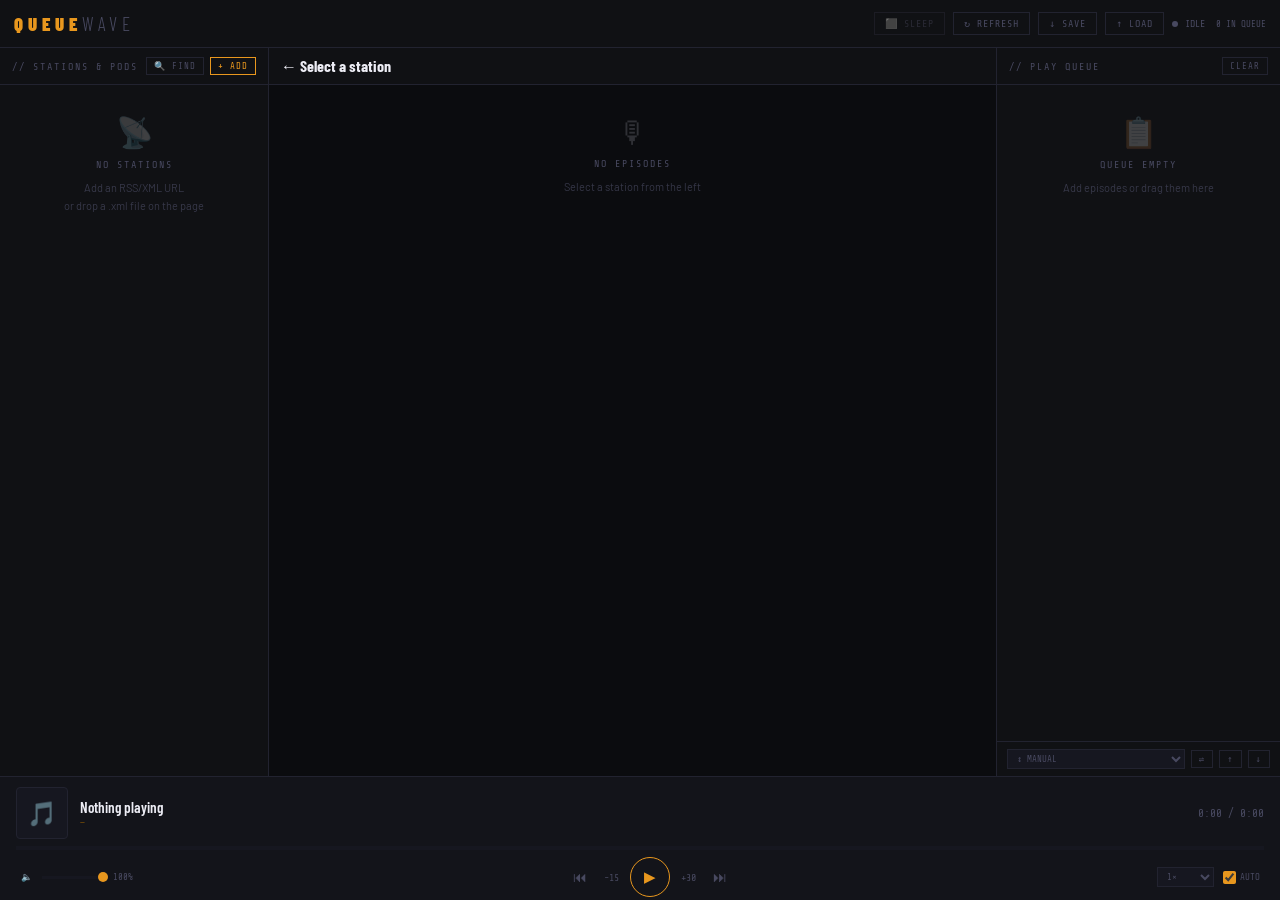
<file: index.html>
<!DOCTYPE html>
<html lang="en">
<head>
<meta charset="UTF-8">
<meta name="viewport" content="width=device-width, initial-scale=1.0">
<title>QueueWave</title>
<link href="https://fonts.googleapis.com/css2?family=Share+Tech+Mono&family=Barlow+Condensed:wght@300;400;600;700;900&family=Barlow:wght@300;400;500&display=swap" rel="stylesheet">
<link rel="stylesheet" href="css.css">
</head>
<body>

<div id="blackout" onclick="exitBlackout()">
  <div id="bo-hint">CLICK ANYWHERE TO WAKE</div>
</div>
<audio id="audio" preload="metadata"></audio>

<!-- DESCRIPTION TOOLTIP -->
<div id="desc-tip">
  <div id="desc-tip-title"></div>
  <div id="desc-tip-body"></div>
</div>

<header>
  <div class="logo">Queue<span>wave</span></div>
  <button class="hbtn sleep hbtn-hide" onclick="enterBlackout()">⬛ SLEEP</button>
  <button class="hbtn hbtn-hide" onclick="refreshAllFeeds()" title="Refresh all stations">↻ REFRESH</button>
  <button class="hbtn hbtn-hide" onclick="exportJSON()">↓ SAVE</button>
  <button class="hbtn hbtn-hide" onclick="document.getElementById('importFile').click()">↑ LOAD</button>
  <input type="file" id="importFile" accept=".json">
  <!-- Mobile only: compact sleep + hamburger menu -->
  <button class="hbtn sleep" id="mob-sleep-btn" onclick="enterBlackout()" style="display:none">⬛</button>
  <button class="hbtn" id="mob-menu-btn" aria-label="Menu">☰ MENU</button>
  <div id="mob-menu">
    <button class="hbtn" onclick="refreshAllFeeds();closeMobMenu()">↻ REFRESH</button>
    <button class="hbtn" onclick="exportJSON();closeMobMenu()">↓ SAVE</button>
    <button class="hbtn" onclick="document.getElementById('importFile').click();closeMobMenu()">↑ LOAD</button>
    <button class="hbtn sleep" onclick="enterBlackout();closeMobMenu()">⬛ SLEEP</button>
  </div>
  <div class="status">
    <span class="dot" id="sdot"></span>
    <span id="stxt">IDLE</span>
    <span id="qct" style="margin-left:4px;font-size:9px;">0 IN QUEUE</span>
  </div>
</header>

<div class="grid">

  <!-- FEEDS -->
  <div class="panel mob-active" id="mob-panel-stations">
    <div class="ph">
      <span class="pt">// STATIONS &amp; PODS</span>
      <button class="btn sm" id="findBtn">🔍 FIND</button>
      <button class="btn pri sm" id="addBtn">+ ADD</button>
    </div>
    <!-- PODCAST SEARCH PANEL -->
    <div class="search-panel" id="searchPanel">
      <div class="search-inner">
        <div class="search-tabs">
          <button class="stab on" id="tabPodcast">PODCASTS</button>
          <button class="stab" id="tabURL">BY URL / FILE</button>
        </div>
        <!-- Podcast search tab -->
        <div id="searchTab">
          <div class="search-row" style="margin-top:4px;">
            <input type="text" id="searchInput" placeholder="Search podcasts…">
            <button class="btn sm pri" id="searchGoBtn">GO</button>
          </div>
          <div class="search-results" id="searchResults">
            <div class="sr-none">Type a show name and press GO</div>
          </div>
        </div>
        <!-- URL/File tab (moved from addForm) -->
        <div id="urlTab" style="display:none;margin-top:4px;">
          <div style="display:flex;flex-direction:column;gap:7px;">
            <input type="url" id="urlInput" placeholder="https://feeds.example.com/rss.xml">
            <button class="btn pri" id="loadUrlBtn" style="width:100%">LOAD URL</button>
            <div class="or-sep">— or —</div>
            <label class="drop-zone" for="xmlFile">📂 CLICK TO LOAD XML FILE</label>
            <input type="file" id="xmlFile" accept=".xml,.rss">
          </div>
        </div>
        <button class="btn sm" id="closeFindBtn" style="align-self:flex-end;margin-top:2px;">CLOSE</button>
      </div>
    </div>

    <div class="scroll" id="feedList">
      <div class="empty"><div class="empty-ico">📡</div><div class="empty-ttl">No Stations</div><div class="empty-sub">Add an RSS/XML URL<br>or drop a .xml file on the page</div></div>
    </div>
  </div>

  <!-- EPISODES -->
  <div class="panel" id="mob-panel-episodes" style="background:var(--bg);">
    <div class="ep-bar">
      <div class="ep-feed-title" id="epTitle">← Select a station</div>
      <button class="btn sm" id="addAllBtn" style="display:none">+ ADD ALL</button>
    </div>
    <div class="scroll" id="epList">
      <div class="empty"><div class="empty-ico">🎙</div><div class="empty-ttl">No Episodes</div><div class="empty-sub">Select a station from the left</div></div>
    </div>
  </div>

  <!-- QUEUE -->
  <div class="panel" id="mob-panel-queue">
    <div class="ph">
      <span class="pt">// PLAY QUEUE</span>
      <button class="btn sm danger" id="clearQBtn">CLEAR</button>
    </div>
    <div class="scroll" id="qList">
      <div class="empty"><div class="empty-ico">📋</div><div class="empty-ttl">Queue Empty</div><div class="empty-sub">Add episodes or drag them here</div></div>
    </div>
    <div class="pf">
      <select class="sort-sel" id="sortSel" title="Sort queue">
        <option value="manual">↕ MANUAL</option>
        <option value="newest">↓ NEWEST</option>
        <option value="oldest">↑ OLDEST</option>
        <option value="az">A → Z</option>
        <option value="za">Z → A</option>
        <option value="station">STATION</option>
        <option value="duration">DURATION</option>
      </select>
      <button class="btn sm" id="shuffleBtn" title="Shuffle">⇌</button>
      <button class="btn sm" id="moveUpBtn" title="Move selected up">↑</button>
      <button class="btn sm" id="moveDownBtn" title="Move selected down">↓</button>
    </div>
  </div>

</div>

<!-- MOBILE BOTTOM TAB BAR -->
<div id="mob-tabs">
  <button class="mtab on" id="mtab-stations" onclick="mobTab('stations')">
    <span class="mtab-ico">📡</span>
    <span class="mtab-lbl">STATIONS</span>
  </button>
  <button class="mtab" id="mtab-episodes" onclick="mobTab('episodes')">
    <span class="mtab-ico">🎙</span>
    <span class="mtab-lbl">EPISODES</span>
  </button>
  <button class="mtab" id="mtab-queue" onclick="mobTab('queue')">
    <span class="mtab-ico">📋</span>
    <span class="mtab-lbl">QUEUE</span>
    <span class="q-badge" id="qBadge"></span>
  </button>
</div>

<!-- PLAYER -->
<div class="player">
  <div class="player-top">
    <div class="np-art" id="npArt">🎵</div>
    <div class="np-info">
      <div class="np-title" id="npTitle">Nothing playing</div>
      <div class="np-feed"  id="npFeed">—</div>
    </div>
    <div class="np-time"><span id="curT">0:00</span> / <span id="totT">0:00</span></div>
  </div>
  <div class="prog-wrap">
    <div class="prog" id="prog"><div class="prog-fill" id="progFill"></div></div>
  </div>
  <div class="ctrl-row">
    <div class="mono-lbl">🔈</div>
    <input type="range" class="vol-sl" id="volSl" min="0" max="1" step="0.02" value="1">
    <span class="vol-pct" id="volPct">100%</span>
    <div class="spc"></div>
    <button class="ctrl" id="prevBtn">⏮</button>
    <button class="ctrl" id="skipBkBtn" style="font-family:var(--mono);font-size:10px;">-15</button>
    <button class="ctrl play" id="playBtn">▶</button>
    <button class="ctrl" id="skipFwBtn" style="font-family:var(--mono);font-size:10px;">+30</button>
    <button class="ctrl" id="nextBtn">⏭</button>
    <div class="spc"></div>
    <select class="spd" id="spd">
      <option value="0.75">0.75×</option><option value="1" selected>1×</option>
      <option value="1.25">1.25×</option><option value="1.5">1.5×</option>
      <option value="1.75">1.75×</option><option value="2">2×</option>
    </select>
    <label class="auto-lbl"><input type="checkbox" id="autoAdv" checked> AUTO</label>
  </div>
</div>

<div id="toast"></div>

<script src="js.js"></script>
</body>
</html>
</file>
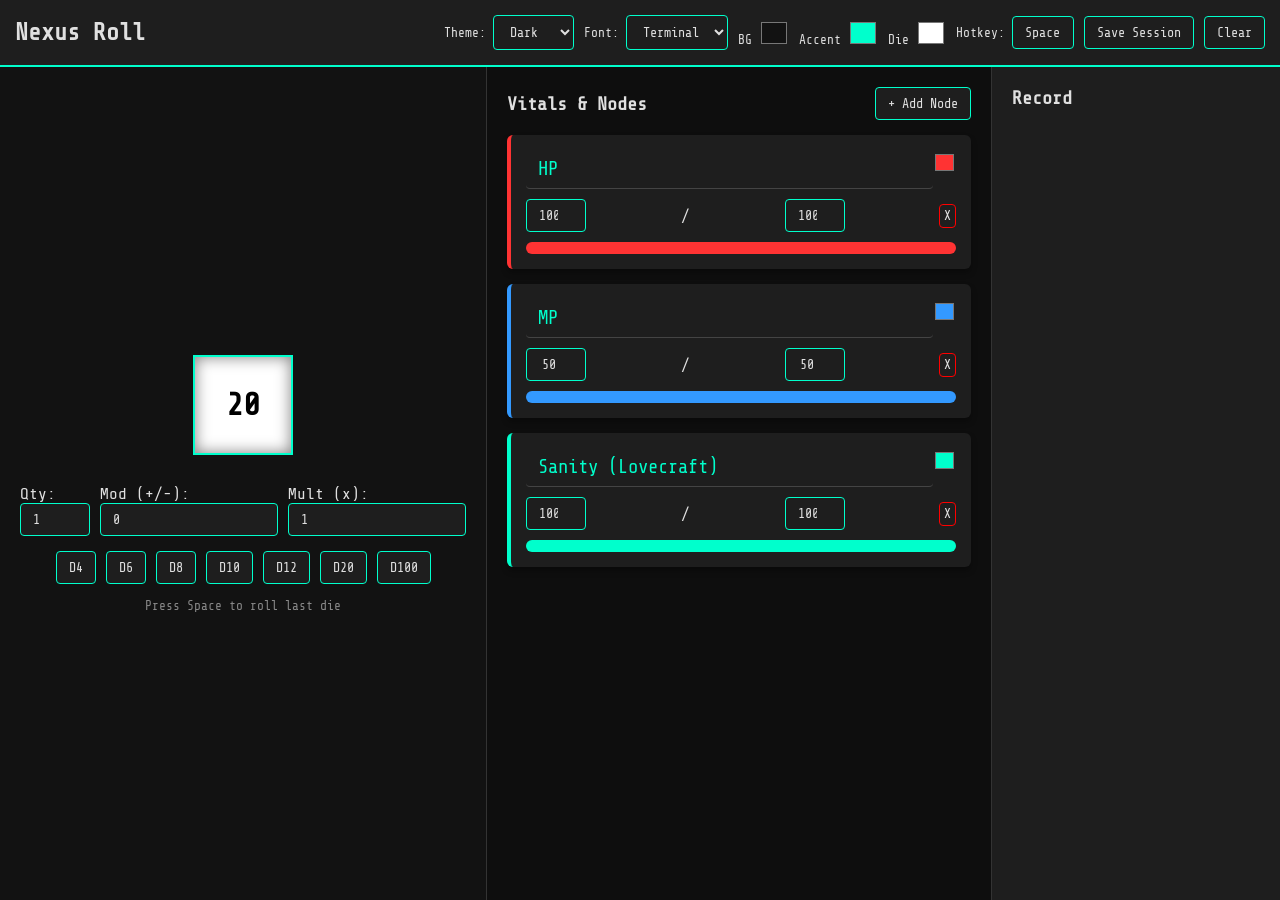
<file: html/die.html>
<!DOCTYPE html>
<html lang="en">
<head>
    <meta charset="UTF-8">
    <meta name="viewport" content="width=device-width, initial-scale=1.0">
    <title>Nexus Roll - Node-Based RPG Tracker</title>
    <link id="google-font" href="https://fonts.googleapis.com/css2?family=Share+Tech+Mono&display=swap" rel="stylesheet">
    <style>
        :root {
            --bg-color: #121212;
            --text-color: #e0e0e0;
            --panel-bg: #1e1e1e;
            --accent-color: #00ffcc;
            --die-color: #ffffff;
            --font-family: 'Share Tech Mono', monospace;
        }

        * { box-sizing: border-box; margin: 0; padding: 0; }

        body {
            background-color: var(--bg-color);
            color: var(--text-color);
            font-family: var(--font-family);
            transition: all 0.3s ease;
            display: flex;
            flex-direction: column;
            height: 100vh;
            overflow-x: hidden;
        }

        header {
            background-color: var(--panel-bg);
            padding: 15px;
            display: flex;
            justify-content: space-between;
            align-items: center;
            border-bottom: 2px solid var(--accent-color);
            flex-wrap: wrap;
            gap: 10px;
        }

        .controls { display: flex; gap: 10px; align-items: center; flex-wrap: wrap;}
        button, select, input[type="text"], input[type="number"] {
            background: var(--panel-bg);
            color: var(--text-color);
            border: 1px solid var(--accent-color);
            padding: 8px 12px;
            cursor: pointer;
            font-family: var(--font-family);
            border-radius: 4px;
            outline: none;
        }
        button:hover { background: var(--accent-color); color: #000; }
        
        .main-content {
            display: flex;
            flex: 1;
            overflow: hidden;
            flex-direction: column;
        }

        @media (min-width: 768px) {
            .main-content { flex-direction: row; }
        }

        /* 3D Dice Section */
        .dice-section {
            flex: 1;
            display: flex;
            flex-direction: column;
            align-items: center;
            justify-content: center;
            padding: 20px;
            border-right: 1px solid #333;
        }

        .scene {
            width: 100px; height: 100px;
            perspective: 400px;
            margin-bottom: 30px;
        }

        .cube {
            width: 100%; height: 100%;
            position: relative;
            transform-style: preserve-3d;
            transform: translateZ(-50px);
            transition: transform 0.5s;
        }

        .cube.rolling {
            animation: rollDie 0.8s cubic-bezier(0.175, 0.885, 0.32, 1.275);
        }

        .cube__face {
            position: absolute;
            width: 100px; height: 100px;
            background: var(--die-color);
            border: 2px solid var(--accent-color);
            display: flex; justify-content: center; align-items: center;
            font-size: 2em; font-weight: bold; color: #000;
            box-shadow: inset 0 0 15px rgba(0,0,0,0.5);
        }

        .cube__face--front  { transform: rotateY(  0deg) translateZ(50px); }
        .cube__face--right  { transform: rotateY( 90deg) translateZ(50px); }
        .cube__face--back   { transform: rotateY(180deg) translateZ(50px); }
        .cube__face--left   { transform: rotateY(-90deg) translateZ(50px); }
        .cube__face--top    { transform: rotateX( 90deg) translateZ(50px); }
        .cube__face--bottom { transform: rotateX(-90deg) translateZ(50px); }

        @keyframes rollDie {
            0% { transform: translateZ(-50px) rotateX(0deg) rotateY(0deg); }
            50% { transform: translateZ(-50px) rotateX(720deg) rotateY(360deg); }
            100% { transform: translateZ(-50px) rotateX(1080deg) rotateY(720deg); }
        }

        .die-buttons {
            display: flex; gap: 10px; flex-wrap: wrap; justify-content: center; margin-bottom: 15px;
        }

        .modifier-box { display: flex; gap: 10px; align-items: center; margin-bottom: 15px; }

        /* Nodes Section */
        .nodes-section {
            flex: 1.5;
            padding: 20px;
            overflow-y: auto;
            background: rgba(0,0,0,0.2);
        }
        
        .node-header {
            display: flex; justify-content: space-between; margin-bottom: 15px; align-items: center;
        }

        .node-grid {
            display: grid;
            grid-template-columns: repeat(auto-fill, minmax(250px, 1fr));
            gap: 15px;
        }

        .node-card {
            background: var(--panel-bg);
            border-left: 4px solid var(--node-color, var(--accent-color));
            padding: 15px;
            border-radius: 6px;
            box-shadow: 0 4px 6px rgba(0,0,0,0.3);
        }

        .node-card input[type="text"] {
            width: 100%; border: none; background: transparent; 
            font-size: 1.2em; color: var(--accent-color); margin-bottom: 10px; border-bottom: 1px solid #444;
        }

        .stat-controls { display: flex; justify-content: space-between; align-items: center; margin-bottom: 10px; }
        .stat-controls input { width: 60px; text-align: center; }

        .progress-bar {
            width: 100%; height: 12px; background: #333; border-radius: 6px; overflow: hidden;
        }
        .progress-fill {
            height: 100%; background: var(--node-color, var(--accent-color));
            width: 100%; transition: width 0.3s ease;
        }

        /* History Section */
        .history-section {
            flex: 0.8;
            background: var(--panel-bg);
            padding: 20px;
            overflow-y: auto;
            border-left: 1px solid #333;
        }

        #history-list { list-style: none; margin-top: 15px; }
        #history-list li {
            padding: 8px 0; border-bottom: 1px dashed #444;
            display: flex; justify-content: space-between;
        }
        .roll-total { color: var(--accent-color); font-weight: bold; font-size: 1.2em; }

        .settings-panel { display: flex; gap: 10px; align-items: center; flex-wrap: wrap; font-size: 0.8em; }
        input[type="color"] { width: 30px; height: 30px; border: none; cursor: pointer; background: transparent; }

    </style>
</head>
<body>

    <header>
        <h2>Nexus Roll</h2>
        <div class="settings-panel">
            <label>Theme: <select id="theme-select" onchange="changeTheme()">
                <option value="dark">Dark</option>
                <option value="light">Light</option>
            </select></label>
            <label>Font: <select id="font-select" onchange="changeFont()">
                <option value="Share Tech Mono">Terminal</option>
                <option value="Roboto">Modern</option>
                <option value="Cinzel">Fantasy</option>
            </select></label>
            <label>BG <input type="color" id="bg-color" value="#121212" onchange="updateColors()"></label>
            <label>Accent <input type="color" id="accent-color" value="#00ffcc" onchange="updateColors()"></label>
            <label>Die <input type="color" id="die-color" value="#ffffff" onchange="updateColors()"></label>
            <label>Hotkey: <input type="text" id="hotkey" value="Space" size="4" readonly onclick="setHotkey(this)"></label>
            <button onclick="saveSession()">Save Session</button>
            <button onclick="clearSession()">Clear</button>
        </div>
    </header>

    <div class="main-content">
        <div class="dice-section">
            <div class="scene">
                <div class="cube" id="cube">
                    <div class="cube__face cube__face--front" id="die-face">20</div>
                    <div class="cube__face cube__face--right">D</div>
                    <div class="cube__face cube__face--back">I</div>
                    <div class="cube__face cube__face--left">C</div>
                    <div class="cube__face cube__face--top">E</div>
                    <div class="cube__face cube__face--bottom">!</div>
                </div>
            </div>

            <div class="modifier-box">
                <label>Qty: <input type="number" id="die-qty" value="1" min="1" max="100"></label>
                <label>Mod (+/-): <input type="number" id="die-mod" value="0"></label>
                <label>Mult (x): <input type="number" id="die-mult" value="1"></label>
            </div>

            <div class="die-buttons">
                <button onclick="roll(4)">D4</button>
                <button onclick="roll(6)">D6</button>
                <button onclick="roll(8)">D8</button>
                <button onclick="roll(10)">D10</button>
                <button onclick="roll(12)">D12</button>
                <button onclick="roll(20)">D20</button>
                <button onclick="roll(100)">D100</button>
            </div>
            <p style="font-size: 0.8em; color: #888;">Press <span id="hotkey-display">Space</span> to roll last die</p>
        </div>

        <div class="nodes-section">
            <div class="node-header">
                <h3>Vitals & Nodes</h3>
                <button onclick="addNode()">+ Add Node</button>
            </div>
            <div class="node-grid" id="node-container">
                </div>
        </div>

        <div class="history-section">
            <h3>Record</h3>
            <ul id="history-list"></ul>
        </div>
    </div>

    <script>
        let lastDie = 20;
        let rollHotkey = " ";
        let nodes = [];

        // --- Core Roll Logic ---
        function roll(sides) {
            lastDie = sides;
            const qty = parseInt(document.getElementById('die-qty').value) || 1;
            const mod = parseInt(document.getElementById('die-mod').value) || 0;
            const mult = parseFloat(document.getElementById('die-mult').value) || 1;

            const cube = document.getElementById('cube');
            cube.classList.remove('rolling');
            void cube.offsetWidth; // Trigger reflow
            cube.classList.add('rolling');

            setTimeout(() => {
                let totalRaw = 0;
                let rolls = [];
                for(let i=0; i<qty; i++){
                    const r = Math.floor(Math.random() * sides) + 1;
                    rolls.push(r);
                    totalRaw += r;
                }

                const finalTotal = Math.floor((totalRaw + mod) * mult);
                document.getElementById('die-face').innerText = rolls[0]; // Show first die on cube
                
                logRoll(sides, qty, mod, mult, rolls, finalTotal);
                cube.classList.remove('rolling');
            }, 800); // Matches CSS animation time
        }

        function logRoll(sides, qty, mod, mult, rolls, total) {
            const list = document.getElementById('history-list');
            const li = document.createElement('li');
            
            let expression = `${qty}d${sides} [${rolls.join(',')}]`;
            if(mod !== 0) expression += ` ${mod > 0 ? '+' : ''}${mod}`;
            if(mult !== 1) expression += ` x${mult}`;

            li.innerHTML = `<span>${expression}</span> <span class="roll-total">${total}</span>`;
            list.prepend(li);
            saveSession();
        }

        // --- Hotkeys ---
        function setHotkey(inputEl) {
            inputEl.value = "Press key...";
            const handler = function(e) {
                rollHotkey = e.key;
                inputEl.value = e.key === " " ? "Space" : e.key;
                document.getElementById('hotkey-display').innerText = inputEl.value;
                window.removeEventListener('keydown', handler);
                saveSession();
            };
            window.addEventListener('keydown', handler);
        }

        window.addEventListener('keydown', (e) => {
            if(e.key === rollHotkey && e.target.tagName !== 'INPUT') {
                e.preventDefault();
                roll(lastDie);
            }
        });

        // --- Node System ---
        function addNode(name = "New Node", current = 100, max = 100, color = "#bb00ff") {
            const id = Date.now() + Math.random();
            nodes.push({ id, name, current, max, color });
            renderNodes();
            saveSession();
        }

        function updateNode(id, field, value) {
            const node = nodes.find(n => n.id === id);
            if(node) {
                node[field] = value;
                if(field === 'current' || field === 'max') {
                    if(node.current > node.max) node.current = node.max;
                    if(node.current < 0) node.current = 0;
                }
                renderNodes();
                saveSession();
            }
        }

        function deleteNode(id) {
            nodes = nodes.filter(n => n.id !== id);
            renderNodes();
            saveSession();
        }

        function renderNodes() {
            const container = document.getElementById('node-container');
            container.innerHTML = '';
            nodes.forEach(node => {
                const pct = Math.max(0, Math.min(100, (node.current / node.max) * 100));
                
                const card = document.createElement('div');
                card.className = 'node-card';
                card.style.setProperty('--node-color', node.color);
                
                card.innerHTML = `
                    <div style="display:flex; justify-content:space-between;">
                        <input type="text" value="${node.name}" onchange="updateNode(${node.id}, 'name', this.value)">
                        <input type="color" value="${node.color}" onchange="updateNode(${node.id}, 'color', this.value)" style="width:25px; height:25px; padding:0; border:none;">
                    </div>
                    <div class="stat-controls">
                        <input type="number" value="${node.current}" onchange="updateNode(${node.id}, 'current', Number(this.value))">
                        <span>/</span>
                        <input type="number" value="${node.max}" onchange="updateNode(${node.id}, 'max', Number(this.value))">
                        <button onclick="deleteNode(${node.id})" style="padding: 4px; font-size: 0.8em; border-color: red;">X</button>
                    </div>
                    <div class="progress-bar">
                        <div class="progress-fill" style="width: ${pct}%"></div>
                    </div>
                `;
                container.appendChild(card);
            });
        }

        // --- Theming & Settings ---
        function changeTheme() {
            const theme = document.getElementById('theme-select').value;
            const root = document.documentElement;
            if(theme === 'light') {
                root.style.setProperty('--bg-color', '#f0f0f0');
                root.style.setProperty('--panel-bg', '#ffffff');
                root.style.setProperty('--text-color', '#121212');
            } else {
                root.style.setProperty('--bg-color', '#121212');
                root.style.setProperty('--panel-bg', '#1e1e1e');
                root.style.setProperty('--text-color', '#e0e0e0');
            }
            saveSession();
        }

        function updateColors() {
            const root = document.documentElement;
            root.style.setProperty('--bg-color', document.getElementById('bg-color').value);
            root.style.setProperty('--accent-color', document.getElementById('accent-color').value);
            root.style.setProperty('--die-color', document.getElementById('die-color').value);
            saveSession();
        }

        function changeFont() {
            const font = document.getElementById('font-select').value;
            const fontLink = document.getElementById('google-font');
            fontLink.href = `https://fonts.googleapis.com/css2?family=${font.replace(/ /g, '+')}&display=swap`;
            document.documentElement.style.setProperty('--font-family', `'${font}', sans-serif`);
            saveSession();
        }

        // --- Save/Load Session ---
        function saveSession() {
            const settings = {
                theme: document.getElementById('theme-select').value,
                font: document.getElementById('font-select').value,
                bg: document.getElementById('bg-color').value,
                accent: document.getElementById('accent-color').value,
                die: document.getElementById('die-color').value,
                hotkey: document.getElementById('hotkey').value,
                lastDie: lastDie
            };
            const historyHTML = document.getElementById('history-list').innerHTML;
            
            localStorage.setItem('nexusRollNodes', JSON.stringify(nodes));
            localStorage.setItem('nexusRollSettings', JSON.stringify(settings));
            localStorage.setItem('nexusRollHistory', historyHTML);
        }

        function loadSession() {
            const savedNodes = localStorage.getItem('nexusRollNodes');
            if(savedNodes) nodes = JSON.parse(savedNodes);
            else {
                // Default Starting Nodes
                addNode("HP", 100, 100, "#ff3333");
                addNode("MP", 50, 50, "#3399ff");
                addNode("Sanity (Lovecraft)", 100, 100, "#00ffcc");
            }
            renderNodes();

            const savedSettings = localStorage.getItem('nexusRollSettings');
            if(savedSettings) {
                const s = JSON.parse(savedSettings);
                document.getElementById('theme-select').value = s.theme;
                document.getElementById('font-select').value = s.font;
                document.getElementById('bg-color').value = s.bg;
                document.getElementById('accent-color').value = s.accent;
                document.getElementById('die-color').value = s.die;
                
                document.getElementById('hotkey').value = s.hotkey;
                rollHotkey = s.hotkey === "Space" ? " " : s.hotkey;
                document.getElementById('hotkey-display').innerText = s.hotkey;
                lastDie = s.lastDie;

                changeTheme();
                changeFont();
                updateColors();
            }

            const historyHTML = localStorage.getItem('nexusRollHistory');
            if(historyHTML) document.getElementById('history-list').innerHTML = historyHTML;
        }

        function clearSession() {
            if(confirm("Clear all nodes and history?")) {
                localStorage.clear();
                location.reload();
            }
        }

        // Init
        window.onload = loadSession;

    </script>
</body>
</html>
</file>
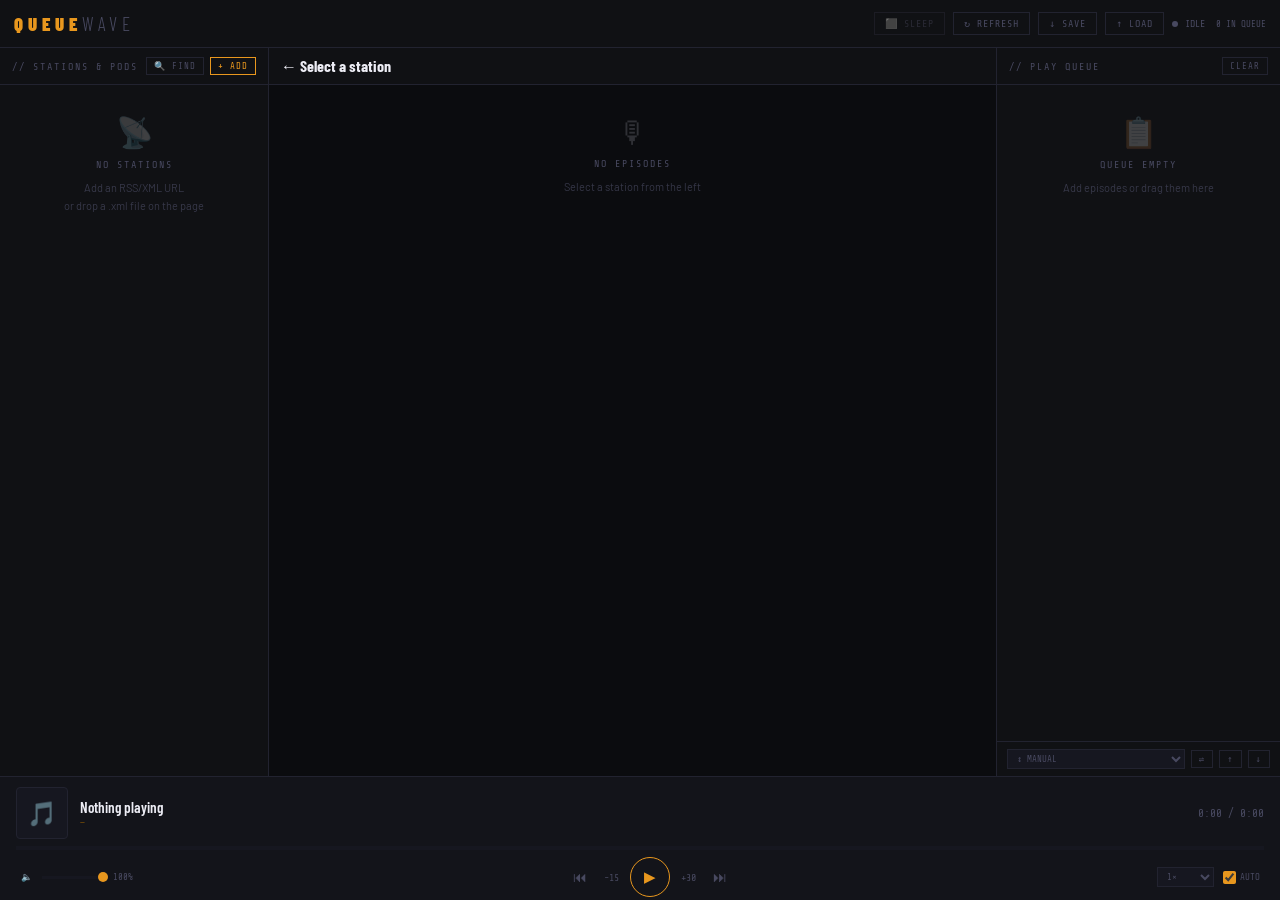
<file: html/final.html>
<!DOCTYPE html>
<html lang="en">
<head>
<meta charset="UTF-8">
<meta name="viewport" content="width=device-width, initial-scale=1.0">
<title>QueueWave</title>
<link href="https://fonts.googleapis.com/css2?family=Share+Tech+Mono&family=Barlow+Condensed:wght@300;400;600;700;900&family=Barlow:wght@300;400;500&display=swap" rel="stylesheet">
<style>
*,*::before,*::after{box-sizing:border-box;margin:0;padding:0;}
html,body{height:100%;overflow:hidden;}
:root{
  --bg:#0b0c0f; --bg2:#101114; --bg3:#161720; --panel:#13141a;
  --border:#222330; --border2:#1c1d28;
  --amber:#e8971e; --amber-lo:#7a4e08; --amber-glow:rgba(232,151,30,.13);
  --green:#38d47e; --red:#e05555; --blue:#4a9eff;
  --text:#bfc0cc; --dim:#484960; --bright:#ededf5;
  --mono:'Share Tech Mono',monospace;
  --cond:'Barlow Condensed',sans-serif;
  --sans:'Barlow',sans-serif;
  --hdr:48px; --ply:124px;
}
body{background:var(--bg);color:var(--text);font-family:var(--sans);display:flex;flex-direction:column;}

/* BLACKOUT */
#blackout{display:none;position:fixed;inset:0;background:#000;z-index:9999;cursor:pointer;}
#blackout.on{display:block;}
#bo-hint{position:absolute;bottom:32px;left:50%;transform:translateX(-50%);font-family:var(--mono);font-size:11px;color:#1a1a1a;letter-spacing:3px;animation:fadeHint 4s ease forwards;}
@keyframes fadeHint{0%{color:#333}80%{color:#333}100%{color:#000}}

/* HEADER */
header{flex:0 0 var(--hdr);height:var(--hdr);background:var(--bg2);border-bottom:1px solid var(--border);display:flex;align-items:center;padding:0 14px;gap:8px;z-index:20;}
.logo{font-family:var(--cond);font-weight:900;font-size:19px;letter-spacing:5px;color:var(--amber);text-transform:uppercase;margin-right:auto;}
.logo span{color:var(--dim);font-weight:300;}
.hbtn{font-family:var(--mono);font-size:10px;background:transparent;border:1px solid var(--border);color:var(--dim);padding:5px 10px;cursor:pointer;letter-spacing:1px;transition:all .15s;white-space:nowrap;}
.hbtn:hover{border-color:var(--amber);color:var(--amber);}
.hbtn.sleep{border-color:#1c1c24;color:#2a2a35;}
.hbtn.sleep:hover{border-color:#44445a;color:#888;background:#0a0a0c;}
.status{display:flex;align-items:center;gap:7px;font-family:var(--mono);font-size:10px;color:var(--dim);white-space:nowrap;}
.dot{width:6px;height:6px;border-radius:50%;background:var(--dim);}
.dot.live{background:var(--green);box-shadow:0 0 5px var(--green);animation:blink 2s infinite;}
@keyframes blink{0%,100%{opacity:1}50%{opacity:.25}}

/* GRID */
.grid{flex:1;min-height:0;display:grid;grid-template-columns:268px 1fr 284px;overflow:hidden;}

/* PANELS */
.panel{display:flex;flex-direction:column;overflow:hidden;background:var(--bg2);}
.panel+.panel{border-left:1px solid var(--border);}
.ph{flex:0 0 auto;padding:9px 12px;border-bottom:1px solid var(--border);display:flex;align-items:center;gap:6px;background:var(--bg2);}
.pt{font-family:var(--mono);font-size:10px;color:var(--dim);letter-spacing:2px;flex:1;}
.pf{flex:0 0 auto;border-top:1px solid var(--border);padding:7px 10px;display:flex;gap:6px;align-items:center;}
.scroll{flex:1;min-height:0;overflow-y:auto;overflow-x:hidden;}
::-webkit-scrollbar{width:3px;} ::-webkit-scrollbar-track{background:transparent;} ::-webkit-scrollbar-thumb{background:var(--border);} ::-webkit-scrollbar-thumb:hover{background:var(--amber-lo);}

/* BUTTONS */
.btn{font-family:var(--mono);font-size:10px;background:transparent;border:1px solid var(--border);color:var(--dim);padding:5px 9px;cursor:pointer;transition:all .15s;letter-spacing:1px;white-space:nowrap;}
.btn:hover{border-color:var(--amber);color:var(--amber);}
.btn.pri{border-color:var(--amber);color:var(--amber);}
.btn.pri:hover{background:var(--amber);color:#000;}
.btn.sm{padding:3px 7px;font-size:9px;}
.btn.danger:hover{border-color:var(--red);color:var(--red);}

/* INPUTS */
input[type=url],input[type=text]{width:100%;background:var(--bg);border:1px solid var(--border);color:var(--bright);font-family:var(--mono);font-size:11px;padding:7px 9px;outline:none;transition:border-color .15s;}
input:focus{border-color:var(--amber);} input::placeholder{color:var(--dim);} input[type=file]{display:none;}
input[type=range]{-webkit-appearance:none;height:3px;background:var(--bg3);outline:none;cursor:pointer;}
input[type=range]::-webkit-slider-thumb{-webkit-appearance:none;width:10px;height:10px;background:var(--amber);border-radius:50%;}
select.sort-sel{background:var(--bg3);border:1px solid var(--border);color:var(--dim);font-family:var(--mono);font-size:9px;padding:3px 5px;cursor:pointer;outline:none;flex:1;}
select.sort-sel:hover,select.sort-sel:focus{border-color:var(--amber);color:var(--amber);}

/* ADD FORM */
.add-form{flex:0 0 auto;overflow:hidden;max-height:0;transition:max-height .25s ease;background:var(--bg3);}
.add-form.open{max-height:230px;border-bottom:1px solid var(--border);}
.add-form-inner{padding:10px;display:flex;flex-direction:column;gap:7px;}
.drop-zone{border:1px dashed var(--border);padding:8px;text-align:center;font-family:var(--mono);font-size:10px;color:var(--dim);cursor:pointer;transition:all .15s;}
.drop-zone:hover{border-color:var(--amber);color:var(--amber);}
.or-sep{text-align:center;font-family:var(--mono);font-size:9px;color:var(--dim);}

/* SEARCH PANEL */
.search-panel{flex:0 0 auto;overflow:hidden;max-height:0;transition:max-height .3s ease;background:var(--bg3);}
.search-panel.open{max-height:480px;border-bottom:1px solid var(--border);}
.search-inner{padding:10px;display:flex;flex-direction:column;gap:7px;}
.search-row{display:flex;gap:6px;}
.search-row input{flex:1;}
.search-row button{flex-shrink:0;}
.search-results{overflow-y:auto;max-height:360px;}
.sr-card{
  padding:9px 10px;border-bottom:1px solid var(--border2);
  display:flex;gap:9px;align-items:flex-start;
  transition:background .1s;
}
.sr-card:hover{background:rgba(255,255,255,.03);}
.sr-art{
  width:42px;height:42px;flex-shrink:0;border-radius:3px;
  background:var(--bg);border:1px solid var(--border);
  overflow:hidden;display:flex;align-items:center;justify-content:center;font-size:18px;
}
.sr-art img{width:100%;height:100%;object-fit:cover;display:block;}
.sr-info{flex:1;min-width:0;}
.sr-name{font-family:var(--cond);font-weight:600;font-size:13px;color:var(--bright);white-space:nowrap;overflow:hidden;text-overflow:ellipsis;}
.sr-author{font-family:var(--mono);font-size:9px;color:var(--dim);margin-top:1px;white-space:nowrap;overflow:hidden;text-overflow:ellipsis;}
.sr-meta{font-family:var(--mono);font-size:9px;color:var(--amber-lo);margin-top:2px;}
.sr-add{
  flex-shrink:0;align-self:center;
  font-family:var(--mono);font-size:9px;
  background:none;border:1px solid var(--border);
  color:var(--amber);padding:3px 8px;cursor:pointer;
  transition:all .15s;white-space:nowrap;
}
.sr-add:hover{background:var(--amber);color:#000;border-color:var(--amber);}
.sr-add:disabled{color:var(--dim);border-color:var(--border2);cursor:default;background:transparent;}
.sr-none{padding:16px;text-align:center;font-family:var(--mono);font-size:10px;color:var(--dim);}
.search-tabs{display:flex;gap:0;border-bottom:1px solid var(--border);}
.stab{
  flex:1;padding:5px 0;text-align:center;
  font-family:var(--mono);font-size:9px;letter-spacing:1px;
  color:var(--dim);cursor:pointer;border:none;background:transparent;
  border-bottom:2px solid transparent;transition:all .15s;
}
.stab.on{color:var(--amber);border-bottom-color:var(--amber);}
.stab:hover{color:var(--text);}

/* FEED LIST */
.feed-row{
  padding:9px 10px 9px 12px;border-bottom:1px solid var(--border2);
  display:flex;align-items:center;gap:9px;
  cursor:grab;transition:background .1s;position:relative;
}
.feed-row:active{cursor:grabbing;}
.feed-row:hover{background:rgba(255,255,255,.02);}
.feed-row.active{background:var(--amber-glow);}
.feed-row.active::before{content:'';position:absolute;left:0;top:0;bottom:0;width:2px;background:var(--amber);}
.feed-row.drag-src{opacity:.3;}
.feed-row.drop-before{border-top:2px solid var(--amber);}
.feed-row.drop-after{border-bottom:2px solid var(--amber);}
.feed-art{width:36px;height:36px;flex-shrink:0;border-radius:3px;background:var(--bg3);border:1px solid var(--border);overflow:hidden;display:flex;align-items:center;justify-content:center;font-size:15px;pointer-events:none;}
.feed-art img{width:100%;height:100%;object-fit:cover;display:block;}
.feed-meta{flex:1;min-width:0;pointer-events:none;}
.feed-name{font-family:var(--cond);font-weight:600;font-size:13px;color:var(--bright);white-space:nowrap;overflow:hidden;text-overflow:ellipsis;}
.feed-ct{font-family:var(--mono);font-size:9px;color:var(--dim);margin-top:2px;}
.feed-actions{display:flex;gap:3px;opacity:0;transition:opacity .15s;flex-shrink:0;}
.feed-row:hover .feed-actions{opacity:1;}
.feed-ico-btn{background:none;border:none;cursor:pointer;font-size:12px;padding:3px 4px;color:var(--dim);transition:color .15s;}
.feed-ico-btn:hover{color:var(--amber);}
.feed-ico-btn.red:hover{color:var(--red);}
.feed-ico-btn.spinning{animation:spin .7s linear infinite;display:inline-block;}
@keyframes spin{to{transform:rotate(360deg)}}

/* EP BAR */
.ep-bar{flex:0 0 auto;padding:8px 12px;border-bottom:1px solid var(--border);display:flex;align-items:center;gap:8px;background:var(--bg2);}
.ep-feed-title{font-family:var(--cond);font-weight:700;font-size:16px;color:var(--bright);flex:1;min-width:0;white-space:nowrap;overflow:hidden;text-overflow:ellipsis;}

/* EPISODE ROWS */
.ep-row{padding:9px 12px;border-bottom:1px solid var(--border2);display:flex;gap:10px;transition:background .1s;cursor:grab;position:relative;}
.ep-row:active{cursor:grabbing;}
.ep-row:hover{background:rgba(255,255,255,.025);}
.ep-row.playing{background:var(--amber-glow);border-left:2px solid var(--amber);}
.ep-row.inq{opacity:.45;}
.ep-row.drag-src{opacity:.3;}
.ep-thumb{width:54px;height:54px;flex-shrink:0;border-radius:3px;background:var(--bg3);border:1px solid var(--border);overflow:hidden;display:flex;align-items:center;justify-content:center;font-size:22px;color:var(--dim);align-self:flex-start;}
.ep-thumb img{width:100%;height:100%;object-fit:cover;display:block;}
.ep-body{flex:1;min-width:0;pointer-events:none;}
.ep-title{font-size:13px;font-weight:500;color:var(--bright);line-height:1.35;display:-webkit-box;-webkit-line-clamp:2;-webkit-box-orient:vertical;overflow:hidden;}
.ep-meta{font-family:var(--mono);font-size:9px;color:var(--dim);margin:3px 0;display:flex;gap:10px;flex-wrap:wrap;}
.ep-desc{font-size:11px;color:var(--dim);line-height:1.45;display:-webkit-box;-webkit-line-clamp:2;-webkit-box-orient:vertical;overflow:hidden;cursor:help;}
.ep-btns{display:flex;flex-direction:column;gap:4px;flex-shrink:0;align-items:flex-end;}
.ep-add,.ep-play{opacity:0;font-family:var(--mono);font-size:9px;background:none;border:1px solid var(--border);padding:3px 7px;cursor:pointer;transition:all .15s;white-space:nowrap;}
.ep-row:hover .ep-add,.ep-row:hover .ep-play{opacity:1;}
.ep-add{color:var(--amber);}
.ep-add:hover{background:var(--amber);color:#000;border-color:var(--amber);}
.ep-add.done{color:var(--dim);cursor:default;}
.ep-add.done:hover{background:transparent;color:var(--dim);border-color:var(--border);}
.ep-play{color:var(--dim);}
.ep-play:hover{border-color:var(--green);color:var(--green);}

/* DESCRIPTION TOOLTIP */
#desc-tip{
  display:none;position:fixed;z-index:5000;
  max-width:320px;min-width:180px;
  background:var(--bg3);border:1px solid var(--border);
  padding:10px 12px;
  font-family:var(--sans);font-size:11px;color:var(--text);line-height:1.55;
  box-shadow:0 8px 28px rgba(0,0,0,.7);
  pointer-events:none;
}
#desc-tip.on{display:block;}
#desc-tip-title{font-family:var(--cond);font-weight:700;font-size:13px;color:var(--bright);margin-bottom:6px;}

/* QUEUE ROWS */
.q-row{padding:8px 10px;border-bottom:1px solid var(--border2);display:flex;gap:7px;align-items:flex-start;cursor:grab;transition:background .1s;position:relative;}
.q-row:active{cursor:grabbing;}
.q-row:hover{background:rgba(255,255,255,.02);}
.q-row.cur{background:var(--amber-glow);}
.q-row.sel{box-shadow:inset 0 0 0 1px var(--border);}
.q-row.drag-src{opacity:.3;}
.q-row.drop-before{border-top:2px solid var(--amber);}
.q-num{font-family:var(--mono);font-size:9px;color:var(--dim);width:18px;flex-shrink:0;padding-top:2px;}
.q-art{width:32px;height:32px;flex-shrink:0;border-radius:2px;background:var(--bg3);overflow:hidden;display:flex;align-items:center;justify-content:center;font-size:13px;}
.q-art img{width:100%;height:100%;object-fit:cover;display:block;}
.q-info{flex:1;min-width:0;pointer-events:none;}
.q-title{font-size:11px;color:var(--bright);line-height:1.35;display:-webkit-box;-webkit-line-clamp:2;-webkit-box-orient:vertical;overflow:hidden;}
.q-feed{font-family:var(--mono);font-size:9px;color:var(--amber-lo);margin-top:2px;}
.q-del{opacity:0;background:none;border:none;color:var(--red);cursor:pointer;font-size:11px;padding:1px 2px;transition:opacity .15s;flex-shrink:0;}
.q-row:hover .q-del{opacity:1;}
#qList.drop-active{outline:2px dashed var(--amber);outline-offset:-3px;}
#qList.drop-end::after{content:'';display:block;height:2px;background:var(--amber);margin:0 10px;}

/* TOUCH GHOST */
.dnd-ghost{position:fixed;pointer-events:none;z-index:8000;background:var(--bg3);border:1px solid var(--amber);padding:6px 10px;font-family:var(--mono);font-size:10px;color:var(--amber);max-width:220px;white-space:nowrap;overflow:hidden;text-overflow:ellipsis;box-shadow:0 8px 24px rgba(0,0,0,.7);opacity:.9;}

/* PLAYER */
.player{flex:0 0 var(--ply);height:var(--ply);background:var(--panel);border-top:1px solid var(--border);padding:10px 16px 8px;display:flex;flex-direction:column;gap:7px;}
.player-top{display:flex;align-items:center;gap:12px;}
.np-art{width:52px;height:52px;flex-shrink:0;border-radius:4px;background:var(--bg3);border:1px solid var(--border);overflow:hidden;display:flex;align-items:center;justify-content:center;font-size:24px;position:relative;}
.np-art img{width:100%;height:100%;object-fit:cover;display:block;}
.np-art.playing::after{content:'';position:absolute;inset:-3px;border:1px solid var(--amber);border-radius:5px;animation:pulse 2s infinite;}
@keyframes pulse{0%,100%{opacity:.9}50%{opacity:.15}}
.np-info{flex:1;min-width:0;}
.np-title{font-family:var(--cond);font-weight:600;font-size:15px;color:var(--bright);white-space:nowrap;overflow:hidden;text-overflow:ellipsis;}
.np-feed{font-family:var(--mono);font-size:9px;color:var(--amber-lo);margin-top:2px;}
.np-time{font-family:var(--mono);font-size:11px;color:var(--dim);white-space:nowrap;}
.prog-wrap{display:flex;align-items:center;}
.prog{flex:1;height:4px;background:var(--bg3);cursor:pointer;position:relative;transition:height .1s;}
.prog:hover{height:6px;}
.prog-fill{height:100%;background:var(--amber);width:0%;pointer-events:none;transition:width .2s linear;}
.ctrl-row{display:flex;align-items:center;gap:5px;}
.ctrl{background:none;border:none;color:var(--dim);cursor:pointer;padding:4px 6px;font-size:14px;transition:color .15s;display:flex;align-items:center;}
.ctrl:hover{color:var(--bright);}
.ctrl.play{width:40px;height:40px;border:1px solid var(--amber);color:var(--amber);border-radius:50%;font-size:15px;justify-content:center;transition:all .15s;}
.ctrl.play:hover{background:var(--amber);color:#000;}
.spc{flex:1;}
.mono-lbl{font-family:var(--mono);font-size:9px;color:var(--dim);padding:4px 5px;}
.vol-sl{width:66px;}
.vol-pct{font-family:var(--mono);font-size:9px;color:var(--dim);width:30px;}
select.spd{background:var(--bg3);border:1px solid var(--border);color:var(--dim);font-family:var(--mono);font-size:9px;padding:3px 5px;cursor:pointer;outline:none;}
select.spd:hover{border-color:var(--amber);color:var(--amber);}
.auto-lbl{font-family:var(--mono);font-size:9px;color:var(--dim);display:flex;align-items:center;gap:4px;cursor:pointer;padding:4px;}
.auto-lbl input{accent-color:var(--amber);}
audio{display:none;}

/* EMPTY / LOADING */
.empty{display:flex;flex-direction:column;align-items:center;justify-content:center;padding:28px 16px;gap:9px;text-align:center;}
.empty-ico{font-size:30px;opacity:.2;} .empty-ttl{font-family:var(--mono);font-size:10px;color:var(--dim);letter-spacing:2px;text-transform:uppercase;} .empty-sub{font-size:11px;color:var(--dim);line-height:1.6;opacity:.7;}
.loading{display:flex;align-items:center;justify-content:center;gap:9px;padding:22px;font-family:var(--mono);font-size:10px;color:var(--dim);}
.spin{width:12px;height:12px;border-radius:50%;border:2px solid var(--border);border-top-color:var(--amber);animation:spin .6s linear infinite;display:inline-block;}

/* TOAST */
#toast{position:fixed;bottom:calc(var(--ply) + 10px);left:50%;transform:translateX(-50%) translateY(6px);background:var(--amber);color:#000;font-family:var(--mono);font-size:10px;padding:6px 14px;letter-spacing:1px;opacity:0;transition:all .2s;pointer-events:none;z-index:1000;white-space:nowrap;max-width:90vw;overflow:hidden;text-overflow:ellipsis;}
#toast.on{opacity:1;transform:translateX(-50%) translateY(0);}

/* NEW BADGE */
.badge-new{display:inline-block;background:var(--green);color:#000;font-family:var(--mono);font-size:8px;padding:1px 4px;margin-left:5px;vertical-align:middle;letter-spacing:1px;}

/* ═══════════════════════════════════════════════════════════════
   MOBILE — single pane + bottom tab bar
   ═══════════════════════════════════════════════════════════════ */

/* Bottom tab bar — hidden on desktop */
#mob-tabs{display:none;}

@media(max-width:700px){

  :root{ --hdr:44px; --ply:108px; --mob-tabs:52px; }

  /* ── header collapses ── */
  header{padding:0 10px;gap:6px;}
  .logo{font-size:16px;letter-spacing:3px;}
  /* hide the text header buttons; keep sleep + status */
  .hbtn-hide{display:none;}
  .status{gap:5px;}
  #qct{display:none;}

  /* ── grid becomes a stack; each panel is full-screen ── */
  .grid{
    grid-template-columns:1fr;
    grid-template-rows:1fr;
    position:relative;
  }

  /* all panels absolute, only the active one visible */
  .panel{
    position:absolute;inset:0;
    transition:transform .22s ease, opacity .22s ease;
    transform:translateX(100%);
    opacity:0;
    pointer-events:none;
    z-index:1;
  }
  .panel.mob-active{
    transform:translateX(0);
    opacity:1;
    pointer-events:auto;
    z-index:2;
  }

  /* ── player shrinks ── */
  .player{
    padding:8px 10px 6px;
    gap:5px;
    --ply:108px;
    height:var(--ply);
    flex:0 0 var(--ply);
  }
  .np-art{width:40px;height:40px;font-size:18px;}
  .np-title{font-size:13px;}
  .vol-sl{width:52px;}
  .vol-pct{display:none;}
  .mono-lbl{display:none;}
  /* hide speed + auto on very small screens, show on slightly bigger */
  select.spd{font-size:8px;padding:2px 3px;}
  .auto-lbl{font-size:8px;padding:2px;}
  .np-time{font-size:10px;}
  .ctrl{font-size:16px;padding:5px 7px;}
  .ctrl.play{width:44px;height:44px;font-size:17px;}
  .prog{height:5px;}

  /* ── episode & queue buttons always visible on mobile ── */
  .ep-add,.ep-play{opacity:1 !important;}
  .q-del{opacity:1 !important;}
  .feed-actions{opacity:1 !important;}

  /* make touch targets bigger */
  .ep-add,.ep-play,.sr-add{padding:6px 10px;font-size:10px;}
  .q-del{font-size:14px;padding:4px 6px;}
  .feed-ico-btn{font-size:14px;padding:5px 6px;}

  /* episode thumb smaller */
  .ep-thumb{width:44px;height:44px;font-size:18px;}

  /* search panel max-height bigger so results show */
  .search-panel.open{max-height:60vh;}
  .search-results{max-height:calc(60vh - 120px);}

  /* toast above tab bar */
  #toast{bottom:calc(var(--ply) + var(--mob-tabs) + 6px);}

  /* ── BOTTOM TAB BAR ── */
  #mob-tabs{
    display:flex;
    flex:0 0 var(--mob-tabs);
    height:var(--mob-tabs);
    background:var(--bg2);
    border-top:1px solid var(--border);
    z-index:30;
  }
  .mtab{
    flex:1;display:flex;flex-direction:column;
    align-items:center;justify-content:center;gap:3px;
    background:none;border:none;cursor:pointer;
    font-family:var(--mono);font-size:8px;letter-spacing:1px;
    color:var(--dim);padding:6px 0;
    transition:color .15s;position:relative;
  }
  .mtab.on{color:var(--amber);}
  .mtab.on::before{
    content:'';position:absolute;top:0;left:20%;right:20%;
    height:2px;background:var(--amber);
  }
  .mtab-ico{font-size:18px;line-height:1;}
  .mtab-lbl{text-transform:uppercase;}

  /* queue badge */
  .mtab .q-badge{
    position:absolute;top:6px;right:calc(50% - 18px);
    background:var(--amber);color:#000;
    font-family:var(--mono);font-size:8px;
    padding:0 4px;border-radius:8px;
    min-width:14px;text-align:center;line-height:14px;
    display:none;
  }
  .mtab .q-badge.has{display:block;}

  /* episode panel: hide the desc tooltip on mobile (use native scroll) */
  #desc-tip{display:none !important;}

  /* header: show a compact menu for save/load/refresh */
  #mob-menu-btn{display:flex !important;}
  #mob-menu{position:fixed;top:var(--hdr);right:0;
    background:var(--bg2);border:1px solid var(--border);
    border-top:none;z-index:50;flex-direction:column;min-width:140px;}
  #mob-menu.on{display:flex !important;}
  #mob-menu .hbtn{border:none;border-bottom:1px solid var(--border);
    padding:11px 16px;text-align:left;width:100%;}
}

/* mid-range: 701–900px — 2 columns (feeds hidden, episodes+queue) */
@media(min-width:701px) and (max-width:900px){
  .grid{grid-template-columns:1fr 260px;}
  .panel:first-child{display:none;}
  #mob-tabs{display:none;}
  #mob-menu-btn{display:none !important;}
}

/* hide mob-menu-btn and mob-menu on desktop always */
#mob-menu-btn{display:none;}
#mob-menu{display:none;}
#mob-sleep-btn{display:none;}
</style>
</head>
<body>

<div id="blackout" onclick="exitBlackout()">
  <div id="bo-hint">CLICK ANYWHERE TO WAKE</div>
</div>
<audio id="audio" preload="metadata"></audio>

<!-- DESCRIPTION TOOLTIP -->
<div id="desc-tip">
  <div id="desc-tip-title"></div>
  <div id="desc-tip-body"></div>
</div>

<header>
  <div class="logo">Queue<span>wave</span></div>
  <button class="hbtn sleep hbtn-hide" onclick="enterBlackout()">⬛ SLEEP</button>
  <button class="hbtn hbtn-hide" onclick="refreshAllFeeds()" title="Refresh all stations">↻ REFRESH</button>
  <button class="hbtn hbtn-hide" onclick="exportJSON()">↓ SAVE</button>
  <button class="hbtn hbtn-hide" onclick="document.getElementById('importFile').click()">↑ LOAD</button>
  <input type="file" id="importFile" accept=".json">
  <!-- Mobile only: compact sleep + hamburger menu -->
  <button class="hbtn sleep" id="mob-sleep-btn" onclick="enterBlackout()" style="display:none">⬛</button>
  <button class="hbtn" id="mob-menu-btn" aria-label="Menu">☰ MENU</button>
  <div id="mob-menu">
    <button class="hbtn" onclick="refreshAllFeeds();closeMobMenu()">↻ REFRESH</button>
    <button class="hbtn" onclick="exportJSON();closeMobMenu()">↓ SAVE</button>
    <button class="hbtn" onclick="document.getElementById('importFile').click();closeMobMenu()">↑ LOAD</button>
    <button class="hbtn sleep" onclick="enterBlackout();closeMobMenu()">⬛ SLEEP</button>
  </div>
  <div class="status">
    <span class="dot" id="sdot"></span>
    <span id="stxt">IDLE</span>
    <span id="qct" style="margin-left:4px;font-size:9px;">0 IN QUEUE</span>
  </div>
</header>

<div class="grid">

  <!-- FEEDS -->
  <div class="panel mob-active" id="mob-panel-stations">
    <div class="ph">
      <span class="pt">// STATIONS &amp; PODS</span>
      <button class="btn sm" id="findBtn">🔍 FIND</button>
      <button class="btn pri sm" id="addBtn">+ ADD</button>
    </div>
    <!-- PODCAST SEARCH PANEL -->
    <div class="search-panel" id="searchPanel">
      <div class="search-inner">
        <div class="search-tabs">
          <button class="stab on" id="tabPodcast">PODCASTS</button>
          <button class="stab" id="tabURL">BY URL / FILE</button>
        </div>
        <!-- Podcast search tab -->
        <div id="searchTab">
          <div class="search-row" style="margin-top:4px;">
            <input type="text" id="searchInput" placeholder="Search podcasts…">
            <button class="btn sm pri" id="searchGoBtn">GO</button>
          </div>
          <div class="search-results" id="searchResults">
            <div class="sr-none">Type a show name and press GO</div>
          </div>
        </div>
        <!-- URL/File tab (moved from addForm) -->
        <div id="urlTab" style="display:none;margin-top:4px;">
          <div style="display:flex;flex-direction:column;gap:7px;">
            <input type="url" id="urlInput" placeholder="https://feeds.example.com/rss.xml">
            <button class="btn pri" id="loadUrlBtn" style="width:100%">LOAD URL</button>
            <div class="or-sep">— or —</div>
            <label class="drop-zone" for="xmlFile">📂 CLICK TO LOAD XML FILE</label>
            <input type="file" id="xmlFile" accept=".xml,.rss">
          </div>
        </div>
        <button class="btn sm" id="closeFindBtn" style="align-self:flex-end;margin-top:2px;">CLOSE</button>
      </div>
    </div>

    <div class="scroll" id="feedList">
      <div class="empty"><div class="empty-ico">📡</div><div class="empty-ttl">No Stations</div><div class="empty-sub">Add an RSS/XML URL<br>or drop a .xml file on the page</div></div>
    </div>
  </div>

  <!-- EPISODES -->
  <div class="panel" id="mob-panel-episodes" style="background:var(--bg);">
    <div class="ep-bar">
      <div class="ep-feed-title" id="epTitle">← Select a station</div>
      <button class="btn sm" id="addAllBtn" style="display:none">+ ADD ALL</button>
    </div>
    <div class="scroll" id="epList">
      <div class="empty"><div class="empty-ico">🎙</div><div class="empty-ttl">No Episodes</div><div class="empty-sub">Select a station from the left</div></div>
    </div>
  </div>

  <!-- QUEUE -->
  <div class="panel" id="mob-panel-queue">
    <div class="ph">
      <span class="pt">// PLAY QUEUE</span>
      <button class="btn sm danger" id="clearQBtn">CLEAR</button>
    </div>
    <div class="scroll" id="qList">
      <div class="empty"><div class="empty-ico">📋</div><div class="empty-ttl">Queue Empty</div><div class="empty-sub">Add episodes or drag them here</div></div>
    </div>
    <div class="pf">
      <select class="sort-sel" id="sortSel" title="Sort queue">
        <option value="manual">↕ MANUAL</option>
        <option value="newest">↓ NEWEST</option>
        <option value="oldest">↑ OLDEST</option>
        <option value="az">A → Z</option>
        <option value="za">Z → A</option>
        <option value="station">STATION</option>
        <option value="duration">DURATION</option>
      </select>
      <button class="btn sm" id="shuffleBtn" title="Shuffle">⇌</button>
      <button class="btn sm" id="moveUpBtn" title="Move selected up">↑</button>
      <button class="btn sm" id="moveDownBtn" title="Move selected down">↓</button>
    </div>
  </div>

</div>

<!-- MOBILE BOTTOM TAB BAR -->
<div id="mob-tabs">
  <button class="mtab on" id="mtab-stations" onclick="mobTab('stations')">
    <span class="mtab-ico">📡</span>
    <span class="mtab-lbl">STATIONS</span>
  </button>
  <button class="mtab" id="mtab-episodes" onclick="mobTab('episodes')">
    <span class="mtab-ico">🎙</span>
    <span class="mtab-lbl">EPISODES</span>
  </button>
  <button class="mtab" id="mtab-queue" onclick="mobTab('queue')">
    <span class="mtab-ico">📋</span>
    <span class="mtab-lbl">QUEUE</span>
    <span class="q-badge" id="qBadge"></span>
  </button>
</div>

<!-- PLAYER -->
<div class="player">
  <div class="player-top">
    <div class="np-art" id="npArt">🎵</div>
    <div class="np-info">
      <div class="np-title" id="npTitle">Nothing playing</div>
      <div class="np-feed"  id="npFeed">—</div>
    </div>
    <div class="np-time"><span id="curT">0:00</span> / <span id="totT">0:00</span></div>
  </div>
  <div class="prog-wrap">
    <div class="prog" id="prog"><div class="prog-fill" id="progFill"></div></div>
  </div>
  <div class="ctrl-row">
    <div class="mono-lbl">🔈</div>
    <input type="range" class="vol-sl" id="volSl" min="0" max="1" step="0.02" value="1">
    <span class="vol-pct" id="volPct">100%</span>
    <div class="spc"></div>
    <button class="ctrl" id="prevBtn">⏮</button>
    <button class="ctrl" id="skipBkBtn" style="font-family:var(--mono);font-size:10px;">-15</button>
    <button class="ctrl play" id="playBtn">▶</button>
    <button class="ctrl" id="skipFwBtn" style="font-family:var(--mono);font-size:10px;">+30</button>
    <button class="ctrl" id="nextBtn">⏭</button>
    <div class="spc"></div>
    <select class="spd" id="spd">
      <option value="0.75">0.75×</option><option value="1" selected>1×</option>
      <option value="1.25">1.25×</option><option value="1.5">1.5×</option>
      <option value="1.75">1.75×</option><option value="2">2×</option>
    </select>
    <label class="auto-lbl"><input type="checkbox" id="autoAdv" checked> AUTO</label>
  </div>
</div>

<div id="toast"></div>

<script>
// ─── STATE ────────────────────────────────────────────────────────────
var feeds = [], queue = [], curIdx = -1, selIdx = -1, activeFeedId = null;
var audio = document.getElementById('audio');

// ─── UTILS ───────────────────────────────────────────────────────────
function G(id){ return document.getElementById(id); }
function esc(s){ return String(s||'').replace(/&/g,'&amp;').replace(/</g,'&lt;').replace(/>/g,'&gt;').replace(/"/g,'&quot;'); }
function gTagTxt(el){
  var tags=Array.prototype.slice.call(arguments,1);
  for(var i=0;i<tags.length;i++){var n=el.getElementsByTagName(tags[i])[0];if(n)return n.textContent.trim();}
  return '';
}
function gTagAttr(el,tag,attr){var n=el.getElementsByTagName(tag)[0];return n?(n.getAttribute(attr)||''):'';}
function stripHTML(h){if(!h)return'';var d=document.createElement('div');d.innerHTML=h;return(d.textContent||d.innerText||'').replace(/\s+/g,' ').trim();}
function fmtTime(s){if(!s||isNaN(s)||s<0)return'0:00';var h=Math.floor(s/3600),m=Math.floor((s%3600)/60),sc=Math.floor(s%60);return h>0?h+':'+p2(m)+':'+p2(sc):m+':'+p2(sc);}
function p2(n){return String(n).padStart(2,'0');}
function fmtDur(r){if(!r)return'';if(/^\d{1,2}:\d{2}/.test(r))return r;var n=parseInt(r);return(!isNaN(n)&&n>0)?fmtTime(n):r;}
function fmtDate(r){if(!r)return'';try{return new Date(r).toLocaleDateString('en-US',{month:'short',day:'numeric',year:'numeric'});}catch(e){return'';}}
function durToSec(d){if(!d)return 0;var p=d.split(':').map(Number);if(p.length===3)return p[0]*3600+p[1]*60+p[2];if(p.length===2)return p[0]*60+p[1];return parseInt(d)||0;}
var _tt; function toast(m){var e=G('toast');e.textContent=m;e.classList.add('on');clearTimeout(_tt);_tt=setTimeout(function(){e.classList.remove('on');},3000);}

// ─── BLACKOUT ─────────────────────────────────────────────────────────
function enterBlackout(){G('blackout').classList.add('on');}
function exitBlackout(){G('blackout').classList.remove('on');}

// ─── WIRE STATIC BUTTONS ──────────────────────────────────────────────
G('addBtn').addEventListener('click',function(){openFind('url');});
G('findBtn').addEventListener('click',function(){openFind('search');});
G('closeFindBtn').addEventListener('click',closeFind);
G('tabPodcast').addEventListener('click',function(){switchTab('search');});
G('tabURL').addEventListener('click',function(){switchTab('url');});
G('loadUrlBtn').addEventListener('click',doURL);
G('xmlFile').addEventListener('change',doFile);
G('searchGoBtn').addEventListener('click',doSearch);
G('importFile').addEventListener('change',importJSON);
G('addAllBtn').addEventListener('click',addAll);
G('clearQBtn').addEventListener('click',clearQ);
G('shuffleBtn').addEventListener('click',shuffleQ);
G('moveUpBtn').addEventListener('click',moveUp);
G('moveDownBtn').addEventListener('click',moveDown);
G('playBtn').addEventListener('click',togglePlay);
G('prevBtn').addEventListener('click',prevTrack);
G('nextBtn').addEventListener('click',nextTrack);
G('skipBkBtn').addEventListener('click',function(){skip(-15);});
G('skipFwBtn').addEventListener('click',function(){skip(30);});
G('volSl').addEventListener('input',function(){setVol(this.value);});
G('spd').addEventListener('change',function(){setSpd(this.value);});
G('prog').addEventListener('click',seek);
G('sortSel').addEventListener('change',function(){applySort(this.value);});
G('urlInput').addEventListener('keydown',function(e){if(e.key==='Enter')doURL();});

// ─── SEARCH PANEL ─────────────────────────────────────────────────────
function openFind(tab){
  G('searchPanel').classList.add('open');
  switchTab(tab);
}
function closeFind(){
  G('searchPanel').classList.remove('open');
}
function switchTab(tab){
  var isSearch=tab==='search';
  G('searchTab').style.display=isSearch?'':'none';
  G('urlTab').style.display=isSearch?'none':'';
  G('tabPodcast').classList.toggle('on',isSearch);
  G('tabURL').classList.toggle('on',!isSearch);
  if(isSearch) setTimeout(function(){G('searchInput').focus();},50);
  else setTimeout(function(){G('urlInput').focus();},50);
}

G('searchInput').addEventListener('keydown',function(e){if(e.key==='Enter')doSearch();});
G('urlInput').addEventListener('keydown',function(e){if(e.key==='Enter')doURL();});

// ─── ITUNES PODCAST SEARCH ────────────────────────────────────────────
async function doSearch(){
  var q=G('searchInput').value.trim();
  if(!q){toast('Enter a search term');return;}
  var res=G('searchResults');
  res.innerHTML='<div class="loading"><div class="spin"></div>SEARCHING…</div>';
  try{
    var url='https://itunes.apple.com/search?term='+encodeURIComponent(q)+'&media=podcast&entity=podcast&limit=20';
    var r=await fetch(url,{signal:AbortSignal.timeout(10000)});
    if(!r.ok)throw new Error('HTTP '+r.status);
    var data=await r.json();
    renderSearchResults(data.results||[]);
  }catch(e){
    res.innerHTML='<div class="sr-none">Search failed — check your connection</div>';
    console.warn(e);
  }
}

function renderSearchResults(results){
  var res=G('searchResults');
  if(!results.length){res.innerHTML='<div class="sr-none">No podcasts found — try different keywords</div>';return;}
  res.innerHTML='';
  results.forEach(function(pod){
    var name=pod.collectionName||pod.trackName||'Unknown';
    var author=pod.artistName||'';
    var feedUrl=pod.feedUrl||'';
    var art=pod.artworkUrl100||pod.artworkUrl60||'';
    var count=pod.trackCount||0;
    var genre=pod.primaryGenreName||'';
    var alreadyAdded=!!feeds.find(function(f){return f.url===feedUrl;});

    var card=document.createElement('div');
    card.className='sr-card';
    card.innerHTML=
      '<div class="sr-art">'+(art?'<img src="'+esc(art)+'" onerror="this.outerHTML=\'🎙\'" loading="lazy">':'🎙')+'</div>'
      +'<div class="sr-info">'
      +'<div class="sr-name">'+esc(name)+'</div>'
      +(author?'<div class="sr-author">'+esc(author)+'</div>':'')
      +'<div class="sr-meta">'+(count?count+' eps · ':'')+(genre?esc(genre):'')+(feedUrl?'':' · <span style="color:var(--red)">no feed URL</span>')+'</div>'
      +'</div>'
      +'<button class="sr-add"'+(alreadyAdded||!feedUrl?' disabled':'')+'>'+( alreadyAdded?'✓ ADDED':'+ ADD')+'</button>';

    if(feedUrl&&!alreadyAdded){
      var addBtn=card.querySelector('.sr-add');
      addBtn.addEventListener('click',async function(){
        addBtn.disabled=true;addBtn.textContent='…';
        try{
          var txt=await fetchXML(feedUrl);
          parseFeed(txt,name,feedUrl);
          addBtn.textContent='✓ ADDED';
        }catch(e){
          addBtn.disabled=false;addBtn.textContent='+ ADD';
          toast('Failed to load feed: '+e.message);
        }
      });
    }
    res.appendChild(card);
  });
}

// ─── PROXIED FETCH ─────────────────────────────────────────────────────
var PROXIES=[
  function(u){return u;},
  function(u){return 'https://corsproxy.io/?url='+encodeURIComponent(u);},
  function(u){return 'https://api.allorigins.win/raw?url='+encodeURIComponent(u);}
];
async function fetchXML(url){
  var last;
  for(var i=0;i<PROXIES.length;i++){
    try{
      var ctrl=new AbortController(),t=setTimeout(function(){ctrl.abort();},12000);
      var r=await fetch(PROXIES[i](url),{signal:ctrl.signal});clearTimeout(t);
      if(!r.ok)continue;
      var txt=await r.text();
      if(txt.trim()[0]==='<')return txt;
    }catch(e){last=e;}
  }
  throw new Error(last?last.message:'All proxies failed');
}

// ─── LOAD URL ─────────────────────────────────────────────────────────
async function doURL(){
  var url=G('urlInput').value.trim();
  if(!url){toast('Enter a URL first');return;}
  G('urlInput').value='';
  closeFind();
  G('epList').innerHTML='<div class="loading"><div class="spin"></div>FETCHING FEED…</div>';
  try{var txt=await fetchXML(url);parseFeed(txt,url,url);}
  catch(e){
    toast('Failed: '+e.message);
    G('epList').innerHTML='<div class="empty"><div class="empty-ico">⚠</div><div class="empty-ttl">Load Failed</div><div class="empty-sub">Check the URL and try again</div></div>';
  }
}

function doFile(evt){
  var file=evt.target.files[0];if(!file)return;
  evt.target.value='';
  var r=new FileReader();
  r.onload=function(e){closeFind();parseFeed(e.target.result,file.name.replace(/\.[^.]+$/,''),'__local__:'+file.name);};
  r.readAsText(file);
}

// ─── PARSE FEED ───────────────────────────────────────────────────────
function parseXMLDoc(txt){
  var p=new DOMParser();
  var doc=p.parseFromString(txt,'application/xml');
  if(doc.querySelector('parsererror'))doc=p.parseFromString(txt,'text/xml');
  return doc.querySelector('parsererror')?null:doc;
}

function extractItems(doc,feedId,feedName,chArt){
  var nodes=Array.from(doc.querySelectorAll('item,entry'));
  return nodes.map(function(el,i){
    var title=(el.getElementsByTagName('title')[0]||{}).textContent||('Item '+(i+1));
    title=title.trim();
    var enc=el.getElementsByTagName('enclosure')[0];
    var encUrl=enc?(enc.getAttribute('url')||''):'';
    var encType=enc?(enc.getAttribute('type')||''):'';
    var linkEl=el.getElementsByTagName('link')[0];
    var linkUrl=linkEl?(linkEl.textContent.trim()||linkEl.getAttribute('href')||''):'';
    var audioUrl=encUrl||linkUrl;
    var isAudio=encType.indexOf('audio')===0||/\.(mp3|m4a|ogg|opus|wav|aac|flac)(\?|$)/i.test(audioUrl);
    var itemArt=gTagAttr(el,'itunes:image','href')||gTagAttr(el,'media:thumbnail','url')||chArt;
    var rawDesc=gTagTxt(el,'itunes:summary')||gTagTxt(el,'description')||gTagTxt(el,'summary')||gTagTxt(el,'content')||'';
    var desc=stripHTML(rawDesc);if(desc.length>500)desc=desc.slice(0,500)+'…';
    var dur=fmtDur(gTagTxt(el,'itunes:duration')||gTagTxt(el,'duration'));
    var date=fmtDate(gTagTxt(el,'pubDate')||gTagTxt(el,'published')||gTagTxt(el,'updated'));
    var rawDate=gTagTxt(el,'pubDate')||gTagTxt(el,'published')||gTagTxt(el,'updated')||'';
    var ts=rawDate?new Date(rawDate).getTime()||0:0;
    return{title:title,url:audioUrl,art:itemArt,desc:desc,dur:dur,date:date,ts:ts,isAudio:isAudio,feedName:feedName,feedId:feedId};
  });
}

function parseFeed(xmlText,fallbackName,sourceUrl){
  var doc=parseXMLDoc(xmlText);
  if(!doc){toast('Invalid XML');return;}
  var ch=doc.querySelector('channel')||doc.querySelector('feed');
  if(!ch){toast('No RSS/Atom feed found');return;}
  if(feeds.find(function(f){return f.url===sourceUrl;})){toast('Station already added');return;}
  var name=gTagTxt(ch,'title')||fallbackName;
  var chArt=gTagAttr(ch,'itunes:image','href');
  if(!chArt){var imgEl=ch.getElementsByTagName('image')[0];if(imgEl)chArt=gTagTxt(imgEl,'url');}
  chArt=chArt||'';
  var feedId='f'+Date.now()+Math.random().toString(36).slice(2,5);
  var items=extractItems(doc,feedId,name,chArt);
  var feed={id:feedId,name:name,url:sourceUrl,art:chArt,items:items,lastRefresh:Date.now()};
  feeds.push(feed);
  saveState();renderFeeds();selectFeed(feedId);
  toast('✓ "'+name+'" — '+items.length+' items');
}

// ─── FEED REFRESH ─────────────────────────────────────────────────────
async function refreshFeed(feedId){
  var feed=feeds.find(function(f){return f.id===feedId;});
  if(!feed||feed.url.startsWith('__local__'))return;

  // Mark spinner on button
  var btn=document.querySelector('[data-refresh="'+feedId+'"]');
  if(btn)btn.classList.add('spinning');

  try{
    var txt=await fetchXML(feed.url);
    var doc=parseXMLDoc(txt);
    if(!doc){toast('Could not re-parse feed');return;}
    var ch=doc.querySelector('channel')||doc.querySelector('feed');
    if(!ch)return;

    var chArt=gTagAttr(ch,'itunes:image','href');
    if(!chArt){var imgEl=ch.getElementsByTagName('image')[0];if(imgEl)chArt=gTagTxt(imgEl,'url');}
    chArt=chArt||feed.art;

    var freshItems=extractItems(doc,feedId,feed.name,chArt);

    // Find genuinely new items (not in existing list)
    var existingUrls={};
    feed.items.forEach(function(it){if(it.url)existingUrls[it.url]=true;});
    var newItems=freshItems.filter(function(it){return it.url&&!existingUrls[it.url];});

    // Prepend new items
    feed.items=newItems.concat(feed.items);
    feed.art=chArt;
    feed.lastRefresh=Date.now();

    saveState();
    if(activeFeedId===feedId){
      G('epTitle').textContent=feed.name;
      renderEpisodes(feed.items);
    }
    renderFeeds();
    if(newItems.length>0){
      toast('↻ '+feed.name+' — '+newItems.length+' new item'+(newItems.length>1?'s':''));
    } else {
      toast('↻ '+feed.name+' — up to date');
    }
  }catch(e){
    toast('Refresh failed: '+e.message);
  }finally{
    if(btn)btn.classList.remove('spinning');
  }
}

async function refreshAllFeeds(){
  var refreshable=feeds.filter(function(f){return !f.url.startsWith('__local__');});
  if(!refreshable.length){toast('No remote stations to refresh');return;}
  toast('Refreshing '+refreshable.length+' station'+(refreshable.length>1?'s':'')+'…');
  for(var i=0;i<refreshable.length;i++){
    await refreshFeed(refreshable[i].id);
  }
}

function removeFeed(feedId){
  var f=feeds.find(function(x){return x.id===feedId;});
  feeds=feeds.filter(function(x){return x.id!==feedId;});
  queue=queue.filter(function(q){return q.feedId!==feedId;});
  if(curIdx>=queue.length)curIdx=queue.length-1;
  if(activeFeedId===feedId){
    activeFeedId=null;
    G('epTitle').textContent='← Select a station';
    G('addAllBtn').style.display='none';
    G('epList').innerHTML='<div class="empty"><div class="empty-ico">🎙</div><div class="empty-ttl">No Episodes</div><div class="empty-sub">Select a station from the left</div></div>';
  }
  saveState();renderFeeds();renderQueue();
  toast('Removed "'+(f?f.name:'station')+'"');
}

// ─── RENDER: FEEDS (with drag reorder) ───────────────────────────────
var feedDnd={src:null};

function renderFeeds(){
  var el=G('feedList');
  if(!feeds.length){
    el.innerHTML='<div class="empty"><div class="empty-ico">📡</div><div class="empty-ttl">No Stations</div><div class="empty-sub">Add an RSS/XML URL<br>or drop a .xml file on the page</div></div>';
    return;
  }
  el.innerHTML='';
  feeds.forEach(function(f,fi){
    var row=document.createElement('div');
    row.className='feed-row'+(f.id===activeFeedId?' active':'');
    row.setAttribute('draggable','true');
    row.setAttribute('data-feed-id',f.id);

    var isLocal=f.url.startsWith('__local__');
    row.innerHTML=
      '<div class="feed-art">'+(f.art?'<img src="'+esc(f.art)+'" onerror="this.style.display=\'none\'" loading="lazy">':'')+'📻</div>'
      +'<div class="feed-meta"><div class="feed-name">'+esc(f.name)+'</div>'
      +'<div class="feed-ct">'+f.items.length+' items'+(f.lastRefresh?' · '+timeSince(f.lastRefresh):'')+'</div></div>'
      +'<div class="feed-actions">'
      +(isLocal?'':'<button class="feed-ico-btn" data-refresh="'+f.id+'" title="Refresh station">↻</button>')
      +'<button class="feed-ico-btn red" data-del-feed="'+f.id+'" title="Remove station">✕</button>'
      +'</div>';

    // Click to select (not on action buttons)
    row.addEventListener('click',function(e){
      if(e.target.closest('.feed-actions'))return;
      selectFeed(f.id);
    });

    // Refresh button
    var refBtn=row.querySelector('[data-refresh]');
    if(refBtn)refBtn.addEventListener('click',function(e){e.stopPropagation();refreshFeed(f.id);});

    // Delete button
    var delBtn=row.querySelector('[data-del-feed]');
    if(delBtn)delBtn.addEventListener('click',function(e){e.stopPropagation();removeFeed(f.id);});

    // Feed drag-to-reorder (desktop)
    row.addEventListener('dragstart',function(e){
      feedDnd.src=fi;
      e.dataTransfer.effectAllowed='move';
      e.dataTransfer.setData('text/plain','feed:'+fi);
      setTimeout(function(){row.classList.add('drag-src');},0);
    });
    row.addEventListener('dragend',function(){
      row.classList.remove('drag-src');
      el.querySelectorAll('.feed-row').forEach(function(r){r.classList.remove('drop-before','drop-after');});
    });
    row.addEventListener('dragover',function(e){
      if(e.dataTransfer.getData('text/plain')||true){
        var txt=e.dataTransfer.types&&e.dataTransfer.types[0];
        // only handle feed drags from within feed list
      }
      if(feedDnd.src===null)return;
      e.preventDefault();e.stopPropagation();
      el.querySelectorAll('.feed-row').forEach(function(r){r.classList.remove('drop-before','drop-after');});
      var r=row.getBoundingClientRect();
      if(e.clientY<r.top+r.height/2)row.classList.add('drop-before');
      else row.classList.add('drop-after');
    });
    row.addEventListener('drop',function(e){
      e.preventDefault();e.stopPropagation();
      if(feedDnd.src===null)return;
      el.querySelectorAll('.feed-row').forEach(function(r){r.classList.remove('drop-before','drop-after');});
      var r=row.getBoundingClientRect();
      var insertBefore=e.clientY<r.top+r.height/2;
      var toIdx=fi;
      if(!insertBefore)toIdx=fi+1;
      var from=feedDnd.src;
      if(from===toIdx||from===toIdx-1){feedDnd.src=null;return;}
      var moved=feeds.splice(from,1)[0];
      var dest=from<toIdx?toIdx-1:toIdx;
      feeds.splice(dest,0,moved);
      feedDnd.src=null;
      saveState();renderFeeds();
    });

    // Touch drag feeds
    attachFeedTouch(row,fi);
    el.appendChild(row);
  });
}

// touch drag for feed reorder
var ftd={active:false,srcIdx:null,ghost:null,holdTimer:null};
function attachFeedTouch(row,fi){
  row.addEventListener('touchstart',function(e){
    var t=e.touches[0];
    ftd.holdTimer=setTimeout(function(){
      ftd.active=true;ftd.srcIdx=fi;
      var g=document.createElement('div');g.className='dnd-ghost';
      g.textContent=feeds[fi]?feeds[fi].name:'…';
      document.body.appendChild(g);ftd.ghost=g;
      moveFTG(t.clientX,t.clientY);
    },300);
  },{passive:true});
  row.addEventListener('touchmove',function(e){
    clearTimeout(ftd.holdTimer);
    if(!ftd.active)return;
    e.preventDefault();
    var t=e.touches[0];moveFTG(t.clientX,t.clientY);
    highlightFeedTarget(t.clientY);
  },{passive:false});
  row.addEventListener('touchend',function(e){
    clearTimeout(ftd.holdTimer);
    if(!ftd.active){ftd.active=false;return;}
    if(ftd.ghost){ftd.ghost.remove();ftd.ghost=null;}
    G('feedList').querySelectorAll('.feed-row').forEach(function(r){r.classList.remove('drop-before','drop-after');});
    var t=e.changedTouches[0];
    var rows=Array.from(G('feedList').querySelectorAll('.feed-row'));
    var toIdx=rows.length;
    for(var i=0;i<rows.length;i++){
      var rb=rows[i].getBoundingClientRect();
      if(t.clientY<rb.top+rb.height/2){toIdx=i;break;}
    }
    var from=ftd.srcIdx;
    if(from!==null&&from!==toIdx&&from!==toIdx-1){
      var moved=feeds.splice(from,1)[0];
      var dest=from<toIdx?toIdx-1:toIdx;
      feeds.splice(dest,0,moved);
      saveState();renderFeeds();
    }
    ftd.active=false;ftd.srcIdx=null;
  },{passive:true});
}
function moveFTG(x,y){if(!ftd.ghost)return;ftd.ghost.style.left=(x+14)+'px';ftd.ghost.style.top=(y-28)+'px';}
function highlightFeedTarget(y){
  var rows=G('feedList').querySelectorAll('.feed-row');
  rows.forEach(function(r){r.classList.remove('drop-before','drop-after');});
  for(var i=0;i<rows.length;i++){
    var rb=rows[i].getBoundingClientRect();
    if(y<rb.top+rb.height/2){rows[i].classList.add('drop-before');return;}
  }
  if(rows.length)rows[rows.length-1].classList.add('drop-after');
}

function timeSince(ts){
  var s=Math.floor((Date.now()-ts)/1000);
  if(s<60)return 'just now';
  if(s<3600)return Math.floor(s/60)+'m ago';
  if(s<86400)return Math.floor(s/3600)+'h ago';
  return Math.floor(s/86400)+'d ago';
}

function selectFeed(feedId){
  activeFeedId=feedId;
  var f=feeds.find(function(x){return x.id===feedId;});
  if(!f)return;
  G('epTitle').textContent=f.name;
  G('addAllBtn').style.display='';
  renderFeeds();renderEpisodes(f.items);
}

// ─── DESCRIPTION TOOLTIP ──────────────────────────────────────────────
var tip=G('desc-tip'),tipTitle=G('desc-tip-title'),tipBody=G('desc-tip-body');
var tipTimer;

function showTip(title,desc,x,y){
  tipTitle.textContent=title||'';
  tipBody.textContent=desc||'';
  tip.classList.add('on');
  positionTip(x,y);
}
function hideTip(){clearTimeout(tipTimer);tip.classList.remove('on');}
function positionTip(x,y){
  var tw=tip.offsetWidth||320,th=tip.offsetHeight||120;
  var lx=x+16, ly=y+12;
  if(lx+tw>window.innerWidth-8)lx=x-tw-8;
  if(ly+th>window.innerHeight-8)ly=y-th-8;
  tip.style.left=Math.max(4,lx)+'px';
  tip.style.top=Math.max(4,ly)+'px';
}
document.addEventListener('mousemove',function(e){
  if(tip.classList.contains('on'))positionTip(e.clientX,e.clientY);
});

// ─── RENDER: EPISODES ─────────────────────────────────────────────────
function inQ(item){return queue.some(function(q){return q.url===item.url&&q.title===item.title;});}
function isCur(item){return curIdx>=0&&queue[curIdx]&&queue[curIdx].url===item.url&&queue[curIdx].title===item.title;}

function renderEpisodes(items){
  var el=G('epList');
  if(!items||!items.length){el.innerHTML='<div class="empty"><div class="empty-ico">📭</div><div class="empty-ttl">No Items</div></div>';return;}
  el.innerHTML='';
  items.forEach(function(item,i){
    var inQueue=inQ(item),playing=isCur(item);
    var row=document.createElement('div');
    row.className='ep-row'+(playing?' playing':'')+(inQueue&&!playing?' inq':'');
    row.setAttribute('draggable','true');
    row.innerHTML=
      '<div class="ep-thumb">'+(item.art?'<img src="'+esc(item.art)+'" onerror="this.outerHTML=\'🎵\'" loading="lazy">':'🎵')+'</div>'
      +'<div class="ep-body">'
      +'<div class="ep-title">'+esc(item.title)+'</div>'
      +'<div class="ep-meta">'+(item.date?'<span>'+esc(item.date)+'</span>':'')+(item.dur?'<span>'+esc(item.dur)+'</span>':'')
      +(!item.isAudio?'<span style="color:var(--amber-lo)">⚠ no audio</span>':'')+'</div>'
      +(item.desc?'<div class="ep-desc" data-has-desc="1">'+esc(item.desc)+'</div>':'')
      +'</div>'
      +'<div class="ep-btns">'
      +'<button class="ep-add'+(inQueue?' done':'')+'">'+(inQueue?'✓ ADDED':'+ QUEUE')+'</button>'
      +'<button class="ep-play">▶ NOW</button>'
      +'</div>';

    // buttons
    row.querySelector('.ep-add').addEventListener('click',function(e){e.stopPropagation();addEpToQ(i);});
    row.querySelector('.ep-play').addEventListener('click',function(e){e.stopPropagation();playNow(i);});

    // description tooltip
    if(item.desc){
      var descEl=row.querySelector('.ep-desc');
      descEl.addEventListener('mouseenter',function(e){
        tipTimer=setTimeout(function(){showTip(item.title,item.desc,e.clientX,e.clientY);},400);
      });
      descEl.addEventListener('mouseleave',function(){clearTimeout(tipTimer);hideTip();});
      // also show on row hover after a longer delay if no dedicated desc hover
      row.addEventListener('mouseenter',function(e){
        tipTimer=setTimeout(function(){showTip(item.title,item.desc,e.clientX,e.clientY);},800);
      });
      row.addEventListener('mouseleave',function(){clearTimeout(tipTimer);hideTip();});
    }

    // desktop drag
    row.addEventListener('dragstart',function(e){
      dnd.type='episode';dnd.index=i;
      e.dataTransfer.effectAllowed='copy';e.dataTransfer.setData('text/plain','ep:'+i);
      row.classList.add('drag-src');
    });
    row.addEventListener('dragend',function(){row.classList.remove('drag-src');});

    // touch drag
    attachTouch(row,'episode',i);
    el.appendChild(row);
  });
}

function addEpToQ(i){
  var f=feeds.find(function(x){return x.id===activeFeedId;});if(!f)return;
  var item=f.items[i];
  if(inQ(item)){toast('Already in queue');return;}
  queue.push(Object.assign({},item));
  applyCurrentSort();
  renderQueue();renderEpisodes(f.items);saveState();
  toast('+ '+item.title.slice(0,50));
}

function addAll(){
  var f=feeds.find(function(x){return x.id===activeFeedId;});if(!f)return;
  var added=0;
  f.items.forEach(function(item){if(!inQ(item)){queue.push(Object.assign({},item));added++;}});
  applyCurrentSort();
  renderQueue();renderEpisodes(f.items);saveState();
  toast('Added '+added+' of '+f.items.length+' items');
}

function playNow(i){
  var f=feeds.find(function(x){return x.id===activeFeedId;});if(!f)return;
  var item=f.items[i];
  if(!item.isAudio||!item.url){toast('No audio URL');return;}
  var qi=queue.findIndex(function(q){return q.url===item.url&&q.title===item.title;});
  if(qi>=0){playAt(qi);return;}
  var ins=curIdx>=0?curIdx+1:queue.length;
  queue.splice(ins,0,Object.assign({},item));
  renderEpisodes(f.items);saveState();playAt(ins);
}

// ─── QUEUE SORTING ────────────────────────────────────────────────────
var currentSort='manual';

function applySort(mode){
  currentSort=mode;
  if(mode==='manual')return; // manual = don't change order

  var playing=curIdx>=0?queue[curIdx]:null;

  queue.sort(function(a,b){
    if(mode==='newest')return (b.ts||0)-(a.ts||0);
    if(mode==='oldest')return (a.ts||0)-(b.ts||0);
    if(mode==='az')return (a.title||'').localeCompare(b.title||'');
    if(mode==='za')return (b.title||'').localeCompare(a.title||'');
    if(mode==='station')return (a.feedName||'').localeCompare(b.feedName||'');
    if(mode==='duration')return durToSec(a.dur)-durToSec(b.dur);
    return 0;
  });

  // Re-find currently playing after sort
  if(playing){
    curIdx=queue.findIndex(function(q){return q.url===playing.url&&q.title===playing.title;});
    if(curIdx<0)curIdx=0;
  }
  selIdx=-1;
  renderQueue();saveState();
}

function applyCurrentSort(){
  if(currentSort!=='manual')applySort(currentSort);
}

// ─── RENDER: QUEUE ────────────────────────────────────────────────────
function renderQueue(){
  var el=G('qList');
  G('qct').textContent=queue.length+' IN QUEUE';
  if(!queue.length){el.innerHTML='<div class="empty"><div class="empty-ico">📋</div><div class="empty-ttl">Queue Empty</div><div class="empty-sub">Add episodes or drag them here</div></div>';return;}
  el.innerHTML='';
  queue.forEach(function(item,i){
    var row=document.createElement('div');
    row.className='q-row'+(i===curIdx?' cur':'')+(i===selIdx?' sel':'');
    row.setAttribute('draggable','true');
    row.innerHTML=
      '<div class="q-num">'+(i===curIdx?'▶':p2(i+1))+'</div>'
      +'<div class="q-art">'+(item.art?'<img src="'+esc(item.art)+'" onerror="this.outerHTML=\'🎵\'" loading="lazy">':'🎵')+'</div>'
      +'<div class="q-info"><div class="q-title">'+esc(item.title)+'</div>'
      +'<div class="q-feed">'+esc(item.feedName||'')+(item.dur?' · '+esc(item.dur):'')+'</div></div>'
      +'<button class="q-del">✕</button>';

    row.querySelector('.q-del').addEventListener('click',function(e){e.stopPropagation();removeQ(i);});
    row.addEventListener('click',function(e){if(e.target.classList.contains('q-del'))return;selIdx=i;renderQueue();});
    row.addEventListener('dblclick',function(e){if(e.target.classList.contains('q-del'))return;playAt(i);});

    // tooltip on queue item
    if(item.desc){
      row.addEventListener('mouseenter',function(e){
        tipTimer=setTimeout(function(){showTip(item.title,item.desc,e.clientX,e.clientY);},600);
      });
      row.addEventListener('mouseleave',function(){clearTimeout(tipTimer);hideTip();});
    }

    // desktop drag reorder
    row.addEventListener('dragstart',function(e){
      dnd.type='queue';dnd.index=i;
      e.dataTransfer.effectAllowed='move';e.dataTransfer.setData('text/plain','q:'+i);
      row.classList.add('drag-src');
    });
    row.addEventListener('dragend',function(){row.classList.remove('drag-src');clearDropHighlights();});

    // touch drag
    attachTouch(row,'queue',i);
    el.appendChild(row);
  });

  if(curIdx>=0){var rows=el.querySelectorAll('.q-row');if(rows[curIdx])rows[curIdx].scrollIntoView({block:'nearest',behavior:'smooth'});}
}

function removeQ(i){
  if(i===curIdx){audio.pause();curIdx=-1;updatePlayerUI();}
  else if(i<curIdx)curIdx--;
  if(selIdx===i)selIdx=-1;else if(selIdx>i)selIdx--;
  queue.splice(i,1);
  renderQueue();
  var f=feeds.find(function(x){return x.id===activeFeedId;});if(f)renderEpisodes(f.items);
  saveState();
}
function clearQ(){audio.pause();queue=[];curIdx=-1;selIdx=-1;renderQueue();updatePlayerUI();var f=feeds.find(function(x){return x.id===activeFeedId;});if(f)renderEpisodes(f.items);saveState();toast('Queue cleared');}
function shuffleQ(){
  if(queue.length<2)return;
  // Reset sort select back to manual since we're manually ordering
  G('sortSel').value='manual';currentSort='manual';
  var cur=curIdx>=0?queue[curIdx]:null,rest=queue.filter(function(_,i){return i!==curIdx;});
  for(var i=rest.length-1;i>0;i--){var j=Math.floor(Math.random()*(i+1));var t=rest[i];rest[i]=rest[j];rest[j]=t;}
  queue=cur?[cur].concat(rest):rest;curIdx=cur?0:-1;selIdx=-1;
  renderQueue();saveState();toast('Queue shuffled');
}
function moveUp(){
  if(selIdx<=0)return;
  G('sortSel').value='manual';currentSort='manual';
  var t=queue[selIdx];queue[selIdx]=queue[selIdx-1];queue[selIdx-1]=t;
  if(curIdx===selIdx)curIdx--;else if(curIdx===selIdx-1)curIdx++;
  selIdx--;renderQueue();saveState();
}
function moveDown(){
  if(selIdx<0||selIdx>=queue.length-1)return;
  G('sortSel').value='manual';currentSort='manual';
  var t=queue[selIdx];queue[selIdx]=queue[selIdx+1];queue[selIdx+1]=t;
  if(curIdx===selIdx)curIdx++;else if(curIdx===selIdx+1)curIdx--;
  selIdx++;renderQueue();saveState();
}

// ─── EPISODE → QUEUE DRAG & DROP ──────────────────────────────────────
var dnd={type:null,index:null};
var qEl=G('qList');

qEl.addEventListener('dragover',function(e){
  // ignore feed drags
  if(feedDnd.src!==null)return;
  e.preventDefault();
  e.dataTransfer.dropEffect=dnd.type==='queue'?'move':'copy';
  clearDropHighlights();
  var tgt=dropTargetAt(e.clientY);
  if(tgt)tgt.classList.add('drop-before');else qEl.classList.add('drop-end');
  qEl.classList.add('drop-active');
});
qEl.addEventListener('dragleave',function(e){if(!qEl.contains(e.relatedTarget))clearDropHighlights();});
qEl.addEventListener('drop',function(e){
  if(feedDnd.src!==null)return;
  e.preventDefault();clearDropHighlights();performDrop(dropIndexAt(e.clientY));
});

function dropTargetAt(y){var rows=qEl.querySelectorAll('.q-row');for(var i=0;i<rows.length;i++){var r=rows[i].getBoundingClientRect();if(y<r.top+r.height/2)return rows[i];}return null;}
function dropIndexAt(y){var rows=qEl.querySelectorAll('.q-row');for(var i=0;i<rows.length;i++){var r=rows[i].getBoundingClientRect();if(y<r.top+r.height/2)return i;}return queue.length;}
function clearDropHighlights(){document.querySelectorAll('.drop-before').forEach(function(e){e.classList.remove('drop-before');});qEl.classList.remove('drop-active','drop-end');}

function performDrop(toIdx){
  if(dnd.type==='episode'){
    var f=feeds.find(function(x){return x.id===activeFeedId;});if(!f||dnd.index===null)return;
    var item=f.items[dnd.index];if(!item)return;
    if(inQ(item)){toast('Already in queue');return;}
    var ins=Math.min(toIdx,queue.length);
    queue.splice(ins,0,Object.assign({},item));
    if(curIdx>=ins)curIdx++;
    if(currentSort!=='manual')applySort(currentSort);
  }else if(dnd.type==='queue'){
    var from=dnd.index,to=Math.min(toIdx,queue.length-1);
    if(from===to||from===null)return;
    // switching to manual when reordering by drag
    G('sortSel').value='manual';currentSort='manual';
    var moved=queue.splice(from,1)[0];queue.splice(to,0,moved);
    if(curIdx===from)curIdx=to;
    else if(from<curIdx&&to>=curIdx)curIdx--;
    else if(from>curIdx&&to<=curIdx)curIdx++;
  }
  dnd.type=null;dnd.index=null;
  renderQueue();
  var f2=feeds.find(function(x){return x.id===activeFeedId;});if(f2)renderEpisodes(f2.items);
  saveState();
}

// ─── TOUCH DRAG (episodes & queue) ────────────────────────────────────
var td={active:false,type:null,index:null,ghost:null,holdTimer:null};
function attachTouch(el,type,index){
  el.addEventListener('touchstart',function(e){
    var t=e.touches[0];
    td.holdTimer=setTimeout(function(){
      td.active=true;td.type=type;td.index=index;
      var g=document.createElement('div');g.className='dnd-ghost';
      var te=el.querySelector('.ep-title,.q-title');g.textContent=te?te.textContent:'…';
      document.body.appendChild(g);td.ghost=g;moveTG(t.clientX,t.clientY);
    },300);
  },{passive:true});
  el.addEventListener('touchmove',function(e){
    clearTimeout(td.holdTimer);
    if(!td.active)return;
    e.preventDefault();
    var t=e.touches[0];moveTG(t.clientX,t.clientY);
    clearDropHighlights();
    var qr=qEl.getBoundingClientRect();
    if(t.clientX>=qr.left&&t.clientX<=qr.right&&t.clientY>=qr.top&&t.clientY<=qr.bottom){
      var tgt=dropTargetAt(t.clientY);
      if(tgt)tgt.classList.add('drop-before');else qEl.classList.add('drop-end');
      qEl.classList.add('drop-active');
    }
  },{passive:false});
  el.addEventListener('touchend',function(e){
    clearTimeout(td.holdTimer);
    if(!td.active){td.active=false;return;}
    if(td.ghost){td.ghost.remove();td.ghost=null;}
    clearDropHighlights();
    var t=e.changedTouches[0];
    var qr=qEl.getBoundingClientRect();
    if(t.clientX>=qr.left&&t.clientX<=qr.right&&t.clientY>=qr.top&&t.clientY<=qr.bottom){
      dnd.type=td.type;dnd.index=td.index;performDrop(dropIndexAt(t.clientY));
    }
    td.active=false;td.type=null;td.index=null;
  },{passive:true});
}
function moveTG(x,y){if(!td.ghost)return;td.ghost.style.left=(x+14)+'px';td.ghost.style.top=(y-28)+'px';}

// ─── PLAYBACK ─────────────────────────────────────────────────────────
function playAt(i){
  if(i<0||i>=queue.length)return;
  var item=queue[i];
  if(!item.url){toast('No audio URL — skipping');setTimeout(nextTrack,800);return;}
  curIdx=i;audio.src=item.url;audio.load();
  audio.play().catch(function(){toast('Tap ▶ to start');});
  updatePlayerUI();renderQueue();
  var f=feeds.find(function(x){return x.id===activeFeedId;});if(f)renderEpisodes(f.items);
  saveState();
}
function togglePlay(){
  if(audio.paused){
    if(!audio.src||audio.src===window.location.href){if(queue.length)playAt(0);return;}
    audio.play().catch(function(){toast('Tap ▶ to start');});
  }else{audio.pause();}
}
function prevTrack(){if(audio.currentTime>4){audio.currentTime=0;return;}if(curIdx>0)playAt(curIdx-1);}
function nextTrack(){if(curIdx<queue.length-1)playAt(curIdx+1);else{audio.pause();toast('End of queue');}}
function skip(s){audio.currentTime=Math.max(0,Math.min(audio.duration||0,audio.currentTime+s));}
function seek(e){if(!audio.duration)return;var pct=Math.max(0,Math.min(1,e.offsetX/e.currentTarget.clientWidth));audio.currentTime=pct*audio.duration;}
function setVol(v){audio.volume=v;G('volPct').textContent=Math.round(v*100)+'%';}
function setSpd(v){audio.playbackRate=parseFloat(v);}
function updatePlayerUI(){
  var item=(curIdx>=0&&curIdx<queue.length)?queue[curIdx]:null;
  G('npTitle').textContent=item?item.title:'Nothing playing';
  G('npFeed').textContent=item?(item.feedName||'—'):'—';
  var a=G('npArt');
  if(item&&item.art){a.innerHTML='<img src="'+esc(item.art)+'" onerror="this.outerHTML=\'🎵\'" loading="lazy">';}
  else{a.innerHTML='🎵';}
}
audio.addEventListener('timeupdate',function(){if(!audio.duration)return;G('progFill').style.width=(audio.currentTime/audio.duration*100)+'%';G('curT').textContent=fmtTime(audio.currentTime);});
audio.addEventListener('loadedmetadata',function(){G('totT').textContent=fmtTime(audio.duration);});
audio.addEventListener('play',function(){G('playBtn').textContent='⏸';G('npArt').classList.add('playing');G('sdot').className='dot live';G('stxt').textContent='PLAYING';});
audio.addEventListener('pause',function(){G('playBtn').textContent='▶';G('npArt').classList.remove('playing');G('sdot').className='dot';G('stxt').textContent='PAUSED';});
audio.addEventListener('ended',function(){G('sdot').className='dot';G('stxt').textContent='IDLE';if(G('autoAdv').checked)setTimeout(nextTrack,600);});
audio.addEventListener('error',function(){if(audio.src&&audio.src!==window.location.href){toast('Audio error — trying next');if(G('autoAdv').checked)setTimeout(nextTrack,1500);}});

// ─── SAVE / LOAD ──────────────────────────────────────────────────────
function saveState(){try{localStorage.setItem('qw_v4',JSON.stringify({feeds:feeds,queue:queue,sort:currentSort}));}catch(e){}}
function loadState(){
  try{
    var raw=localStorage.getItem('qw_v4');if(!raw)return;
    var s=JSON.parse(raw);feeds=s.feeds||[];queue=s.queue||[];curIdx=-1;selIdx=-1;
    currentSort=s.sort||'manual';G('sortSel').value=currentSort;
    activeFeedId=feeds.length?feeds[0].id:null;
    renderFeeds();renderQueue();
    if(activeFeedId){var f=feeds.find(function(x){return x.id===activeFeedId;});if(f){G('epTitle').textContent=f.name;G('addAllBtn').style.display='';renderEpisodes(f.items);}}
    if(feeds.length)toast('Restored '+feeds.length+' station'+(feeds.length>1?'s':''));
  }catch(e){console.warn('State restore failed:',e);}
}
function exportJSON(){
  var blob=new Blob([JSON.stringify({version:4,savedAt:new Date().toISOString(),feeds:feeds,queue:queue,sort:currentSort},null,2)],{type:'application/json'});
  var a=document.createElement('a');a.href=URL.createObjectURL(blob);
  a.download='queuewave-'+new Date().toISOString().slice(0,10)+'.json';
  document.body.appendChild(a);a.click();document.body.removeChild(a);
  setTimeout(function(){URL.revokeObjectURL(a.href);},1000);
  toast('Saved!');
}
function importJSON(evt){
  var file=evt.target.files[0];if(!file)return;evt.target.value='';
  var r=new FileReader();
  r.onload=function(e){
    try{
      var data=JSON.parse(e.target.result);
      if(!Array.isArray(data.feeds)){toast('Invalid save file');return;}
      feeds=data.feeds;queue=data.queue||[];curIdx=-1;selIdx=-1;
      currentSort=data.sort||'manual';G('sortSel').value=currentSort;
      activeFeedId=feeds.length?feeds[0].id:null;
      saveState();renderFeeds();renderQueue();updatePlayerUI();
      if(activeFeedId){var f=feeds.find(function(x){return x.id===activeFeedId;});if(f){G('epTitle').textContent=f.name;G('addAllBtn').style.display='';renderEpisodes(f.items);}}
      toast('Loaded '+feeds.length+' stations, '+queue.length+' queued');
    }catch(err){toast('Error: '+err.message);}
  };
  r.readAsText(file);
}

// ─── KEYBOARD ─────────────────────────────────────────────────────────
document.addEventListener('keydown',function(e){
  var tag=e.target.tagName;if(tag==='INPUT'||tag==='SELECT'||tag==='TEXTAREA')return;
  if(e.code==='Space'){e.preventDefault();togglePlay();}
  if(e.code==='ArrowRight'&&!e.shiftKey)skip(30);
  if(e.code==='ArrowLeft' &&!e.shiftKey)skip(-15);
  if(e.code==='ArrowRight'&&e.shiftKey) nextTrack();
  if(e.code==='ArrowLeft' &&e.shiftKey) prevTrack();
  if(e.code==='KeyB')enterBlackout();
  if(e.code==='Escape')exitBlackout();
  if(e.code==='ArrowUp'  &&e.shiftKey){e.preventDefault();moveUp();}
  if(e.code==='ArrowDown'&&e.shiftKey){e.preventDefault();moveDown();}
  if(e.code==='KeyR'&&e.ctrlKey){e.preventDefault();refreshAllFeeds();}
});

// ─── FILE DROP ON PAGE ────────────────────────────────────────────────
document.addEventListener('dragover',function(e){if(!qEl.contains(e.target)&&feedDnd.src===null)e.preventDefault();});
document.addEventListener('drop',function(e){
  if(qEl.contains(e.target))return;
  if(feedDnd.src!==null)return;
  e.preventDefault();
  var file=e.dataTransfer.files[0];if(!file)return;
  var r=new FileReader();
  r.onload=function(ev){
    if(file.name.endsWith('.json')){
      try{
        var data=JSON.parse(ev.target.result);
        if(!Array.isArray(data.feeds)){toast('Invalid save file');return;}
        feeds=data.feeds;queue=data.queue||[];curIdx=-1;selIdx=-1;
        currentSort=data.sort||'manual';G('sortSel').value=currentSort;
        activeFeedId=feeds.length?feeds[0].id:null;
        saveState();renderFeeds();renderQueue();updatePlayerUI();
        if(activeFeedId){var f=feeds.find(function(x){return x.id===activeFeedId;});if(f){G('epTitle').textContent=f.name;G('addAllBtn').style.display='';renderEpisodes(f.items);}}
        toast('Loaded '+feeds.length+' stations');
      }catch(err){toast('Error: '+err.message);}
    }else{
      parseFeed(ev.target.result,file.name.replace(/\.[^.]+$/,''),'__local__:'+file.name);
    }
  };
  r.readAsText(file);
});

// ─── MOBILE TAB SWITCHER ──────────────────────────────────────────────
var MOB_PANELS = {
  stations: 'mob-panel-stations',
  episodes: 'mob-panel-episodes',
  queue:    'mob-panel-queue'
};
var MOB_TABS = {
  stations: 'mtab-stations',
  episodes: 'mtab-episodes',
  queue:    'mtab-queue'
};
var mobCurrent = 'stations';

function mobTab(name) {
  // panels
  Object.keys(MOB_PANELS).forEach(function(k) {
    var p = G(MOB_PANELS[k]);
    if (p) p.classList.toggle('mob-active', k === name);
  });
  // tabs
  Object.keys(MOB_TABS).forEach(function(k) {
    var t = G(MOB_TABS[k]);
    if (t) t.classList.toggle('on', k === name);
  });
  mobCurrent = name;
}

// When a feed is selected on mobile, auto-jump to episodes tab
var _origSelectFeed = selectFeed;
selectFeed = function(feedId) {
  _origSelectFeed(feedId);
  if (window.innerWidth <= 700) mobTab('episodes');
};

// When an episode is added / played on mobile, optionally jump to queue
// (we leave this off — user can navigate themselves — but keep the hook ready)

// Update queue badge on mobile tab bar
var _origRenderQueue = renderQueue;
renderQueue = function() {
  _origRenderQueue();
  updateQBadge();
};
function updateQBadge() {
  var badge = G('qBadge');
  if (!badge) return;
  if (queue.length > 0) {
    badge.textContent = queue.length > 99 ? '99+' : String(queue.length);
    badge.classList.add('has');
  } else {
    badge.classList.remove('has');
  }
}

// Mobile menu toggle
G('mob-menu-btn').addEventListener('click', function(e) {
  e.stopPropagation();
  G('mob-menu').classList.toggle('on');
});
document.addEventListener('click', function(e) {
  var menu = G('mob-menu');
  if (menu && !menu.contains(e.target) && e.target !== G('mob-menu-btn')) {
    menu.classList.remove('on');
  }
});
function closeMobMenu() { G('mob-menu').classList.remove('on'); }

// Show/hide mobile sleep button
function syncMobHeader() {
  var isMob = window.innerWidth <= 700;
  var sleepBtn = G('mob-sleep-btn');
  if (sleepBtn) sleepBtn.style.display = isMob ? '' : 'none';
}
syncMobHeader();
window.addEventListener('resize', syncMobHeader);

// ─── INIT ─────────────────────────────────────────────────────────────
loadState();
</script>
</body>
</html>
</file>
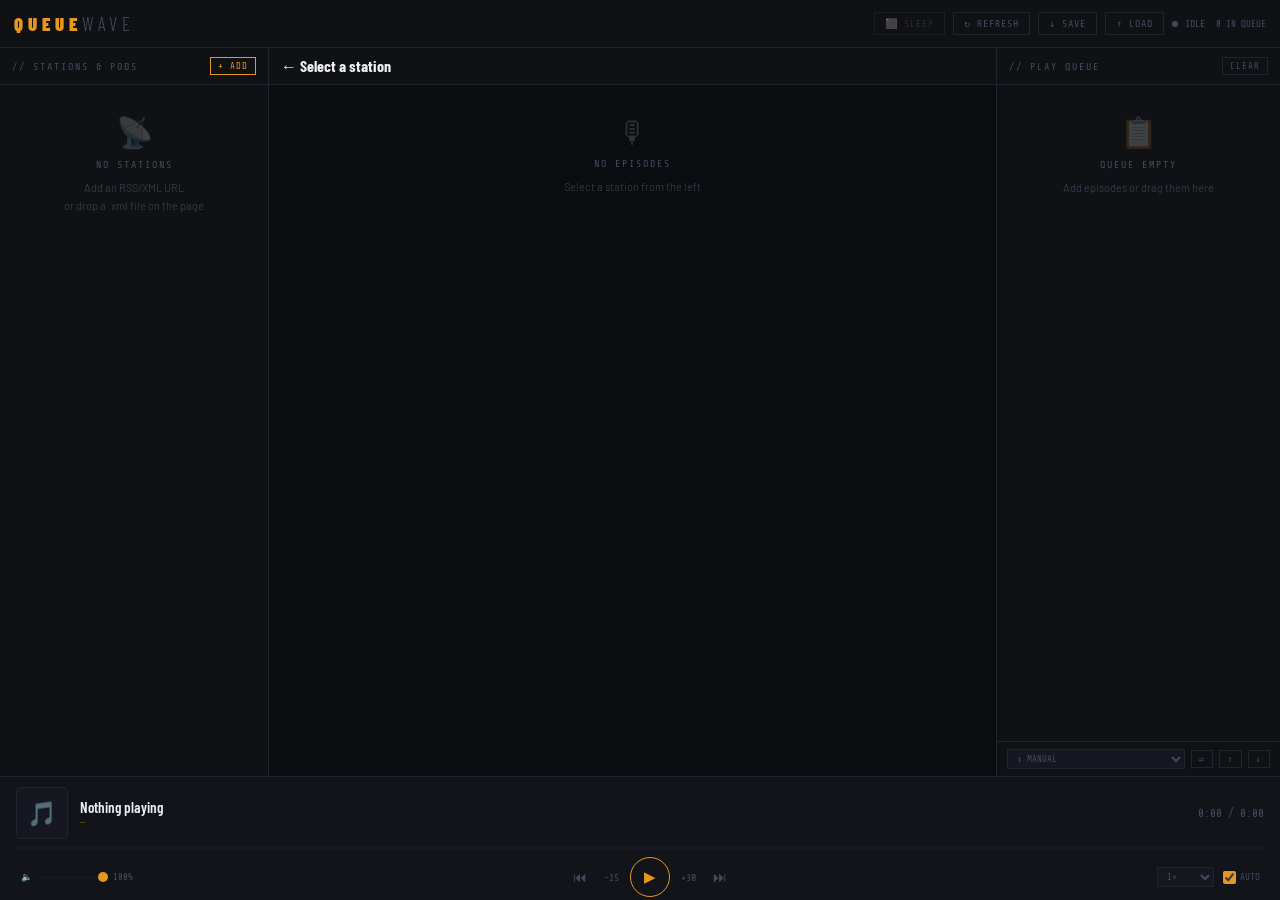
<file: html/newWave.html>
<!DOCTYPE html>
<html lang="en">
<head>
<meta charset="UTF-8">
<meta name="viewport" content="width=device-width, initial-scale=1.0">
<title>QueueWave</title>
<link href="https://fonts.googleapis.com/css2?family=Share+Tech+Mono&family=Barlow+Condensed:wght@300;400;600;700;900&family=Barlow:wght@300;400;500&display=swap" rel="stylesheet">
<style>
*,*::before,*::after{box-sizing:border-box;margin:0;padding:0;}
html,body{height:100%;overflow:hidden;}
:root{
  --bg:#0b0c0f; --bg2:#101114; --bg3:#161720; --panel:#13141a;
  --border:#222330; --border2:#1c1d28;
  --amber:#e8971e; --amber-lo:#7a4e08; --amber-glow:rgba(232,151,30,.13);
  --green:#38d47e; --red:#e05555; --blue:#4a9eff;
  --text:#bfc0cc; --dim:#484960; --bright:#ededf5;
  --mono:'Share Tech Mono',monospace;
  --cond:'Barlow Condensed',sans-serif;
  --sans:'Barlow',sans-serif;
  --hdr:48px; --ply:124px;
}
body{background:var(--bg);color:var(--text);font-family:var(--sans);display:flex;flex-direction:column;}

/* BLACKOUT */
#blackout{display:none;position:fixed;inset:0;background:#000;z-index:9999;cursor:pointer;}
#blackout.on{display:block;}
#bo-hint{position:absolute;bottom:32px;left:50%;transform:translateX(-50%);font-family:var(--mono);font-size:11px;color:#1a1a1a;letter-spacing:3px;animation:fadeHint 4s ease forwards;}
@keyframes fadeHint{0%{color:#333}80%{color:#333}100%{color:#000}}

/* HEADER */
header{flex:0 0 var(--hdr);height:var(--hdr);background:var(--bg2);border-bottom:1px solid var(--border);display:flex;align-items:center;padding:0 14px;gap:8px;z-index:20;}
.logo{font-family:var(--cond);font-weight:900;font-size:19px;letter-spacing:5px;color:var(--amber);text-transform:uppercase;margin-right:auto;}
.logo span{color:var(--dim);font-weight:300;}
.hbtn{font-family:var(--mono);font-size:10px;background:transparent;border:1px solid var(--border);color:var(--dim);padding:5px 10px;cursor:pointer;letter-spacing:1px;transition:all .15s;white-space:nowrap;}
.hbtn:hover{border-color:var(--amber);color:var(--amber);}
.hbtn.sleep{border-color:#1c1c24;color:#2a2a35;}
.hbtn.sleep:hover{border-color:#44445a;color:#888;background:#0a0a0c;}
.status{display:flex;align-items:center;gap:7px;font-family:var(--mono);font-size:10px;color:var(--dim);white-space:nowrap;}
.dot{width:6px;height:6px;border-radius:50%;background:var(--dim);}
.dot.live{background:var(--green);box-shadow:0 0 5px var(--green);animation:blink 2s infinite;}
@keyframes blink{0%,100%{opacity:1}50%{opacity:.25}}

/* GRID */
.grid{flex:1;min-height:0;display:grid;grid-template-columns:268px 1fr 284px;overflow:hidden;}

/* PANELS */
.panel{display:flex;flex-direction:column;overflow:hidden;background:var(--bg2);}
.panel+.panel{border-left:1px solid var(--border);}
.ph{flex:0 0 auto;padding:9px 12px;border-bottom:1px solid var(--border);display:flex;align-items:center;gap:6px;background:var(--bg2);}
.pt{font-family:var(--mono);font-size:10px;color:var(--dim);letter-spacing:2px;flex:1;}
.pf{flex:0 0 auto;border-top:1px solid var(--border);padding:7px 10px;display:flex;gap:6px;align-items:center;}
.scroll{flex:1;min-height:0;overflow-y:auto;overflow-x:hidden;}
::-webkit-scrollbar{width:3px;} ::-webkit-scrollbar-track{background:transparent;} ::-webkit-scrollbar-thumb{background:var(--border);} ::-webkit-scrollbar-thumb:hover{background:var(--amber-lo);}

/* BUTTONS */
.btn{font-family:var(--mono);font-size:10px;background:transparent;border:1px solid var(--border);color:var(--dim);padding:5px 9px;cursor:pointer;transition:all .15s;letter-spacing:1px;white-space:nowrap;}
.btn:hover{border-color:var(--amber);color:var(--amber);}
.btn.pri{border-color:var(--amber);color:var(--amber);}
.btn.pri:hover{background:var(--amber);color:#000;}
.btn.sm{padding:3px 7px;font-size:9px;}
.btn.danger:hover{border-color:var(--red);color:var(--red);}

/* INPUTS */
input[type=url],input[type=text]{width:100%;background:var(--bg);border:1px solid var(--border);color:var(--bright);font-family:var(--mono);font-size:11px;padding:7px 9px;outline:none;transition:border-color .15s;}
input:focus{border-color:var(--amber);} input::placeholder{color:var(--dim);} input[type=file]{display:none;}
input[type=range]{-webkit-appearance:none;appearance:none;height:3px;background:var(--bg3);outline:none;cursor:pointer;}
input[type=range]::-webkit-slider-thumb{-webkit-appearance:none;width:10px;height:10px;background:var(--amber);border-radius:50%;}
select.sort-sel{background:var(--bg3);border:1px solid var(--border);color:var(--dim);font-family:var(--mono);font-size:9px;padding:3px 5px;cursor:pointer;outline:none;flex:1;}
select.sort-sel:hover,select.sort-sel:focus{border-color:var(--amber);color:var(--amber);}

/* ADD FORM */
.add-form{flex:0 0 auto;overflow:hidden;max-height:0;transition:max-height .25s ease;background:var(--bg3);}
.add-form.open{max-height:230px;border-bottom:1px solid var(--border);}
.add-form-inner{padding:10px;display:flex;flex-direction:column;gap:7px;}
.drop-zone{border:1px dashed var(--border);padding:8px;text-align:center;font-family:var(--mono);font-size:10px;color:var(--dim);cursor:pointer;transition:all .15s;}
.drop-zone:hover{border-color:var(--amber);color:var(--amber);}
.or-sep{text-align:center;font-family:var(--mono);font-size:9px;color:var(--dim);}

/* FEED LIST */
.feed-row{
  padding:9px 10px 9px 12px;border-bottom:1px solid var(--border2);
  display:flex;align-items:center;gap:9px;
  cursor:grab;transition:background .1s;position:relative;
}
.feed-row:active{cursor:grabbing;}
.feed-row:hover{background:rgba(255,255,255,.02);}
.feed-row.active{background:var(--amber-glow);}
.feed-row.active::before{content:'';position:absolute;left:0;top:0;bottom:0;width:2px;background:var(--amber);}
.feed-row.drag-src{opacity:.3;}
.feed-row.drop-before{border-top:2px solid var(--amber);}
.feed-row.drop-after{border-bottom:2px solid var(--amber);}
.feed-art{width:36px;height:36px;flex-shrink:0;border-radius:3px;background:var(--bg3);border:1px solid var(--border);overflow:hidden;display:flex;align-items:center;justify-content:center;font-size:15px;pointer-events:none;}
.feed-art img{width:100%;height:100%;object-fit:cover;display:block;}
.feed-meta{flex:1;min-width:0;pointer-events:none;}
.feed-name{font-family:var(--cond);font-weight:600;font-size:13px;color:var(--bright);white-space:nowrap;overflow:hidden;text-overflow:ellipsis;}
.feed-ct{font-family:var(--mono);font-size:9px;color:var(--dim);margin-top:2px;}
.feed-actions{display:flex;gap:3px;opacity:0;transition:opacity .15s;flex-shrink:0;}
.feed-row:hover .feed-actions{opacity:1;}
.feed-ico-btn{background:none;border:none;cursor:pointer;font-size:12px;padding:3px 4px;color:var(--dim);transition:color .15s;}
.feed-ico-btn:hover{color:var(--amber);}
.feed-ico-btn.red:hover{color:var(--red);}
.feed-ico-btn.spinning{animation:spin .7s linear infinite;display:inline-block;}
@keyframes spin{to{transform:rotate(360deg)}}

/* EP BAR */
.ep-bar{flex:0 0 auto;padding:8px 12px;border-bottom:1px solid var(--border);display:flex;align-items:center;gap:8px;background:var(--bg2);}
.ep-feed-title{font-family:var(--cond);font-weight:700;font-size:16px;color:var(--bright);flex:1;min-width:0;white-space:nowrap;overflow:hidden;text-overflow:ellipsis;}

/* EPISODE ROWS */
.ep-row{padding:9px 12px;border-bottom:1px solid var(--border2);display:flex;gap:10px;transition:background .1s;cursor:grab;position:relative;}
.ep-row:active{cursor:grabbing;}
.ep-row:hover{background:rgba(255,255,255,.025);}
.ep-row.playing{background:var(--amber-glow);border-left:2px solid var(--amber);}
.ep-row.inq{opacity:.45;}
.ep-row.drag-src{opacity:.3;}
.ep-thumb{width:54px;height:54px;flex-shrink:0;border-radius:3px;background:var(--bg3);border:1px solid var(--border);overflow:hidden;display:flex;align-items:center;justify-content:center;font-size:22px;color:var(--dim);align-self:flex-start;}
.ep-thumb img{width:100%;height:100%;object-fit:cover;display:block;}
.ep-body{flex:1;min-width:0;pointer-events:none;}
.ep-title{font-size:13px;font-weight:500;color:var(--bright);line-height:1.35;display:-webkit-box;-webkit-line-clamp:2;-webkit-box-orient:vertical;overflow:hidden;}
.ep-meta{font-family:var(--mono);font-size:9px;color:var(--dim);margin:3px 0;display:flex;gap:10px;flex-wrap:wrap;}
.ep-desc{font-size:11px;color:var(--dim);line-height:1.45;display:-webkit-box;-webkit-line-clamp:2;-webkit-box-orient:vertical;overflow:hidden;cursor:help;}
.ep-btns{display:flex;flex-direction:column;gap:4px;flex-shrink:0;align-items:flex-end;}
.ep-add,.ep-play{opacity:0;font-family:var(--mono);font-size:9px;background:none;border:1px solid var(--border);padding:3px 7px;cursor:pointer;transition:all .15s;white-space:nowrap;}
.ep-row:hover .ep-add,.ep-row:hover .ep-play{opacity:1;}
.ep-add{color:var(--amber);}
.ep-add:hover{background:var(--amber);color:#000;border-color:var(--amber);}
.ep-add.done{color:var(--dim);cursor:default;}
.ep-add.done:hover{background:transparent;color:var(--dim);border-color:var(--border);}
.ep-play{color:var(--dim);}
.ep-play:hover{border-color:var(--green);color:var(--green);}

/* DESCRIPTION TOOLTIP */
#desc-tip{
  display:none;position:fixed;z-index:5000;
  max-width:320px;min-width:180px;
  background:var(--bg3);border:1px solid var(--border);
  padding:10px 12px;
  font-family:var(--sans);font-size:11px;color:var(--text);line-height:1.55;
  box-shadow:0 8px 28px rgba(0,0,0,.7);
  pointer-events:none;
}
#desc-tip.on{display:block;}
#desc-tip-title{font-family:var(--cond);font-weight:700;font-size:13px;color:var(--bright);margin-bottom:6px;}

/* QUEUE ROWS */
.q-row{padding:8px 10px;border-bottom:1px solid var(--border2);display:flex;gap:7px;align-items:flex-start;cursor:grab;transition:background .1s;position:relative;}
.q-row:active{cursor:grabbing;}
.q-row:hover{background:rgba(255,255,255,.02);}
.q-row.cur{background:var(--amber-glow);}
.q-row.sel{box-shadow:inset 0 0 0 1px var(--border);}
.q-row.drag-src{opacity:.3;}
.q-row.drop-before{border-top:2px solid var(--amber);}
.q-num{font-family:var(--mono);font-size:9px;color:var(--dim);width:18px;flex-shrink:0;padding-top:2px;}
.q-art{width:32px;height:32px;flex-shrink:0;border-radius:2px;background:var(--bg3);overflow:hidden;display:flex;align-items:center;justify-content:center;font-size:13px;}
.q-art img{width:100%;height:100%;object-fit:cover;display:block;}
.q-info{flex:1;min-width:0;pointer-events:none;}
.q-title{font-size:11px;color:var(--bright);line-height:1.35;display:-webkit-box;-webkit-line-clamp:2;-webkit-box-orient:vertical;overflow:hidden;}
.q-feed{font-family:var(--mono);font-size:9px;color:var(--amber-lo);margin-top:2px;}
.q-del{opacity:0;background:none;border:none;color:var(--red);cursor:pointer;font-size:11px;padding:1px 2px;transition:opacity .15s;flex-shrink:0;}
.q-row:hover .q-del{opacity:1;}
#qList.drop-active{outline:2px dashed var(--amber);outline-offset:-3px;}
#qList.drop-end::after{content:'';display:block;height:2px;background:var(--amber);margin:0 10px;}

/* TOUCH GHOST */
.dnd-ghost{position:fixed;pointer-events:none;z-index:8000;background:var(--bg3);border:1px solid var(--amber);padding:6px 10px;font-family:var(--mono);font-size:10px;color:var(--amber);max-width:220px;white-space:nowrap;overflow:hidden;text-overflow:ellipsis;box-shadow:0 8px 24px rgba(0,0,0,.7);opacity:.9;}

/* PLAYER */
.player{flex:0 0 var(--ply);height:var(--ply);background:var(--panel);border-top:1px solid var(--border);padding:10px 16px 8px;display:flex;flex-direction:column;gap:7px;}
.player-top{display:flex;align-items:center;gap:12px;}
.np-art{width:52px;height:52px;flex-shrink:0;border-radius:4px;background:var(--bg3);border:1px solid var(--border);overflow:hidden;display:flex;align-items:center;justify-content:center;font-size:24px;position:relative;}
.np-art img{width:100%;height:100%;object-fit:cover;display:block;}
.np-art.playing::after{content:'';position:absolute;inset:-3px;border:1px solid var(--amber);border-radius:5px;animation:pulse 2s infinite;}
@keyframes pulse{0%,100%{opacity:.9}50%{opacity:.15}}
.np-info{flex:1;min-width:0;}
.np-title{font-family:var(--cond);font-weight:600;font-size:15px;color:var(--bright);white-space:nowrap;overflow:hidden;text-overflow:ellipsis;}
.np-feed{font-family:var(--mono);font-size:9px;color:var(--amber-lo);margin-top:2px;}
.np-time{font-family:var(--mono);font-size:11px;color:var(--dim);white-space:nowrap;}
.prog-wrap{display:flex;align-items:center;}
.prog{flex:1;height:4px;background:var(--bg3);cursor:pointer;position:relative;transition:height .1s;}
.prog:hover{height:6px;}
.prog-fill{height:100%;background:var(--amber);width:0%;pointer-events:none;transition:width .2s linear;}
.ctrl-row{display:flex;align-items:center;gap:5px;}
.ctrl{background:none;border:none;color:var(--dim);cursor:pointer;padding:4px 6px;font-size:14px;transition:color .15s;display:flex;align-items:center;}
.ctrl:hover{color:var(--bright);}
.ctrl.play{width:40px;height:40px;border:1px solid var(--amber);color:var(--amber);border-radius:50%;font-size:15px;justify-content:center;transition:all .15s;}
.ctrl.play:hover{background:var(--amber);color:#000;}
.spc{flex:1;}
.mono-lbl{font-family:var(--mono);font-size:9px;color:var(--dim);padding:4px 5px;}
.vol-sl{width:66px;}
.vol-pct{font-family:var(--mono);font-size:9px;color:var(--dim);width:30px;}
select.spd{background:var(--bg3);border:1px solid var(--border);color:var(--dim);font-family:var(--mono);font-size:9px;padding:3px 5px;cursor:pointer;outline:none;}
select.spd:hover{border-color:var(--amber);color:var(--amber);}
.auto-lbl{font-family:var(--mono);font-size:9px;color:var(--dim);display:flex;align-items:center;gap:4px;cursor:pointer;padding:4px;}
.auto-lbl input{accent-color:var(--amber);}
audio{display:none;}

/* EMPTY / LOADING */
.empty{display:flex;flex-direction:column;align-items:center;justify-content:center;padding:28px 16px;gap:9px;text-align:center;}
.empty-ico{font-size:30px;opacity:.2;} .empty-ttl{font-family:var(--mono);font-size:10px;color:var(--dim);letter-spacing:2px;text-transform:uppercase;} .empty-sub{font-size:11px;color:var(--dim);line-height:1.6;opacity:.7;}
.loading{display:flex;align-items:center;justify-content:center;gap:9px;padding:22px;font-family:var(--mono);font-size:10px;color:var(--dim);}
.spin{width:12px;height:12px;border-radius:50%;border:2px solid var(--border);border-top-color:var(--amber);animation:spin .6s linear infinite;display:inline-block;}

/* TOAST */
#toast{position:fixed;bottom:calc(var(--ply) + 10px);left:50%;transform:translateX(-50%) translateY(6px);background:var(--amber);color:#000;font-family:var(--mono);font-size:10px;padding:6px 14px;letter-spacing:1px;opacity:0;transition:all .2s;pointer-events:none;z-index:1000;white-space:nowrap;max-width:90vw;overflow:hidden;text-overflow:ellipsis;}
#toast.on{opacity:1;transform:translateX(-50%) translateY(0);}

/* NEW BADGE */
.badge-new{display:inline-block;background:var(--green);color:#000;font-family:var(--mono);font-size:8px;padding:1px 4px;margin-left:5px;vertical-align:middle;letter-spacing:1px;}
</style>
</head>
<body>

<div id="blackout" onclick="exitBlackout()">
  <div id="bo-hint">CLICK ANYWHERE TO WAKE</div>
</div>
<audio id="audio" preload="metadata"></audio>

<!-- DESCRIPTION TOOLTIP -->
<div id="desc-tip">
  <div id="desc-tip-title"></div>
  <div id="desc-tip-body"></div>
</div>

<header>
  <div class="logo">Queue<span>wave</span></div>
  <button class="hbtn sleep" onclick="enterBlackout()">⬛ SLEEP</button>
  <button class="hbtn" onclick="refreshAllFeeds()" title="Refresh all stations for new episodes">↻ REFRESH</button>
  <button class="hbtn" onclick="exportJSON()">↓ SAVE</button>
  <button class="hbtn" onclick="document.getElementById('importFile').click()">↑ LOAD</button>
  <input type="file" id="importFile" accept=".json">
  <div class="status">
    <span class="dot" id="sdot"></span>
    <span id="stxt">IDLE</span>
    <span id="qct" style="margin-left:4px;font-size:9px;">0 IN QUEUE</span>
  </div>
</header>

<div class="grid">

  <!-- FEEDS -->
  <div class="panel">
    <div class="ph">
      <span class="pt">// STATIONS &amp; PODS</span>
      <button class="btn pri sm" id="addBtn">+ ADD</button>
    </div>
    <div class="add-form" id="addForm">
      <div class="add-form-inner">
        <input type="url" id="urlInput" placeholder="https://feeds.example.com/rss.xml">
        <button class="btn pri" id="loadUrlBtn" style="width:100%">LOAD URL</button>
        <div class="or-sep">— or —</div>
        <label class="drop-zone" for="xmlFile">📂 CLICK TO LOAD XML FILE</label>
        <input type="file" id="xmlFile" accept=".xml,.rss">
        <button class="btn sm" id="cancelAddBtn" style="align-self:flex-end">CANCEL</button>
      </div>
    </div>
    <div class="scroll" id="feedList">
      <div class="empty"><div class="empty-ico">📡</div><div class="empty-ttl">No Stations</div><div class="empty-sub">Add an RSS/XML URL<br>or drop a .xml file on the page</div></div>
    </div>
  </div>

  <!-- EPISODES -->
  <div class="panel" style="background:var(--bg);">
    <div class="ep-bar">
      <div class="ep-feed-title" id="epTitle">← Select a station</div>
      <button class="btn sm" id="addAllBtn" style="display:none">+ ADD ALL</button>
    </div>
    <div class="scroll" id="epList">
      <div class="empty"><div class="empty-ico">🎙</div><div class="empty-ttl">No Episodes</div><div class="empty-sub">Select a station from the left</div></div>
    </div>
  </div>

  <!-- QUEUE -->
  <div class="panel">
    <div class="ph">
      <span class="pt">// PLAY QUEUE</span>
      <button class="btn sm danger" id="clearQBtn">CLEAR</button>
    </div>
    <div class="scroll" id="qList">
      <div class="empty"><div class="empty-ico">📋</div><div class="empty-ttl">Queue Empty</div><div class="empty-sub">Add episodes or drag them here</div></div>
    </div>
    <div class="pf">
      <select class="sort-sel" id="sortSel" title="Sort queue">
        <option value="manual">↕ MANUAL</option>
        <option value="newest">↓ NEWEST</option>
        <option value="oldest">↑ OLDEST</option>
        <option value="az">A → Z</option>
        <option value="za">Z → A</option>
        <option value="station">STATION</option>
        <option value="duration">DURATION</option>
      </select>
      <button class="btn sm" id="shuffleBtn" title="Shuffle">⇌</button>
      <button class="btn sm" id="moveUpBtn" title="Move selected up">↑</button>
      <button class="btn sm" id="moveDownBtn" title="Move selected down">↓</button>
    </div>
  </div>

</div>

<!-- PLAYER -->
<div class="player">
  <div class="player-top">
    <div class="np-art" id="npArt">🎵</div>
    <div class="np-info">
      <div class="np-title" id="npTitle">Nothing playing</div>
      <div class="np-feed"  id="npFeed">—</div>
    </div>
    <div class="np-time"><span id="curT">0:00</span> / <span id="totT">0:00</span></div>
  </div>
  <div class="prog-wrap">
    <div class="prog" id="prog"><div class="prog-fill" id="progFill"></div></div>
  </div>
  <div class="ctrl-row">
    <div class="mono-lbl">🔈</div>
    <input type="range" class="vol-sl" id="volSl" min="0" max="1" step="0.02" value="1">
    <span class="vol-pct" id="volPct">100%</span>
    <div class="spc"></div>
    <button class="ctrl" id="prevBtn">⏮</button>
    <button class="ctrl" id="skipBkBtn" style="font-family:var(--mono);font-size:10px;">-15</button>
    <button class="ctrl play" id="playBtn">▶</button>
    <button class="ctrl" id="skipFwBtn" style="font-family:var(--mono);font-size:10px;">+30</button>
    <button class="ctrl" id="nextBtn">⏭</button>
    <div class="spc"></div>
    <select class="spd" id="spd">
      <option value="0.75">0.75×</option><option value="1" selected>1×</option>
      <option value="1.25">1.25×</option><option value="1.5">1.5×</option>
      <option value="1.75">1.75×</option><option value="2">2×</option>
    </select>
    <label class="auto-lbl"><input type="checkbox" id="autoAdv" checked> AUTO</label>
  </div>
</div>

<div id="toast"></div>

<script>
// ─── STATE ────────────────────────────────────────────────────────────
var feeds = [], queue = [], curIdx = -1, selIdx = -1, activeFeedId = null;
var audio = document.getElementById('audio');

// ─── UTILS ───────────────────────────────────────────────────────────
function G(id){ return document.getElementById(id); }
function esc(s){ return String(s||'').replace(/&/g,'&amp;').replace(/</g,'&lt;').replace(/>/g,'&gt;').replace(/"/g,'&quot;'); }
function gTagTxt(el){
  var tags=Array.prototype.slice.call(arguments,1);
  for(var i=0;i<tags.length;i++){var n=el.getElementsByTagName(tags[i])[0];if(n)return n.textContent.trim();}
  return '';
}
function gTagAttr(el,tag,attr){var n=el.getElementsByTagName(tag)[0];return n?(n.getAttribute(attr)||''):'';}
function stripHTML(h){if(!h)return'';var d=document.createElement('div');d.innerHTML=h;return(d.textContent||d.innerText||'').replace(/\s+/g,' ').trim();}
function fmtTime(s){if(!s||isNaN(s)||s<0)return'0:00';var h=Math.floor(s/3600),m=Math.floor((s%3600)/60),sc=Math.floor(s%60);return h>0?h+':'+p2(m)+':'+p2(sc):m+':'+p2(sc);}
function p2(n){return String(n).padStart(2,'0');}
function fmtDur(r){if(!r)return'';if(/^\d{1,2}:\d{2}/.test(r))return r;var n=parseInt(r);return(!isNaN(n)&&n>0)?fmtTime(n):r;}
function fmtDate(r){if(!r)return'';try{return new Date(r).toLocaleDateString('en-US',{month:'short',day:'numeric',year:'numeric'});}catch(e){return'';}}
function durToSec(d){if(!d)return 0;var p=d.split(':').map(Number);if(p.length===3)return p[0]*3600+p[1]*60+p[2];if(p.length===2)return p[0]*60+p[1];return parseInt(d)||0;}
var _tt; function toast(m){var e=G('toast');e.textContent=m;e.classList.add('on');clearTimeout(_tt);_tt=setTimeout(function(){e.classList.remove('on');},3000);}

// ─── BLACKOUT ─────────────────────────────────────────────────────────
function enterBlackout(){G('blackout').classList.add('on');}
function exitBlackout(){G('blackout').classList.remove('on');}

// ─── WIRE STATIC BUTTONS ──────────────────────────────────────────────
G('addBtn').addEventListener('click',toggleForm);
G('loadUrlBtn').addEventListener('click',doURL);
G('cancelAddBtn').addEventListener('click',toggleForm);
G('xmlFile').addEventListener('change',doFile);
G('importFile').addEventListener('change',importJSON);
G('addAllBtn').addEventListener('click',addAll);
G('clearQBtn').addEventListener('click',clearQ);
G('shuffleBtn').addEventListener('click',shuffleQ);
G('moveUpBtn').addEventListener('click',moveUp);
G('moveDownBtn').addEventListener('click',moveDown);
G('playBtn').addEventListener('click',togglePlay);
G('prevBtn').addEventListener('click',prevTrack);
G('nextBtn').addEventListener('click',nextTrack);
G('skipBkBtn').addEventListener('click',function(){skip(-15);});
G('skipFwBtn').addEventListener('click',function(){skip(30);});
G('volSl').addEventListener('input',function(){setVol(this.value);});
G('spd').addEventListener('change',function(){setSpd(this.value);});
G('prog').addEventListener('click',seek);
G('sortSel').addEventListener('change',function(){applySort(this.value);});
G('urlInput').addEventListener('keydown',function(e){if(e.key==='Enter')doURL();});

// ─── ADD FORM ─────────────────────────────────────────────────────────
function toggleForm(){
  var f=G('addForm');
  f.classList.toggle('open');
  if(f.classList.contains('open'))G('urlInput').focus();
}

// ─── PROXIED FETCH ─────────────────────────────────────────────────────
var PROXIES=[
  function(u){return u;},
  function(u){return 'https://corsproxy.io/?url='+encodeURIComponent(u);},
  function(u){return 'https://api.allorigins.win/raw?url='+encodeURIComponent(u);}
];
async function fetchXML(url){
  var last;
  for(var i=0;i<PROXIES.length;i++){
    try{
      var ctrl=new AbortController(),t=setTimeout(function(){ctrl.abort();},12000);
      var r=await fetch(PROXIES[i](url),{signal:ctrl.signal});clearTimeout(t);
      if(!r.ok)continue;
      var txt=await r.text();
      if(txt.trim()[0]==='<')return txt;
    }catch(e){last=e;}
  }
  throw new Error(last?last.message:'All proxies failed');
}

// ─── LOAD URL ─────────────────────────────────────────────────────────
async function doURL(){
  var url=G('urlInput').value.trim();
  if(!url){toast('Enter a URL first');return;}
  G('urlInput').value='';
  toggleForm();
  G('epList').innerHTML='<div class="loading"><div class="spin"></div>FETCHING FEED…</div>';
  try{var txt=await fetchXML(url);parseFeed(txt,url,url);}
  catch(e){
    toast('Failed: '+e.message);
    G('epList').innerHTML='<div class="empty"><div class="empty-ico">⚠</div><div class="empty-ttl">Load Failed</div><div class="empty-sub">Check the URL and try again</div></div>';
  }
}

function doFile(evt){
  var file=evt.target.files[0];if(!file)return;
  evt.target.value='';
  var r=new FileReader();
  r.onload=function(e){toggleForm();parseFeed(e.target.result,file.name.replace(/\.[^.]+$/,''),'__local__:'+file.name);};
  r.readAsText(file);
}

// ─── PARSE FEED ───────────────────────────────────────────────────────
function parseXMLDoc(txt){
  var p=new DOMParser();
  var doc=p.parseFromString(txt,'application/xml');
  if(doc.querySelector('parsererror'))doc=p.parseFromString(txt,'text/xml');
  return doc.querySelector('parsererror')?null:doc;
}

function extractItems(doc,feedId,feedName,chArt){
  var nodes=Array.from(doc.querySelectorAll('item,entry'));
  return nodes.map(function(el,i){
    var title=(el.getElementsByTagName('title')[0]||{}).textContent||('Item '+(i+1));
    title=title.trim();
    var enc=el.getElementsByTagName('enclosure')[0];
    var encUrl=enc?(enc.getAttribute('url')||''):'';
    var encType=enc?(enc.getAttribute('type')||''):'';
    var linkEl=el.getElementsByTagName('link')[0];
    var linkUrl=linkEl?(linkEl.textContent.trim()||linkEl.getAttribute('href')||''):'';
    var audioUrl=encUrl||linkUrl;
    var isAudio=encType.indexOf('audio')===0||/\.(mp3|m4a|ogg|opus|wav|aac|flac)(\?|$)/i.test(audioUrl);
    var itemArt=gTagAttr(el,'itunes:image','href')||gTagAttr(el,'media:thumbnail','url')||chArt;
    var rawDesc=gTagTxt(el,'itunes:summary')||gTagTxt(el,'description')||gTagTxt(el,'summary')||gTagTxt(el,'content')||'';
    var desc=stripHTML(rawDesc);if(desc.length>500)desc=desc.slice(0,500)+'…';
    var dur=fmtDur(gTagTxt(el,'itunes:duration')||gTagTxt(el,'duration'));
    var date=fmtDate(gTagTxt(el,'pubDate')||gTagTxt(el,'published')||gTagTxt(el,'updated'));
    var rawDate=gTagTxt(el,'pubDate')||gTagTxt(el,'published')||gTagTxt(el,'updated')||'';
    var ts=rawDate?new Date(rawDate).getTime()||0:0;
    return{title:title,url:audioUrl,art:itemArt,desc:desc,dur:dur,date:date,ts:ts,isAudio:isAudio,feedName:feedName,feedId:feedId};
  });
}

function parseFeed(xmlText,fallbackName,sourceUrl){
  var doc=parseXMLDoc(xmlText);
  if(!doc){toast('Invalid XML');return;}
  var ch=doc.querySelector('channel')||doc.querySelector('feed');
  if(!ch){toast('No RSS/Atom feed found');return;}
  if(feeds.find(function(f){return f.url===sourceUrl;})){toast('Station already added');return;}
  var name=gTagTxt(ch,'title')||fallbackName;
  var chArt=gTagAttr(ch,'itunes:image','href');
  if(!chArt){var imgEl=ch.getElementsByTagName('image')[0];if(imgEl)chArt=gTagTxt(imgEl,'url');}
  chArt=chArt||'';
  var feedId='f'+Date.now()+Math.random().toString(36).slice(2,5);
  var items=extractItems(doc,feedId,name,chArt);
  var feed={id:feedId,name:name,url:sourceUrl,art:chArt,items:items,lastRefresh:Date.now()};
  feeds.push(feed);
  saveState();renderFeeds();selectFeed(feedId);
  toast('✓ "'+name+'" — '+items.length+' items');
}

// ─── FEED REFRESH ─────────────────────────────────────────────────────
async function refreshFeed(feedId){
  var feed=feeds.find(function(f){return f.id===feedId;});
  if(!feed||feed.url.startsWith('__local__'))return;

  // Mark spinner on button
  var btn=document.querySelector('[data-refresh="'+feedId+'"]');
  if(btn)btn.classList.add('spinning');

  try{
    var txt=await fetchXML(feed.url);
    var doc=parseXMLDoc(txt);
    if(!doc){toast('Could not re-parse feed');return;}
    var ch=doc.querySelector('channel')||doc.querySelector('feed');
    if(!ch)return;

    var chArt=gTagAttr(ch,'itunes:image','href');
    if(!chArt){var imgEl=ch.getElementsByTagName('image')[0];if(imgEl)chArt=gTagTxt(imgEl,'url');}
    chArt=chArt||feed.art;

    var freshItems=extractItems(doc,feedId,feed.name,chArt);

    // Find genuinely new items (not in existing list)
    var existingUrls={};
    feed.items.forEach(function(it){if(it.url)existingUrls[it.url]=true;});
    var newItems=freshItems.filter(function(it){return it.url&&!existingUrls[it.url];});

    // Prepend new items
    feed.items=newItems.concat(feed.items);
    feed.art=chArt;
    feed.lastRefresh=Date.now();

    saveState();
    if(activeFeedId===feedId){
      G('epTitle').textContent=feed.name;
      renderEpisodes(feed.items);
    }
    renderFeeds();
    if(newItems.length>0){
      toast('↻ '+feed.name+' — '+newItems.length+' new item'+(newItems.length>1?'s':''));
    } else {
      toast('↻ '+feed.name+' — up to date');
    }
  }catch(e){
    toast('Refresh failed: '+e.message);
  }finally{
    if(btn)btn.classList.remove('spinning');
  }
}

async function refreshAllFeeds(){
  var refreshable=feeds.filter(function(f){return !f.url.startsWith('__local__');});
  if(!refreshable.length){toast('No remote stations to refresh');return;}
  toast('Refreshing '+refreshable.length+' station'+(refreshable.length>1?'s':'')+'…');
  for(var i=0;i<refreshable.length;i++){
    await refreshFeed(refreshable[i].id);
  }
}

function removeFeed(feedId){
  var f=feeds.find(function(x){return x.id===feedId;});
  feeds=feeds.filter(function(x){return x.id!==feedId;});
  queue=queue.filter(function(q){return q.feedId!==feedId;});
  if(curIdx>=queue.length)curIdx=queue.length-1;
  if(activeFeedId===feedId){
    activeFeedId=null;
    G('epTitle').textContent='← Select a station';
    G('addAllBtn').style.display='none';
    G('epList').innerHTML='<div class="empty"><div class="empty-ico">🎙</div><div class="empty-ttl">No Episodes</div><div class="empty-sub">Select a station from the left</div></div>';
  }
  saveState();renderFeeds();renderQueue();
  toast('Removed "'+(f?f.name:'station')+'"');
}

// ─── RENDER: FEEDS (with drag reorder) ───────────────────────────────
var feedDnd={src:null};

function renderFeeds(){
  var el=G('feedList');
  if(!feeds.length){
    el.innerHTML='<div class="empty"><div class="empty-ico">📡</div><div class="empty-ttl">No Stations</div><div class="empty-sub">Add an RSS/XML URL<br>or drop a .xml file on the page</div></div>';
    return;
  }
  el.innerHTML='';
  feeds.forEach(function(f,fi){
    var row=document.createElement('div');
    row.className='feed-row'+(f.id===activeFeedId?' active':'');
    row.setAttribute('draggable','true');
    row.setAttribute('data-feed-id',f.id);

    var isLocal=f.url.startsWith('__local__');
    row.innerHTML=
      '<div class="feed-art">'+(f.art?'<img src="'+esc(f.art)+'" onerror="this.style.display=\'none\'" loading="lazy">':'')+'📻</div>'
      +'<div class="feed-meta"><div class="feed-name">'+esc(f.name)+'</div>'
      +'<div class="feed-ct">'+f.items.length+' items'+(f.lastRefresh?' · '+timeSince(f.lastRefresh):'')+'</div></div>'
      +'<div class="feed-actions">'
      +(isLocal?'':'<button class="feed-ico-btn" data-refresh="'+f.id+'" title="Refresh station">↻</button>')
      +'<button class="feed-ico-btn red" data-del-feed="'+f.id+'" title="Remove station">✕</button>'
      +'</div>';

    // Click to select (not on action buttons)
    row.addEventListener('click',function(e){
      if(e.target.closest('.feed-actions'))return;
      selectFeed(f.id);
    });

    // Refresh button
    var refBtn=row.querySelector('[data-refresh]');
    if(refBtn)refBtn.addEventListener('click',function(e){e.stopPropagation();refreshFeed(f.id);});

    // Delete button
    var delBtn=row.querySelector('[data-del-feed]');
    if(delBtn)delBtn.addEventListener('click',function(e){e.stopPropagation();removeFeed(f.id);});

    // Feed drag-to-reorder (desktop)
    row.addEventListener('dragstart',function(e){
      feedDnd.src=fi;
      e.dataTransfer.effectAllowed='move';
      e.dataTransfer.setData('text/plain','feed:'+fi);
      setTimeout(function(){row.classList.add('drag-src');},0);
    });
    row.addEventListener('dragend',function(){
      row.classList.remove('drag-src');
      el.querySelectorAll('.feed-row').forEach(function(r){r.classList.remove('drop-before','drop-after');});
    });
    row.addEventListener('dragover',function(e){
      if(e.dataTransfer.getData('text/plain')||true){
        var txt=e.dataTransfer.types&&e.dataTransfer.types[0];
        // only handle feed drags from within feed list
      }
      if(feedDnd.src===null)return;
      e.preventDefault();e.stopPropagation();
      el.querySelectorAll('.feed-row').forEach(function(r){r.classList.remove('drop-before','drop-after');});
      var r=row.getBoundingClientRect();
      if(e.clientY<r.top+r.height/2)row.classList.add('drop-before');
      else row.classList.add('drop-after');
    });
    row.addEventListener('drop',function(e){
      e.preventDefault();e.stopPropagation();
      if(feedDnd.src===null)return;
      el.querySelectorAll('.feed-row').forEach(function(r){r.classList.remove('drop-before','drop-after');});
      var r=row.getBoundingClientRect();
      var insertBefore=e.clientY<r.top+r.height/2;
      var toIdx=fi;
      if(!insertBefore)toIdx=fi+1;
      var from=feedDnd.src;
      if(from===toIdx||from===toIdx-1){feedDnd.src=null;return;}
      var moved=feeds.splice(from,1)[0];
      var dest=from<toIdx?toIdx-1:toIdx;
      feeds.splice(dest,0,moved);
      feedDnd.src=null;
      saveState();renderFeeds();
    });

    // Touch drag feeds
    attachFeedTouch(row,fi);
    el.appendChild(row);
  });
}

// touch drag for feed reorder
var ftd={active:false,srcIdx:null,ghost:null,holdTimer:null};
function attachFeedTouch(row,fi){
  row.addEventListener('touchstart',function(e){
    var t=e.touches[0];
    ftd.holdTimer=setTimeout(function(){
      ftd.active=true;ftd.srcIdx=fi;
      var g=document.createElement('div');g.className='dnd-ghost';
      g.textContent=feeds[fi]?feeds[fi].name:'…';
      document.body.appendChild(g);ftd.ghost=g;
      moveFTG(t.clientX,t.clientY);
    },300);
  },{passive:true});
  row.addEventListener('touchmove',function(e){
    clearTimeout(ftd.holdTimer);
    if(!ftd.active)return;
    e.preventDefault();
    var t=e.touches[0];moveFTG(t.clientX,t.clientY);
    highlightFeedTarget(t.clientY);
  },{passive:false});
  row.addEventListener('touchend',function(e){
    clearTimeout(ftd.holdTimer);
    if(!ftd.active){ftd.active=false;return;}
    if(ftd.ghost){ftd.ghost.remove();ftd.ghost=null;}
    G('feedList').querySelectorAll('.feed-row').forEach(function(r){r.classList.remove('drop-before','drop-after');});
    var t=e.changedTouches[0];
    var rows=Array.from(G('feedList').querySelectorAll('.feed-row'));
    var toIdx=rows.length;
    for(var i=0;i<rows.length;i++){
      var rb=rows[i].getBoundingClientRect();
      if(t.clientY<rb.top+rb.height/2){toIdx=i;break;}
    }
    var from=ftd.srcIdx;
    if(from!==null&&from!==toIdx&&from!==toIdx-1){
      var moved=feeds.splice(from,1)[0];
      var dest=from<toIdx?toIdx-1:toIdx;
      feeds.splice(dest,0,moved);
      saveState();renderFeeds();
    }
    ftd.active=false;ftd.srcIdx=null;
  },{passive:true});
}
function moveFTG(x,y){if(!ftd.ghost)return;ftd.ghost.style.left=(x+14)+'px';ftd.ghost.style.top=(y-28)+'px';}
function highlightFeedTarget(y){
  var rows=G('feedList').querySelectorAll('.feed-row');
  rows.forEach(function(r){r.classList.remove('drop-before','drop-after');});
  for(var i=0;i<rows.length;i++){
    var rb=rows[i].getBoundingClientRect();
    if(y<rb.top+rb.height/2){rows[i].classList.add('drop-before');return;}
  }
  if(rows.length)rows[rows.length-1].classList.add('drop-after');
}

function timeSince(ts){
  var s=Math.floor((Date.now()-ts)/1000);
  if(s<60)return 'just now';
  if(s<3600)return Math.floor(s/60)+'m ago';
  if(s<86400)return Math.floor(s/3600)+'h ago';
  return Math.floor(s/86400)+'d ago';
}

function selectFeed(feedId){
  activeFeedId=feedId;
  var f=feeds.find(function(x){return x.id===feedId;});
  if(!f)return;
  G('epTitle').textContent=f.name;
  G('addAllBtn').style.display='';
  renderFeeds();renderEpisodes(f.items);
}

// ─── DESCRIPTION TOOLTIP ──────────────────────────────────────────────
var tip=G('desc-tip'),tipTitle=G('desc-tip-title'),tipBody=G('desc-tip-body');
var tipTimer;

function showTip(title,desc,x,y){
  tipTitle.textContent=title||'';
  tipBody.textContent=desc||'';
  tip.classList.add('on');
  positionTip(x,y);
}
function hideTip(){clearTimeout(tipTimer);tip.classList.remove('on');}
function positionTip(x,y){
  var tw=tip.offsetWidth||320,th=tip.offsetHeight||120;
  var lx=x+16, ly=y+12;
  if(lx+tw>window.innerWidth-8)lx=x-tw-8;
  if(ly+th>window.innerHeight-8)ly=y-th-8;
  tip.style.left=Math.max(4,lx)+'px';
  tip.style.top=Math.max(4,ly)+'px';
}
document.addEventListener('mousemove',function(e){
  if(tip.classList.contains('on'))positionTip(e.clientX,e.clientY);
});

// ─── RENDER: EPISODES ─────────────────────────────────────────────────
function inQ(item){return queue.some(function(q){return q.url===item.url&&q.title===item.title;});}
function isCur(item){return curIdx>=0&&queue[curIdx]&&queue[curIdx].url===item.url&&queue[curIdx].title===item.title;}

function renderEpisodes(items){
  var el=G('epList');
  if(!items||!items.length){el.innerHTML='<div class="empty"><div class="empty-ico">📭</div><div class="empty-ttl">No Items</div></div>';return;}
  el.innerHTML='';
  items.forEach(function(item,i){
    var inQueue=inQ(item),playing=isCur(item);
    var row=document.createElement('div');
    row.className='ep-row'+(playing?' playing':'')+(inQueue&&!playing?' inq':'');
    row.setAttribute('draggable','true');
    row.innerHTML=
      '<div class="ep-thumb">'+(item.art?'<img src="'+esc(item.art)+'" onerror="this.outerHTML=\'🎵\'" loading="lazy">':'🎵')+'</div>'
      +'<div class="ep-body">'
      +'<div class="ep-title">'+esc(item.title)+'</div>'
      +'<div class="ep-meta">'+(item.date?'<span>'+esc(item.date)+'</span>':'')+(item.dur?'<span>'+esc(item.dur)+'</span>':'')
      +(!item.isAudio?'<span style="color:var(--amber-lo)">⚠ no audio</span>':'')+'</div>'
      +(item.desc?'<div class="ep-desc" data-has-desc="1">'+esc(item.desc)+'</div>':'')
      +'</div>'
      +'<div class="ep-btns">'
      +'<button class="ep-add'+(inQueue?' done':'')+'\">'+(inQueue?'✓ ADDED':'+ QUEUE')+'</button>'
      +'<button class="ep-play">▶ NOW</button>'
      +'</div>';

    // buttons
    row.querySelector('.ep-add').addEventListener('click',function(e){e.stopPropagation();addEpToQ(i);});
    row.querySelector('.ep-play').addEventListener('click',function(e){e.stopPropagation();playNow(i);});

    // description tooltip
    if(item.desc){
      var descEl=row.querySelector('.ep-desc');
      descEl.addEventListener('mouseenter',function(e){
        tipTimer=setTimeout(function(){showTip(item.title,item.desc,e.clientX,e.clientY);},400);
      });
      descEl.addEventListener('mouseleave',function(){clearTimeout(tipTimer);hideTip();});
      // also show on row hover after a longer delay if no dedicated desc hover
      row.addEventListener('mouseenter',function(e){
        tipTimer=setTimeout(function(){showTip(item.title,item.desc,e.clientX,e.clientY);},800);
      });
      row.addEventListener('mouseleave',function(){clearTimeout(tipTimer);hideTip();});
    }

    // desktop drag
    row.addEventListener('dragstart',function(e){
      dnd.type='episode';dnd.index=i;
      e.dataTransfer.effectAllowed='copy';e.dataTransfer.setData('text/plain','ep:'+i);
      row.classList.add('drag-src');
    });
    row.addEventListener('dragend',function(){row.classList.remove('drag-src');});

    // touch drag
    attachTouch(row,'episode',i);
    el.appendChild(row);
  });
}

function addEpToQ(i){
  var f=feeds.find(function(x){return x.id===activeFeedId;});if(!f)return;
  var item=f.items[i];
  if(inQ(item)){toast('Already in queue');return;}
  queue.push(Object.assign({},item));
  applyCurrentSort();
  renderQueue();renderEpisodes(f.items);saveState();
  toast('+ '+item.title.slice(0,50));
}

function addAll(){
  var f=feeds.find(function(x){return x.id===activeFeedId;});if(!f)return;
  var added=0;
  f.items.forEach(function(item){if(!inQ(item)){queue.push(Object.assign({},item));added++;}});
  applyCurrentSort();
  renderQueue();renderEpisodes(f.items);saveState();
  toast('Added '+added+' of '+f.items.length+' items');
}

function playNow(i){
  var f=feeds.find(function(x){return x.id===activeFeedId;});if(!f)return;
  var item=f.items[i];
  if(!item.isAudio||!item.url){toast('No audio URL');return;}
  var qi=queue.findIndex(function(q){return q.url===item.url&&q.title===item.title;});
  if(qi>=0){playAt(qi);return;}
  var ins=curIdx>=0?curIdx+1:queue.length;
  queue.splice(ins,0,Object.assign({},item));
  renderEpisodes(f.items);saveState();playAt(ins);
}

// ─── QUEUE SORTING ────────────────────────────────────────────────────
var currentSort='manual';

function applySort(mode){
  currentSort=mode;
  if(mode==='manual')return; // manual = don't change order

  var playing=curIdx>=0?queue[curIdx]:null;

  queue.sort(function(a,b){
    if(mode==='newest')return (b.ts||0)-(a.ts||0);
    if(mode==='oldest')return (a.ts||0)-(b.ts||0);
    if(mode==='az')return (a.title||'').localeCompare(b.title||'');
    if(mode==='za')return (b.title||'').localeCompare(a.title||'');
    if(mode==='station')return (a.feedName||'').localeCompare(b.feedName||'');
    if(mode==='duration')return durToSec(a.dur)-durToSec(b.dur);
    return 0;
  });

  // Re-find currently playing after sort
  if(playing){
    curIdx=queue.findIndex(function(q){return q.url===playing.url&&q.title===playing.title;});
    if(curIdx<0)curIdx=0;
  }
  selIdx=-1;
  renderQueue();saveState();
}

function applyCurrentSort(){
  if(currentSort!=='manual')applySort(currentSort);
}

// ─── RENDER: QUEUE ────────────────────────────────────────────────────
function renderQueue(){
  var el=G('qList');
  G('qct').textContent=queue.length+' IN QUEUE';
  if(!queue.length){el.innerHTML='<div class="empty"><div class="empty-ico">📋</div><div class="empty-ttl">Queue Empty</div><div class="empty-sub">Add episodes or drag them here</div></div>';return;}
  el.innerHTML='';
  queue.forEach(function(item,i){
    var row=document.createElement('div');
    row.className='q-row'+(i===curIdx?' cur':'')+(i===selIdx?' sel':'');
    row.setAttribute('draggable','true');
    row.innerHTML=
      '<div class="q-num">'+(i===curIdx?'▶':p2(i+1))+'</div>'
      +'<div class="q-art">'+(item.art?'<img src="'+esc(item.art)+'" onerror="this.outerHTML=\'🎵\'" loading="lazy">':'🎵')+'</div>'
      +'<div class="q-info"><div class="q-title">'+esc(item.title)+'</div>'
      +'<div class="q-feed">'+esc(item.feedName||'')+(item.dur?' · '+esc(item.dur):'')+'</div></div>'
      +'<button class="q-del">✕</button>';

    row.querySelector('.q-del').addEventListener('click',function(e){e.stopPropagation();removeQ(i);});
    row.addEventListener('click',function(e){if(e.target.classList.contains('q-del'))return;selIdx=i;renderQueue();});
    row.addEventListener('dblclick',function(e){if(e.target.classList.contains('q-del'))return;playAt(i);});

    // tooltip on queue item
    if(item.desc){
      row.addEventListener('mouseenter',function(e){
        tipTimer=setTimeout(function(){showTip(item.title,item.desc,e.clientX,e.clientY);},600);
      });
      row.addEventListener('mouseleave',function(){clearTimeout(tipTimer);hideTip();});
    }

    // desktop drag reorder
    row.addEventListener('dragstart',function(e){
      dnd.type='queue';dnd.index=i;
      e.dataTransfer.effectAllowed='move';e.dataTransfer.setData('text/plain','q:'+i);
      row.classList.add('drag-src');
    });
    row.addEventListener('dragend',function(){row.classList.remove('drag-src');clearDropHighlights();});

    // touch drag
    attachTouch(row,'queue',i);
    el.appendChild(row);
  });

  if(curIdx>=0){var rows=el.querySelectorAll('.q-row');if(rows[curIdx])rows[curIdx].scrollIntoView({block:'nearest',behavior:'smooth'});}
}

function removeQ(i){
  if(i===curIdx){audio.pause();curIdx=-1;updatePlayerUI();}
  else if(i<curIdx)curIdx--;
  if(selIdx===i)selIdx=-1;else if(selIdx>i)selIdx--;
  queue.splice(i,1);
  renderQueue();
  var f=feeds.find(function(x){return x.id===activeFeedId;});if(f)renderEpisodes(f.items);
  saveState();
}
function clearQ(){audio.pause();queue=[];curIdx=-1;selIdx=-1;renderQueue();updatePlayerUI();var f=feeds.find(function(x){return x.id===activeFeedId;});if(f)renderEpisodes(f.items);saveState();toast('Queue cleared');}
function shuffleQ(){
  if(queue.length<2)return;
  // Reset sort select back to manual since we're manually ordering
  G('sortSel').value='manual';currentSort='manual';
  var cur=curIdx>=0?queue[curIdx]:null,rest=queue.filter(function(_,i){return i!==curIdx;});
  for(var i=rest.length-1;i>0;i--){var j=Math.floor(Math.random()*(i+1));var t=rest[i];rest[i]=rest[j];rest[j]=t;}
  queue=cur?[cur].concat(rest):rest;curIdx=cur?0:-1;selIdx=-1;
  renderQueue();saveState();toast('Queue shuffled');
}
function moveUp(){
  if(selIdx<=0)return;
  G('sortSel').value='manual';currentSort='manual';
  var t=queue[selIdx];queue[selIdx]=queue[selIdx-1];queue[selIdx-1]=t;
  if(curIdx===selIdx)curIdx--;else if(curIdx===selIdx-1)curIdx++;
  selIdx--;renderQueue();saveState();
}
function moveDown(){
  if(selIdx<0||selIdx>=queue.length-1)return;
  G('sortSel').value='manual';currentSort='manual';
  var t=queue[selIdx];queue[selIdx]=queue[selIdx+1];queue[selIdx+1]=t;
  if(curIdx===selIdx)curIdx++;else if(curIdx===selIdx+1)curIdx--;
  selIdx++;renderQueue();saveState();
}

// ─── EPISODE → QUEUE DRAG & DROP ──────────────────────────────────────
var dnd={type:null,index:null};
var qEl=G('qList');

qEl.addEventListener('dragover',function(e){
  // ignore feed drags
  if(feedDnd.src!==null)return;
  e.preventDefault();
  e.dataTransfer.dropEffect=dnd.type==='queue'?'move':'copy';
  clearDropHighlights();
  var tgt=dropTargetAt(e.clientY);
  if(tgt)tgt.classList.add('drop-before');else qEl.classList.add('drop-end');
  qEl.classList.add('drop-active');
});
qEl.addEventListener('dragleave',function(e){if(!qEl.contains(e.relatedTarget))clearDropHighlights();});
qEl.addEventListener('drop',function(e){
  if(feedDnd.src!==null)return;
  e.preventDefault();clearDropHighlights();performDrop(dropIndexAt(e.clientY));
});

function dropTargetAt(y){var rows=qEl.querySelectorAll('.q-row');for(var i=0;i<rows.length;i++){var r=rows[i].getBoundingClientRect();if(y<r.top+r.height/2)return rows[i];}return null;}
function dropIndexAt(y){var rows=qEl.querySelectorAll('.q-row');for(var i=0;i<rows.length;i++){var r=rows[i].getBoundingClientRect();if(y<r.top+r.height/2)return i;}return queue.length;}
function clearDropHighlights(){document.querySelectorAll('.drop-before').forEach(function(e){e.classList.remove('drop-before');});qEl.classList.remove('drop-active','drop-end');}

function performDrop(toIdx){
  if(dnd.type==='episode'){
    var f=feeds.find(function(x){return x.id===activeFeedId;});if(!f||dnd.index===null)return;
    var item=f.items[dnd.index];if(!item)return;
    if(inQ(item)){toast('Already in queue');return;}
    var ins=Math.min(toIdx,queue.length);
    queue.splice(ins,0,Object.assign({},item));
    if(curIdx>=ins)curIdx++;
    if(currentSort!=='manual')applySort(currentSort);
  }else if(dnd.type==='queue'){
    var from=dnd.index,to=Math.min(toIdx,queue.length-1);
    if(from===to||from===null)return;
    // switching to manual when reordering by drag
    G('sortSel').value='manual';currentSort='manual';
    var moved=queue.splice(from,1)[0];queue.splice(to,0,moved);
    if(curIdx===from)curIdx=to;
    else if(from<curIdx&&to>=curIdx)curIdx--;
    else if(from>curIdx&&to<=curIdx)curIdx++;
  }
  dnd.type=null;dnd.index=null;
  renderQueue();
  var f2=feeds.find(function(x){return x.id===activeFeedId;});if(f2)renderEpisodes(f2.items);
  saveState();
}

// ─── TOUCH DRAG (episodes & queue) ────────────────────────────────────
var td={active:false,type:null,index:null,ghost:null,holdTimer:null};
function attachTouch(el,type,index){
  el.addEventListener('touchstart',function(e){
    var t=e.touches[0];
    td.holdTimer=setTimeout(function(){
      td.active=true;td.type=type;td.index=index;
      var g=document.createElement('div');g.className='dnd-ghost';
      var te=el.querySelector('.ep-title,.q-title');g.textContent=te?te.textContent:'…';
      document.body.appendChild(g);td.ghost=g;moveTG(t.clientX,t.clientY);
    },300);
  },{passive:true});
  el.addEventListener('touchmove',function(e){
    clearTimeout(td.holdTimer);
    if(!td.active)return;
    e.preventDefault();
    var t=e.touches[0];moveTG(t.clientX,t.clientY);
    clearDropHighlights();
    var qr=qEl.getBoundingClientRect();
    if(t.clientX>=qr.left&&t.clientX<=qr.right&&t.clientY>=qr.top&&t.clientY<=qr.bottom){
      var tgt=dropTargetAt(t.clientY);
      if(tgt)tgt.classList.add('drop-before');else qEl.classList.add('drop-end');
      qEl.classList.add('drop-active');
    }
  },{passive:false});
  el.addEventListener('touchend',function(e){
    clearTimeout(td.holdTimer);
    if(!td.active){td.active=false;return;}
    if(td.ghost){td.ghost.remove();td.ghost=null;}
    clearDropHighlights();
    var t=e.changedTouches[0];
    var qr=qEl.getBoundingClientRect();
    if(t.clientX>=qr.left&&t.clientX<=qr.right&&t.clientY>=qr.top&&t.clientY<=qr.bottom){
      dnd.type=td.type;dnd.index=td.index;performDrop(dropIndexAt(t.clientY));
    }
    td.active=false;td.type=null;td.index=null;
  },{passive:true});
}
function moveTG(x,y){if(!td.ghost)return;td.ghost.style.left=(x+14)+'px';td.ghost.style.top=(y-28)+'px';}

// ─── PLAYBACK ─────────────────────────────────────────────────────────
function playAt(i){
  if(i<0||i>=queue.length)return;
  var item=queue[i];
  if(!item.url){toast('No audio URL — skipping');setTimeout(nextTrack,800);return;}
  curIdx=i;audio.src=item.url;audio.load();
  audio.play().catch(function(){toast('Tap ▶ to start');});
  updatePlayerUI();renderQueue();
  var f=feeds.find(function(x){return x.id===activeFeedId;});if(f)renderEpisodes(f.items);
  saveState();
}
function togglePlay(){
  if(audio.paused){
    if(!audio.src||audio.src===window.location.href){if(queue.length)playAt(0);return;}
    audio.play().catch(function(){toast('Tap ▶ to start');});
  }else{audio.pause();}
}
function prevTrack(){if(audio.currentTime>4){audio.currentTime=0;return;}if(curIdx>0)playAt(curIdx-1);}
function nextTrack(){if(curIdx<queue.length-1)playAt(curIdx+1);else{audio.pause();toast('End of queue');}}
function skip(s){audio.currentTime=Math.max(0,Math.min(audio.duration||0,audio.currentTime+s));}
function seek(e){if(!audio.duration)return;var pct=Math.max(0,Math.min(1,e.offsetX/e.currentTarget.clientWidth));audio.currentTime=pct*audio.duration;}
function setVol(v){audio.volume=v;G('volPct').textContent=Math.round(v*100)+'%';}
function setSpd(v){audio.playbackRate=parseFloat(v);}
function updatePlayerUI(){
  var item=(curIdx>=0&&curIdx<queue.length)?queue[curIdx]:null;
  G('npTitle').textContent=item?item.title:'Nothing playing';
  G('npFeed').textContent=item?(item.feedName||'—'):'—';
  var a=G('npArt');
  if(item&&item.art){a.innerHTML='<img src="'+esc(item.art)+'" onerror="this.outerHTML=\'🎵\'" loading="lazy">';}
  else{a.innerHTML='🎵';}
}
audio.addEventListener('timeupdate',function(){if(!audio.duration)return;G('progFill').style.width=(audio.currentTime/audio.duration*100)+'%';G('curT').textContent=fmtTime(audio.currentTime);});
audio.addEventListener('loadedmetadata',function(){G('totT').textContent=fmtTime(audio.duration);});
audio.addEventListener('play',function(){G('playBtn').textContent='⏸';G('npArt').classList.add('playing');G('sdot').className='dot live';G('stxt').textContent='PLAYING';});
audio.addEventListener('pause',function(){G('playBtn').textContent='▶';G('npArt').classList.remove('playing');G('sdot').className='dot';G('stxt').textContent='PAUSED';});
audio.addEventListener('ended',function(){G('sdot').className='dot';G('stxt').textContent='IDLE';if(G('autoAdv').checked)setTimeout(nextTrack,600);});
audio.addEventListener('error',function(){if(audio.src&&audio.src!==window.location.href){toast('Audio error — trying next');if(G('autoAdv').checked)setTimeout(nextTrack,1500);}});

// ─── SAVE / LOAD ──────────────────────────────────────────────────────
function saveState(){try{localStorage.setItem('qw_v4',JSON.stringify({feeds:feeds,queue:queue,sort:currentSort}));}catch(e){}}
function loadState(){
  try{
    var raw=localStorage.getItem('qw_v4');if(!raw)return;
    var s=JSON.parse(raw);feeds=s.feeds||[];queue=s.queue||[];curIdx=-1;selIdx=-1;updatePlayerUI();
    currentSort=s.sort||'manual';
    var sortSel = G('sortSel');
    if (sortSel && Array.from(sortSel.options).some(opt => opt.value === currentSort)) {
      sortSel.value = currentSort;
    } else if (sortSel) {
      sortSel.value = 'manual';
      currentSort = 'manual';
    }
    activeFeedId=feeds.length?feeds[0].id:null;
    renderFeeds();renderQueue();
    if(activeFeedId){var f=feeds.find(function(x){return x.id===activeFeedId;});if(f){G('epTitle').textContent=f.name;G('addAllBtn').style.display='';renderEpisodes(f.items);}}
    if(feeds.length)toast('Restored '+feeds.length+' station'+(feeds.length>1?'s':''));
  }catch(e){console.warn('State restore failed:',e);}
}
function exportJSON(){
  var blob=new Blob([JSON.stringify({version:4,savedAt:new Date().toISOString(),feeds:feeds,queue:queue,sort:currentSort},null,2)],{type:'application/json'});
  var a=document.createElement('a');a.href=URL.createObjectURL(blob);
  a.download='queuewave-'+new Date().toISOString().slice(0,10)+'.json';
  document.body.appendChild(a);a.click();document.body.removeChild(a);
  setTimeout(function(){URL.revokeObjectURL(a.href);},1000);
  toast('Saved!');
}
function importJSON(evt){
  var file=evt.target.files[0];if(!file)return;evt.target.value='';
  var r=new FileReader();
  r.onload=function(e){
    try{
      var data=JSON.parse(e.target.result);
      if(!Array.isArray(data.feeds)){toast('Invalid save file');return;}
      feeds=data.feeds;queue=data.queue||[];curIdx=-1;selIdx=-1;
      currentSort=data.sort||'manual';G('sortSel').value=currentSort;
      activeFeedId=feeds.length?feeds[0].id:null;
      saveState();renderFeeds();renderQueue();updatePlayerUI();
      if(activeFeedId){var f=feeds.find(function(x){return x.id===activeFeedId;});if(f){G('epTitle').textContent=f.name;G('addAllBtn').style.display='';renderEpisodes(f.items);}}
      toast('Loaded '+feeds.length+' stations, '+queue.length+' queued');
    }catch(err){toast('Error: '+err.message);}
  };
  r.readAsText(file);
}

// ─── KEYBOARD ─────────────────────────────────────────────────────────
document.addEventListener('keydown',function(e){
  var tag=e.target.tagName;if(tag==='INPUT'||tag==='SELECT'||tag==='TEXTAREA')return;
  if(e.code==='Space'){e.preventDefault();togglePlay();}
  if(e.code==='ArrowRight'&&!e.shiftKey)skip(30);
  if(e.code==='ArrowLeft' &&!e.shiftKey)skip(-15);
  if(e.code==='ArrowRight'&&e.shiftKey) nextTrack();
  if(e.code==='ArrowLeft' &&e.shiftKey) prevTrack();
  if(e.code==='KeyB')enterBlackout();
  if(e.code==='Escape')exitBlackout();
  if(e.code==='ArrowUp'  &&e.shiftKey){e.preventDefault();moveUp();}
  if(e.code==='ArrowDown'&&e.shiftKey){e.preventDefault();moveDown();}
  if(e.code==='KeyR'&&e.ctrlKey){e.preventDefault();refreshAllFeeds();}
});

// ─── FILE DROP ON PAGE ────────────────────────────────────────────────
document.addEventListener('dragover',function(e){if(!qEl.contains(e.target)&&feedDnd.src===null)e.preventDefault();});
document.addEventListener('drop',function(e){
  if(qEl.contains(e.target))return;
  if(feedDnd.src!==null)return;
  e.preventDefault();
  var file=e.dataTransfer.files[0];if(!file)return;
  var r=new FileReader();
  r.onload=function(ev){
    if(file.name.endsWith('.json')){
      try{
        var data=JSON.parse(ev.target.result);
        if(!Array.isArray(data.feeds)){toast('Invalid save file');return;}
        feeds=data.feeds;queue=data.queue||[];curIdx=-1;selIdx=-1;
        currentSort=data.sort||'manual';G('sortSel').value=currentSort;
        activeFeedId=feeds.length?feeds[0].id:null;
        saveState();renderFeeds();renderQueue();updatePlayerUI();
        if(activeFeedId){var f=feeds.find(function(x){return x.id===activeFeedId;});if(f){G('epTitle').textContent=f.name;G('addAllBtn').style.display='';renderEpisodes(f.items);}}
        toast('Loaded '+feeds.length+' stations');
      }catch(err){toast('Error: '+err.message);}
    }else{
      parseFeed(ev.target.result,file.name.replace(/\.[^.]+$/,''),'__local__:'+file.name);
    }
  };
  r.readAsText(file);
});

// ─── INIT ─────────────────────────────────────────────────────────────
loadState();
</script>
</body>
</html>
</file>
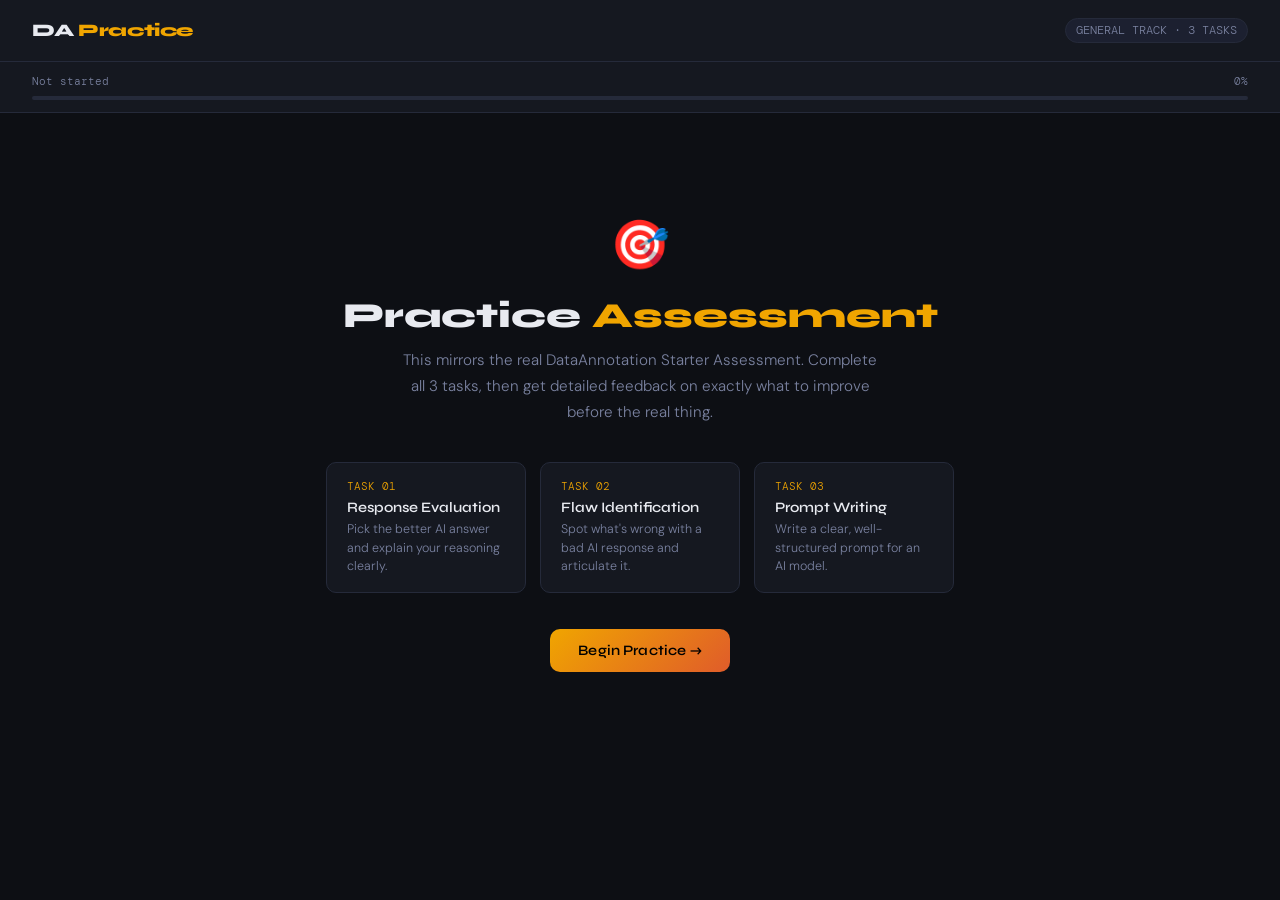
<file: pols/DApractice.html>
<!DOCTYPE html>
<html lang="en">
<head>
<meta charset="UTF-8"/>
<meta name="viewport" content="width=device-width, initial-scale=1.0"/>
<title>DataAnnotation Practice Assessment</title>
<link href="https://fonts.googleapis.com/css2?family=DM+Mono:wght@400;500&family=Syne:wght@400;600;700;800&family=DM+Sans:wght@300;400;500&display=swap" rel="stylesheet"/>
<style>
  :root {
    --bg: #0d0f14;
    --surface: #151820;
    --surface2: #1c2030;
    --border: #252a3a;
    --accent: #f0a500;
    --accent2: #e05c2a;
    --text: #e8eaf0;
    --muted: #7a82a0;
    --good: #2ecc71;
    --bad: #e74c3c;
    --radius: 10px;
  }

  * { box-sizing: border-box; margin: 0; padding: 0; }

  body {
    background: var(--bg);
    color: var(--text);
    font-family: 'DM Sans', sans-serif;
    font-weight: 300;
    min-height: 100vh;
    padding: 0 0 80px;
  }

  /* ── HEADER ── */
  header {
    background: var(--surface);
    border-bottom: 1px solid var(--border);
    padding: 18px 32px;
    display: flex;
    align-items: center;
    justify-content: space-between;
    position: sticky;
    top: 0;
    z-index: 100;
  }

  .logo {
    font-family: 'Syne', sans-serif;
    font-weight: 800;
    font-size: 1.1rem;
    letter-spacing: -0.02em;
  }
  .logo span { color: var(--accent); }

  .badge {
    font-family: 'DM Mono', monospace;
    font-size: 0.72rem;
    color: var(--muted);
    background: var(--surface2);
    border: 1px solid var(--border);
    padding: 4px 10px;
    border-radius: 20px;
  }

  /* ── PROGRESS ── */
  .progress-wrap {
    background: var(--surface);
    border-bottom: 1px solid var(--border);
    padding: 12px 32px;
  }
  .progress-labels {
    display: flex;
    justify-content: space-between;
    font-family: 'DM Mono', monospace;
    font-size: 0.7rem;
    color: var(--muted);
    margin-bottom: 8px;
  }
  .progress-bar-outer {
    height: 4px;
    background: var(--border);
    border-radius: 4px;
    overflow: hidden;
  }
  .progress-bar-inner {
    height: 100%;
    background: linear-gradient(90deg, var(--accent), var(--accent2));
    border-radius: 4px;
    transition: width 0.6s cubic-bezier(.4,0,.2,1);
    width: 0%;
  }

  /* ── MAIN ── */
  main {
    max-width: 820px;
    margin: 0 auto;
    padding: 40px 24px 0;
  }

  /* TASK CARD */
  .task {
    display: none;
    animation: fadeUp 0.4s ease both;
  }
  .task.active { display: block; }

  @keyframes fadeUp {
    from { opacity: 0; transform: translateY(16px); }
    to   { opacity: 1; transform: translateY(0); }
  }

  .task-header {
    margin-bottom: 28px;
  }
  .task-tag {
    font-family: 'DM Mono', monospace;
    font-size: 0.7rem;
    color: var(--accent);
    letter-spacing: 0.12em;
    text-transform: uppercase;
    margin-bottom: 8px;
  }
  .task-title {
    font-family: 'Syne', sans-serif;
    font-size: 1.6rem;
    font-weight: 700;
    line-height: 1.2;
    margin-bottom: 10px;
  }
  .task-desc {
    color: var(--muted);
    font-size: 0.92rem;
    line-height: 1.65;
    max-width: 620px;
  }

  /* SCENARIO BOX */
  .scenario {
    background: var(--surface);
    border: 1px solid var(--border);
    border-radius: var(--radius);
    padding: 20px 24px;
    margin-bottom: 20px;
  }
  .scenario-label {
    font-family: 'DM Mono', monospace;
    font-size: 0.68rem;
    color: var(--muted);
    letter-spacing: 0.1em;
    text-transform: uppercase;
    margin-bottom: 8px;
  }
  .scenario p {
    font-size: 0.95rem;
    line-height: 1.65;
  }

  /* RESPONSE CARDS */
  .responses {
    display: grid;
    grid-template-columns: 1fr 1fr;
    gap: 16px;
    margin-bottom: 24px;
  }
  @media(max-width:620px){ .responses { grid-template-columns: 1fr; } }

  .response-card {
    background: var(--surface);
    border: 2px solid var(--border);
    border-radius: var(--radius);
    padding: 18px 20px;
    cursor: pointer;
    transition: border-color 0.2s, background 0.2s;
    position: relative;
  }
  .response-card:hover { border-color: var(--accent); }
  .response-card.selected {
    border-color: var(--accent);
    background: rgba(240,165,0,0.07);
  }
  .response-label {
    font-family: 'DM Mono', monospace;
    font-size: 0.68rem;
    color: var(--accent);
    letter-spacing: 0.1em;
    margin-bottom: 10px;
  }
  .response-card p {
    font-size: 0.88rem;
    line-height: 1.65;
    color: #c8ccd8;
  }
  .check-icon {
    position: absolute;
    top: 14px;
    right: 14px;
    width: 20px;
    height: 20px;
    border-radius: 50%;
    border: 2px solid var(--border);
    display: flex;
    align-items: center;
    justify-content: center;
    font-size: 0.7rem;
    transition: all 0.2s;
  }
  .response-card.selected .check-icon {
    background: var(--accent);
    border-color: var(--accent);
    color: #000;
  }

  /* TEXTAREA */
  .field-label {
    font-family: 'DM Mono', monospace;
    font-size: 0.7rem;
    color: var(--muted);
    letter-spacing: 0.1em;
    text-transform: uppercase;
    margin-bottom: 8px;
  }
  textarea {
    width: 100%;
    background: var(--surface);
    border: 1px solid var(--border);
    border-radius: var(--radius);
    color: var(--text);
    font-family: 'DM Sans', sans-serif;
    font-size: 0.92rem;
    line-height: 1.65;
    padding: 16px 18px;
    resize: vertical;
    min-height: 120px;
    outline: none;
    transition: border-color 0.2s;
    margin-bottom: 6px;
  }
  textarea:focus { border-color: var(--accent); }
  .char-count {
    text-align: right;
    font-family: 'DM Mono', monospace;
    font-size: 0.68rem;
    color: var(--muted);
    margin-bottom: 20px;
  }
  .char-count.warn { color: var(--accent); }

  /* BUTTONS */
  .btn {
    font-family: 'Syne', sans-serif;
    font-weight: 600;
    font-size: 0.9rem;
    padding: 13px 28px;
    border-radius: var(--radius);
    border: none;
    cursor: pointer;
    transition: opacity 0.15s, transform 0.1s;
    letter-spacing: 0.01em;
  }
  .btn:active { transform: scale(0.98); }
  .btn-primary {
    background: linear-gradient(135deg, var(--accent), var(--accent2));
    color: #000;
  }
  .btn-primary:disabled {
    opacity: 0.35;
    cursor: not-allowed;
  }
  .btn-ghost {
    background: var(--surface2);
    color: var(--muted);
    border: 1px solid var(--border);
  }

  /* FEEDBACK BOX */
  .feedback {
    display: none;
    background: var(--surface);
    border-radius: var(--radius);
    border: 1px solid var(--border);
    overflow: hidden;
    margin-top: 24px;
    animation: fadeUp 0.35s ease both;
  }
  .feedback.show { display: block; }
  .feedback-header {
    padding: 14px 20px;
    font-family: 'Syne', sans-serif;
    font-weight: 700;
    font-size: 0.95rem;
    display: flex;
    align-items: center;
    gap: 10px;
  }
  .feedback-header.good { background: rgba(46,204,113,0.12); color: var(--good); }
  .feedback-header.ok   { background: rgba(240,165,0,0.12);  color: var(--accent); }
  .feedback-header.bad  { background: rgba(231,76,60,0.12);  color: var(--bad); }
  .feedback-body {
    padding: 18px 20px;
  }
  .feedback-section {
    margin-bottom: 16px;
  }
  .feedback-section:last-child { margin-bottom: 0; }
  .fb-label {
    font-family: 'DM Mono', monospace;
    font-size: 0.68rem;
    letter-spacing: 0.1em;
    color: var(--muted);
    margin-bottom: 6px;
    text-transform: uppercase;
  }
  .fb-text {
    font-size: 0.88rem;
    line-height: 1.7;
    color: #c8ccd8;
  }
  .fb-text strong { color: var(--text); }
  .example-answer {
    background: var(--surface2);
    border-left: 3px solid var(--accent);
    padding: 12px 16px;
    border-radius: 0 6px 6px 0;
    font-size: 0.86rem;
    line-height: 1.7;
    color: #c8ccd8;
    font-style: italic;
    margin-top: 8px;
  }

  /* SCORE PILL */
  .score-pill {
    display: inline-flex;
    align-items: center;
    gap: 6px;
    font-family: 'DM Mono', monospace;
    font-size: 0.75rem;
    padding: 4px 12px;
    border-radius: 20px;
    background: var(--surface2);
    border: 1px solid var(--border);
    margin-left: auto;
  }

  /* FINAL SCREEN */
  #screen-final {
    display: none;
    text-align: center;
    padding: 60px 24px;
    animation: fadeUp 0.5s ease both;
  }
  #screen-final.show { display: block; }
  .final-score-ring {
    width: 140px;
    height: 140px;
    border-radius: 50%;
    background: conic-gradient(var(--accent) 0%, var(--accent2) var(--pct, 70%), var(--surface2) var(--pct, 70%));
    display: flex;
    align-items: center;
    justify-content: center;
    margin: 0 auto 28px;
    position: relative;
  }
  .final-score-ring::before {
    content: '';
    width: 110px;
    height: 110px;
    border-radius: 50%;
    background: var(--bg);
    position: absolute;
  }
  .final-score-number {
    font-family: 'Syne', sans-serif;
    font-weight: 800;
    font-size: 2rem;
    position: relative;
    z-index: 1;
  }
  .final-title {
    font-family: 'Syne', sans-serif;
    font-weight: 700;
    font-size: 1.8rem;
    margin-bottom: 10px;
  }
  .final-subtitle {
    color: var(--muted);
    font-size: 0.95rem;
    line-height: 1.65;
    max-width: 500px;
    margin: 0 auto 32px;
  }
  .final-tips {
    background: var(--surface);
    border: 1px solid var(--border);
    border-radius: var(--radius);
    padding: 24px;
    text-align: left;
    max-width: 560px;
    margin: 0 auto 32px;
  }
  .final-tips-title {
    font-family: 'Syne', sans-serif;
    font-weight: 700;
    font-size: 1rem;
    margin-bottom: 14px;
    color: var(--accent);
  }
  .tip-item {
    display: flex;
    gap: 12px;
    margin-bottom: 12px;
    font-size: 0.88rem;
    line-height: 1.6;
    color: #c8ccd8;
  }
  .tip-dot {
    width: 6px;
    height: 6px;
    border-radius: 50%;
    background: var(--accent);
    margin-top: 7px;
    flex-shrink: 0;
  }

  /* NAV BUTTONS */
  .task-nav {
    display: flex;
    gap: 12px;
    margin-top: 8px;
  }

  /* INTRO */
  #screen-intro {
    text-align: center;
    padding: 60px 24px;
    animation: fadeUp 0.4s ease both;
  }
  .intro-icon {
    font-size: 3rem;
    margin-bottom: 20px;
  }
  .intro-title {
    font-family: 'Syne', sans-serif;
    font-weight: 800;
    font-size: 2.2rem;
    margin-bottom: 12px;
    line-height: 1.15;
  }
  .intro-title span { color: var(--accent); }
  .intro-sub {
    color: var(--muted);
    font-size: 0.95rem;
    line-height: 1.7;
    max-width: 480px;
    margin: 0 auto 36px;
  }
  .intro-cards {
    display: flex;
    gap: 14px;
    justify-content: center;
    flex-wrap: wrap;
    margin-bottom: 36px;
  }
  .intro-card {
    background: var(--surface);
    border: 1px solid var(--border);
    border-radius: var(--radius);
    padding: 16px 20px;
    text-align: left;
    width: 200px;
  }
  .intro-card-num {
    font-family: 'DM Mono', monospace;
    font-size: 0.68rem;
    color: var(--accent);
    margin-bottom: 6px;
  }
  .intro-card-title {
    font-family: 'Syne', sans-serif;
    font-weight: 600;
    font-size: 0.9rem;
    margin-bottom: 4px;
  }
  .intro-card-desc {
    font-size: 0.78rem;
    color: var(--muted);
    line-height: 1.5;
  }
</style>
</head>
<body>

<header>
  <div class="logo">DA <span>Practice</span></div>
  <div class="badge">GENERAL TRACK · 3 TASKS</div>
</header>

<div class="progress-wrap">
  <div class="progress-labels">
    <span id="prog-label">Not started</span>
    <span id="prog-pct">0%</span>
  </div>
  <div class="progress-bar-outer">
    <div class="progress-bar-inner" id="prog-bar"></div>
  </div>
</div>

<main>

  <!-- INTRO -->
  <div id="screen-intro">
    <div class="intro-icon">🎯</div>
    <div class="intro-title">Practice <span>Assessment</span></div>
    <p class="intro-sub">This mirrors the real DataAnnotation Starter Assessment. Complete all 3 tasks, then get detailed feedback on exactly what to improve before the real thing.</p>
    <div class="intro-cards">
      <div class="intro-card">
        <div class="intro-card-num">TASK 01</div>
        <div class="intro-card-title">Response Evaluation</div>
        <div class="intro-card-desc">Pick the better AI answer and explain your reasoning clearly.</div>
      </div>
      <div class="intro-card">
        <div class="intro-card-num">TASK 02</div>
        <div class="intro-card-title">Flaw Identification</div>
        <div class="intro-card-desc">Spot what's wrong with a bad AI response and articulate it.</div>
      </div>
      <div class="intro-card">
        <div class="intro-card-num">TASK 03</div>
        <div class="intro-card-title">Prompt Writing</div>
        <div class="intro-card-desc">Write a clear, well-structured prompt for an AI model.</div>
      </div>
    </div>
    <button class="btn btn-primary" onclick="startAssessment()">Begin Practice →</button>
  </div>

  <!-- TASK 1: RESPONSE EVALUATION -->
  <div class="task" id="task-1">
    <div class="task-header">
      <div class="task-tag">Task 01 of 03 · Response Evaluation</div>
      <div class="task-title">Which AI response is better?</div>
      <p class="task-desc">A user asked an AI assistant a question. Two responses were generated. Read both carefully, select the one you think is <strong>better</strong>, then explain your reasoning in the text box below. Be specific — vague answers like "it was clearer" won't cut it.</p>
    </div>

    <div class="scenario">
      <div class="scenario-label">User's Question</div>
      <p>"Can you explain what inflation is and how it affects everyday people?"</p>
    </div>

    <div class="responses">
      <div class="response-card" id="resp-A" onclick="selectResponse('A')">
        <div class="check-icon" id="check-A">✓</div>
        <div class="response-label">RESPONSE A</div>
        <p>Inflation is when prices go up over time. It makes things more expensive so your money doesn't go as far. For example, if a gallon of milk costs $3 today and inflation is 5%, it'll cost $3.15 next year. This hurts people on fixed incomes the most because their income doesn't rise with prices. It also affects savings — money sitting in a low-interest account loses purchasing power. Governments try to control inflation using interest rates.</p>
      </div>
      <div class="response-card" id="resp-B" onclick="selectResponse('B')">
        <div class="check-icon" id="check-B">✓</div>
        <div class="response-label">RESPONSE B</div>
        <p>Inflation is a complex macroeconomic phenomenon characterized by a sustained increase in the general price level of goods and services in an economy over a period of time. When the general price level rises, each unit of currency buys fewer goods and services. Consequently, inflation reflects a reduction in the purchasing power per unit of money. It is measured using indexes such as the CPI.</p>
      </div>
    </div>

    <div class="field-label">Your Reasoning</div>
    <textarea id="t1-reasoning" placeholder="Explain why you chose that response. Be specific — mention what the better response does well AND what the worse response gets wrong." oninput="updateChar('t1-reasoning','t1-char', 50)"></textarea>
    <div class="char-count" id="t1-char">0 / 50 min characters</div>

    <div class="task-nav">
      <button class="btn btn-primary" id="t1-submit" onclick="submitTask1()" disabled>Submit & See Feedback →</button>
    </div>

    <div class="feedback" id="t1-feedback"></div>
  </div>

  <!-- TASK 2: FLAW IDENTIFICATION -->
  <div class="task" id="task-2">
    <div class="task-header">
      <div class="task-tag">Task 02 of 03 · Flaw Identification</div>
      <div class="task-title">What's wrong with this response?</div>
      <p class="task-desc">Below is an AI response that has <strong>multiple problems</strong>. Your job is to identify and explain the flaws clearly. Think about accuracy, helpfulness, tone, completeness, and safety.</p>
    </div>

    <div class="scenario">
      <div class="scenario-label">User's Question</div>
      <p>"I've been feeling really down lately and having trouble sleeping. What should I do?"</p>
    </div>

    <div class="scenario" style="border-color: rgba(231,76,60,0.3)">
      <div class="scenario-label" style="color: var(--bad)">AI RESPONSE TO EVALUATE</div>
      <p>You're probably just stressed. Try drinking chamomile tea before bed and make sure your room is dark. Most people feel down sometimes — it's totally normal and nothing to worry about. You should also maybe exercise more, eat better, and reduce screen time. If it continues for more than a few weeks, just push through it. People have dealt with way worse. Also try meditating, it cures most mental health stuff pretty easily.</p>
    </div>

    <div class="field-label">Identify the Flaws</div>
    <textarea id="t2-flaws" placeholder="List and explain the specific problems with this response. Think about: Is it accurate? Is it helpful? Does it address the real concern? Is anything potentially harmful?" oninput="updateChar('t2-flaws','t2-char', 80)"></textarea>
    <div class="char-count" id="t2-char">0 / 80 min characters</div>

    <div class="task-nav">
      <button class="btn btn-primary" id="t2-submit" onclick="submitTask2()" disabled>Submit & See Feedback →</button>
    </div>
    <div class="feedback" id="t2-feedback"></div>
  </div>

  <!-- TASK 3: PROMPT WRITING -->
  <div class="task" id="task-3">
    <div class="task-header">
      <div class="task-tag">Task 03 of 03 · Prompt Writing</div>
      <div class="task-title">Write a high-quality prompt</div>
      <p class="task-desc">Write a prompt that you would send to an AI assistant to get a <strong>genuinely useful</strong> response. A good prompt is specific, includes relevant context, defines the desired output, and leaves no room for the AI to misinterpret your intent. Vague prompts produce vague answers.</p>
    </div>

    <div class="scenario">
      <div class="scenario-label">Your Goal</div>
      <p>You want an AI to help you write a professional email declining a job offer without burning bridges with the company.</p>
    </div>

    <div class="field-label">Your Prompt</div>
    <textarea id="t3-prompt" placeholder="Write your prompt here. Remember: the AI only knows what you tell it. Include context, tone, format requirements, and any constraints." oninput="updateChar('t3-prompt','t3-char', 100)" style="min-height:150px;"></textarea>
    <div class="char-count" id="t3-char">0 / 100 min characters</div>

    <div class="task-nav">
      <button class="btn btn-primary" id="t3-submit" onclick="submitTask3()" disabled>Submit & See Feedback →</button>
    </div>
    <div class="feedback" id="t3-feedback"></div>
  </div>

  <!-- FINAL SCREEN -->
  <div id="screen-final">
    <div class="final-score-ring" id="score-ring">
      <div class="final-score-number" id="score-display">—</div>
    </div>
    <div class="final-title" id="final-title">Assessment Complete</div>
    <p class="final-subtitle" id="final-subtitle">Here's what to focus on before you take the real thing.</p>
    <div class="final-tips" id="final-tips-box"></div>
    <button class="btn btn-primary" onclick="resetAssessment()">↺ Practice Again</button>
  </div>

</main>

<script>
let currentTask = 0;
let selectedResponse = null;
let scores = [0, 0, 0];

// ── UTILITIES ──
function updateChar(taId, countId, min) {
  const ta = document.getElementById(taId);
  const ct = document.getElementById(countId);
  const len = ta.value.trim().length;
  ct.textContent = `${len} / ${min} min characters`;
  ct.classList.toggle('warn', len > 0 && len < min);

  // find submit button in same task
  const taskEl = ta.closest('.task');
  const btn = taskEl.querySelector('.btn-primary');
  checkTaskReady(taskEl.id);
}

function checkTaskReady(taskId) {
  if (taskId === 'task-1') {
    const len = document.getElementById('t1-reasoning').value.trim().length;
    document.getElementById('t1-submit').disabled = !(selectedResponse && len >= 50);
  } else if (taskId === 'task-2') {
    const len = document.getElementById('t2-flaws').value.trim().length;
    document.getElementById('t2-submit').disabled = len < 80;
  } else if (taskId === 'task-3') {
    const len = document.getElementById('t3-prompt').value.trim().length;
    document.getElementById('t3-submit').disabled = len < 100;
  }
}

function selectResponse(choice) {
  selectedResponse = choice;
  document.getElementById('resp-A').classList.toggle('selected', choice === 'A');
  document.getElementById('resp-B').classList.toggle('selected', choice === 'B');
  checkTaskReady('task-1');
}

function setProgress(step, total) {
  const pct = Math.round((step / total) * 100);
  document.getElementById('prog-bar').style.width = pct + '%';
  document.getElementById('prog-pct').textContent = pct + '%';
  const labels = ['Not started', 'Task 1 of 3', 'Task 2 of 3', 'Task 3 of 3', 'Complete'];
  document.getElementById('prog-label').textContent = labels[step] || 'Complete';
}

function showTask(n) {
  document.querySelectorAll('.task').forEach(t => t.classList.remove('active'));
  document.getElementById('screen-intro').style.display = 'none';
  document.getElementById('screen-final').classList.remove('show');
  if (n >= 1 && n <= 3) {
    document.getElementById('task-' + n).classList.add('active');
    setProgress(n, 3);
    window.scrollTo({ top: 0, behavior: 'smooth' });
  }
  currentTask = n;
}

function startAssessment() {
  showTask(1);
}

// ── TASK 1 ──
function submitTask1() {
  const reasoning = document.getElementById('t1-reasoning').value.trim();
  const correct = selectedResponse === 'A';
  let score = 0;
  const r = reasoning.toLowerCase();

  // Score heuristics
  if (correct) score += 40;
  const keywords = ['example', 'concrete', 'relatable', 'specific', 'practical', 'fixed income', 'savings', 'purchasing power', 'jargon', 'technical', 'accessible', 'everyday', 'understand'];
  keywords.forEach(k => { if (r.includes(k)) score += 5; });
  if (r.length > 150) score += 10;
  if (r.includes('because') || r.includes('since') || r.includes('whereas')) score += 5;
  score = Math.min(score, 100);
  scores[0] = score;

  const tier = score >= 70 ? 'good' : score >= 45 ? 'ok' : 'bad';
  const icon = tier === 'good' ? '✅' : tier === 'ok' ? '⚠️' : '❌';
  const label = tier === 'good' ? 'Strong Answer' : tier === 'ok' ? 'Needs More Depth' : 'Needs Improvement';

  const fb = document.getElementById('t1-feedback');
  fb.innerHTML = `
    <div class="feedback-header ${tier}">${icon} ${label} <span class="score-pill">Score: ${score}/100</span></div>
    <div class="feedback-body">
      <div class="feedback-section">
        <div class="fb-label">Correct Choice</div>
        <div class="fb-text"><strong>Response A is better.</strong> It uses a real-world example ($3 milk → $3.15), explains <em>why</em> it matters to ordinary people (fixed incomes, savings), and is written in plain language anyone can understand. Response B is technically accurate but uses jargon ("macroeconomic phenomenon," "CPI") without explanation — it reads like a textbook, not a helpful assistant.</div>
      </div>
      <div class="feedback-section">
        <div class="fb-label">What DataAnnotation Looks For</div>
        <div class="fb-text">When evaluating responses, always ask: <strong>Does this actually help the person who asked?</strong> A response can be factually correct but still be a poor answer if it's inaccessible, vague, or doesn't address the human's real need. Mention <em>both</em> what's good about your pick and what's bad about the other — reviewers want to see your reasoning, not just your conclusion.</div>
      </div>
      <div class="feedback-section">
        <div class="fb-label">Example of a Strong Explanation</div>
        <div class="example-answer">"Response A is better because it translates an abstract concept into something concrete — the milk price example makes the impact of inflation immediately understandable. It also addresses who is most affected (people on fixed incomes) and explains the savings implication, which directly answers the 'how it affects everyday people' part of the question. Response B, while technically accurate, relies on economic jargon like 'macroeconomic phenomenon' and 'purchasing power per unit of money' without defining them, making it unhelpful for most users."</div>
      </div>
      <div class="task-nav" style="margin-top:18px;">
        <button class="btn btn-primary" onclick="showTask(2)">Continue to Task 2 →</button>
      </div>
    </div>`;
  fb.classList.add('show');
  document.getElementById('t1-submit').disabled = true;
  fb.scrollIntoView({ behavior: 'smooth', block: 'nearest' });
}

// ── TASK 2 ──
function submitTask2() {
  const flaws = document.getElementById('t2-flaws').value.trim();
  const r = flaws.toLowerCase();
  let score = 10; // base

  const flawKeywords = [
    ['dismiss', 'minimiz', 'downplay', 'trivializ', 'nothing to worry', 'just stressed', 'just', 'normal'],
    ['mental health', 'depression', 'professional', 'doctor', 'therapist', 'seek help', 'medical'],
    ['push through', 'harmful', 'dangerous', 'worse', 'invalidat'],
    ['cure', 'inaccurate', 'wrong', 'false', 'meditation'],
    ['tone', 'empathy', 'compassion', 'cold', 'dismissive', 'unsympathetic'],
    ['generic', 'vague', 'specific', 'advice'],
  ];
  flawKeywords.forEach(group => {
    if (group.some(k => r.includes(k))) score += 15;
  });
  if (r.length > 200) score += 10;
  score = Math.min(score, 100);
  scores[1] = score;

  const tier = score >= 70 ? 'good' : score >= 45 ? 'ok' : 'bad';
  const icon = tier === 'good' ? '✅' : tier === 'ok' ? '⚠️' : '❌';
  const label = tier === 'good' ? 'Good Catch' : tier === 'ok' ? 'Partial — Keep Digging' : 'Missed Key Issues';

  const fb = document.getElementById('t2-feedback');
  fb.innerHTML = `
    <div class="feedback-header ${tier}">${icon} ${label} <span class="score-pill">Score: ${score}/100</span></div>
    <div class="feedback-body">
      <div class="feedback-section">
        <div class="fb-label">The Real Flaws in That Response</div>
        <div class="fb-text">
          <strong>1. Dismissiveness / Minimizing</strong> — "nothing to worry about" and "people have dealt with way worse" invalidates the user's feelings and could discourage them from seeking real help.<br><br>
          <strong>2. Missing a safety referral</strong> — Feeling persistently down and having trouble sleeping can be symptoms of depression or anxiety. A responsible AI should recommend speaking with a doctor or mental health professional, not tell someone to "push through it."<br><br>
          <strong>3. Medically inaccurate claim</strong> — "Meditation cures most mental health stuff pretty easily" is false and potentially harmful. It oversimplifies complex conditions.<br><br>
          <strong>4. Generic advice</strong> — "exercise more, eat better, reduce screen time" without context or acknowledgment of the emotional struggle is dismissive and unhelpful.<br><br>
          <strong>5. Tone</strong> — The response lacks empathy entirely. Someone reaching out about feeling down deserves acknowledgment, not a checklist.
        </div>
      </div>
      <div class="feedback-section">
        <div class="fb-label">Key Principle</div>
        <div class="fb-text">When a user expresses emotional distress, the AI's first job is <strong>acknowledgment and safety</strong>. Any response that dismisses feelings, makes inaccurate claims about mental health, or discourages professional help should be flagged as a serious flaw — not just a stylistic one.</div>
      </div>
      <div class="task-nav" style="margin-top:18px;">
        <button class="btn btn-primary" onclick="showTask(3)">Continue to Task 3 →</button>
      </div>
    </div>`;
  fb.classList.add('show');
  document.getElementById('t2-submit').disabled = true;
  fb.scrollIntoView({ behavior: 'smooth', block: 'nearest' });
}

// ── TASK 3 ──
function submitTask3() {
  const prompt = document.getElementById('t3-prompt').value.trim();
  const r = prompt.toLowerCase();
  let score = 10;

  const promptKeywords = [
    ['professional', 'formal', 'tone', 'polite'],
    ['decline', 'turn down', 'reject', 'not accept'],
    ['bridge', 'relationship', 'future', 'connection', 'door open'],
    ['reason', 'because', 'due to', 'other offer', 'opportunity', 'circumstances'],
    ['subject', 'format', 'paragraph', 'sign off', 'opening', 'structure'],
    ['specific', 'grateful', 'thank', 'appreciate'],
    ['context', 'company', 'position', 'role', 'offer'],
  ];
  promptKeywords.forEach(group => {
    if (group.some(k => r.includes(k))) score += 12;
  });
  if (prompt.length > 200) score += 8;
  score = Math.min(score, 100);
  scores[2] = score;

  const tier = score >= 70 ? 'good' : score >= 45 ? 'ok' : 'bad';
  const icon = tier === 'good' ? '✅' : tier === 'ok' ? '⚠️' : '❌';
  const label = tier === 'good' ? 'Well-Structured Prompt' : tier === 'ok' ? 'Good Start, Missing Details' : 'Too Vague';

  const fb = document.getElementById('t3-feedback');
  fb.innerHTML = `
    <div class="feedback-header ${tier}">${icon} ${label} <span class="score-pill">Score: ${score}/100</span></div>
    <div class="feedback-body">
      <div class="feedback-section">
        <div class="fb-label">What Makes a Great Prompt</div>
        <div class="fb-text">
          A strong prompt answers these questions before the AI even has to ask:<br><br>
          <strong>Context:</strong> What's the situation? (Declining a job offer from [Company], for [Role])<br>
          <strong>Tone:</strong> How should it sound? (Professional, warm, grateful — not cold or overly apologetic)<br>
          <strong>Goal:</strong> What's the desired outcome? (Leave the door open for future opportunities)<br>
          <strong>Format:</strong> What structure? (Subject line + 2–3 short paragraphs + professional sign-off)<br>
          <strong>Constraints:</strong> Any limits? (Don't reveal the competing offer's company name, keep it under 150 words)
        </div>
      </div>
      <div class="feedback-section">
        <div class="fb-label">Example of a Strong Prompt</div>
        <div class="example-answer">"Write a professional email declining a job offer from Acme Corp for the role of Marketing Manager. I've decided to accept another offer that's a better fit for my long-term goals. The tone should be warm, grateful, and professional — I want to leave a positive impression and keep the door open for future opportunities. Include a subject line, a brief expression of gratitude, a tactful reason for declining (without mentioning the competing company), and a closing that expresses genuine appreciation for their time. Keep it under 150 words."</div>
      </div>
      <div class="task-nav" style="margin-top:18px;">
        <button class="btn btn-primary" onclick="showFinal()">See Final Results →</button>
      </div>
    </div>`;
  fb.classList.add('show');
  document.getElementById('t3-submit').disabled = true;
  fb.scrollIntoView({ behavior: 'smooth', block: 'nearest' });
}

// ── FINAL ──
function showFinal() {
  document.querySelectorAll('.task').forEach(t => t.classList.remove('active'));
  const final = document.getElementById('screen-final');
  final.classList.add('show');
  setProgress(4, 3);

  const avg = Math.round(scores.reduce((a,b) => a+b, 0) / 3);
  document.getElementById('score-display').textContent = avg;
  document.getElementById('score-ring').style.setProperty('--pct', avg + '%');

  let title, subtitle, tips;

  if (avg >= 75) {
    title = "You're Ready 🎯";
    subtitle = "Strong performance across all three tasks. Your reasoning is clear and you understand what reviewers are looking for. A few refinements and you'll be in great shape for the real assessment.";
    tips = [
      "Always explain <em>both</em> sides — what's good about your choice AND what's bad about the other.",
      "Use specific terminology: 'empathy,' 'accuracy,' 'relevance,' 'tone,' 'completeness.'",
      "For prompts, always include format requirements and constraints — leave nothing to guesswork.",
      "Take your time on the real assessment. Quality over speed, every time."
    ];
  } else if (avg >= 50) {
    title = "Getting There ⚡";
    subtitle = "You've got the instincts — now it's about articulating them more precisely. The real assessment rewards depth and specificity, not just correct conclusions.";
    tips = [
      "Don't just say what's better — say exactly <em>why</em>, with reference to specific parts of the text.",
      "For flaw identification, think in categories: accuracy, tone, safety, helpfulness, completeness.",
      "Prompts need context, tone, format, and constraints. If any are missing, add them.",
      "Aim for 2–3x the minimum character count in your reasoning. More detail = higher scores.",
      "Practice this assessment a few more times until your responses feel natural."
    ];
  } else {
    title = "Keep Practicing 💪";
    subtitle = "The good news: you now know exactly what the assessment is looking for. The skills here are learnable — do a few more rounds and your instincts will sharpen fast.";
    tips = [
      "Before selecting a response, ask: 'Would a real person find this genuinely helpful?' That's the core question.",
      "For flaws, always check: accuracy, tone, safety, whether professional help was recommended, and whether the person's real concern was addressed.",
      "A prompt is bad if the AI would need to ask a follow-up question. Include everything upfront.",
      "Study the example answers in the feedback carefully — they show the level of specificity expected.",
      "Don't rush. Slow down, re-read each task's instructions before writing anything."
    ];
  }

  document.getElementById('final-title').textContent = title;
  document.getElementById('final-subtitle').textContent = subtitle;
  document.getElementById('final-tips-box').innerHTML = `
    <div class="final-tips-title">Before You Take the Real Thing</div>
    ${tips.map(t => `<div class="tip-item"><div class="tip-dot"></div><span>${t}</span></div>`).join('')}
  `;

  window.scrollTo({ top: 0, behavior: 'smooth' });
}

function resetAssessment() {
  selectedResponse = null;
  scores = [0, 0, 0];
  document.querySelectorAll('textarea').forEach(ta => ta.value = '');
  document.querySelectorAll('.char-count').forEach(c => { c.textContent = c.textContent.replace(/^\d+/, '0'); });
  document.querySelectorAll('.feedback').forEach(f => { f.classList.remove('show'); f.innerHTML = ''; });
  document.querySelectorAll('.btn-primary[id$="-submit"]').forEach(b => b.disabled = true);
  document.getElementById('resp-A').classList.remove('selected');
  document.getElementById('resp-B').classList.remove('selected');
  document.getElementById('screen-final').classList.remove('show');
  document.getElementById('screen-intro').style.display = 'block';
  setProgress(0, 3);
  window.scrollTo({ top: 0, behavior: 'smooth' });
}

// init
setProgress(0, 3);
</script>
</body>
</html>
</file>
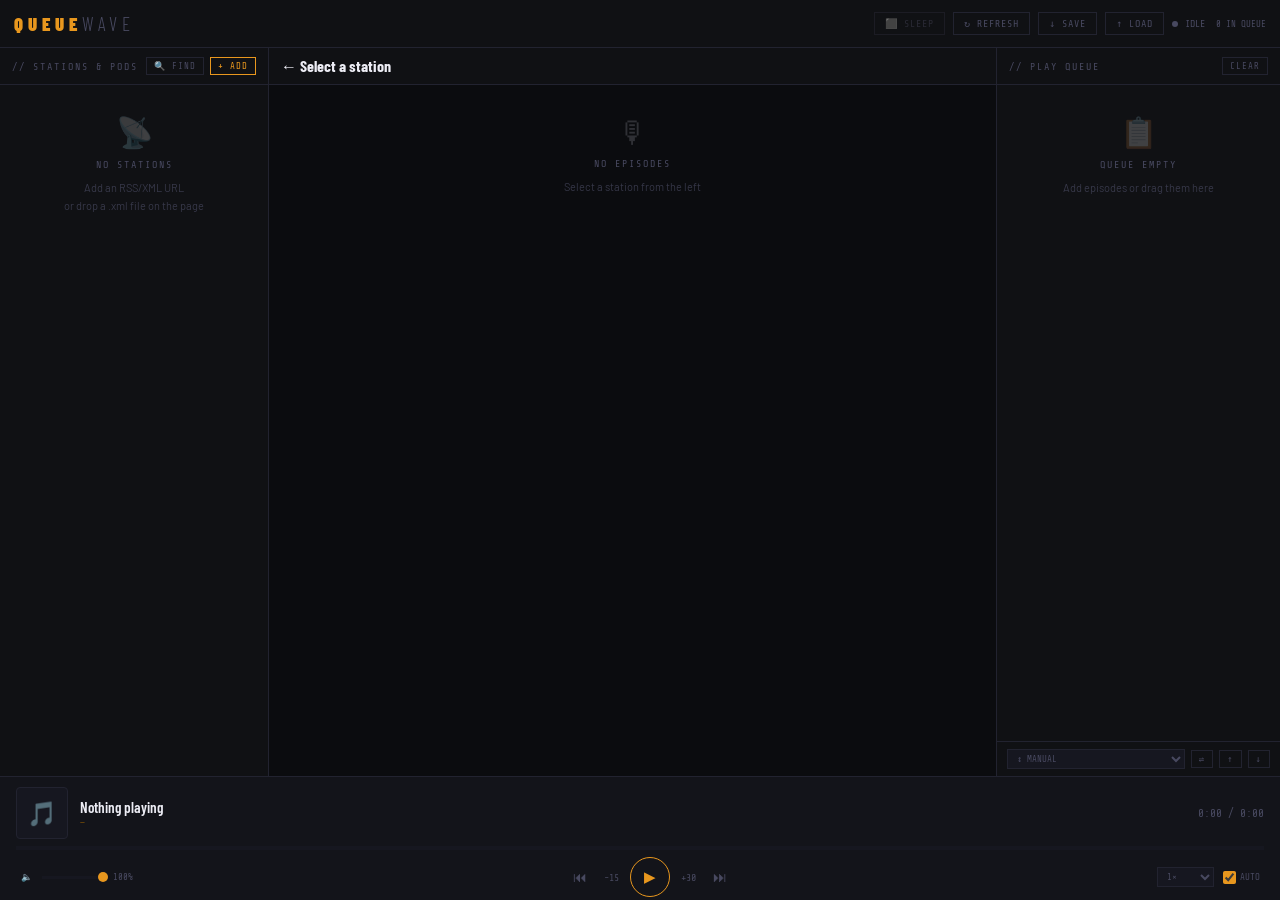
<file: html/bak/newWave.html>
<!DOCTYPE html>
<html lang="en">
<head>
<meta charset="UTF-8">
<meta name="viewport" content="width=device-width, initial-scale=1.0">
<title>QueueWave</title>
<link href="https://fonts.googleapis.com/css2?family=Share+Tech+Mono&family=Barlow+Condensed:wght@300;400;600;700;900&family=Barlow:wght@300;400;500&display=swap" rel="stylesheet">
<style>
*,*::before,*::after{box-sizing:border-box;margin:0;padding:0;}
html,body{height:100%;overflow:hidden;}
:root{
  --bg:#0b0c0f; --bg2:#101114; --bg3:#161720; --panel:#13141a;
  --border:#222330; --border2:#1c1d28;
  --amber:#e8971e; --amber-lo:#7a4e08; --amber-glow:rgba(232,151,30,.13);
  --green:#38d47e; --red:#e05555; --blue:#4a9eff;
  --text:#bfc0cc; --dim:#484960; --bright:#ededf5;
  --mono:'Share Tech Mono',monospace;
  --cond:'Barlow Condensed',sans-serif;
  --sans:'Barlow',sans-serif;
  --hdr:48px; --ply:124px;
}
body{background:var(--bg);color:var(--text);font-family:var(--sans);display:flex;flex-direction:column;}

/* BLACKOUT */
#blackout{display:none;position:fixed;inset:0;background:#000;z-index:9999;cursor:pointer;}
#blackout.on{display:block;}
#bo-hint{position:absolute;bottom:32px;left:50%;transform:translateX(-50%);font-family:var(--mono);font-size:11px;color:#1a1a1a;letter-spacing:3px;animation:fadeHint 4s ease forwards;}
@keyframes fadeHint{0%{color:#333}80%{color:#333}100%{color:#000}}

/* HEADER */
header{flex:0 0 var(--hdr);height:var(--hdr);background:var(--bg2);border-bottom:1px solid var(--border);display:flex;align-items:center;padding:0 14px;gap:8px;z-index:20;}
.logo{font-family:var(--cond);font-weight:900;font-size:19px;letter-spacing:5px;color:var(--amber);text-transform:uppercase;margin-right:auto;}
.logo span{color:var(--dim);font-weight:300;}
.hbtn{font-family:var(--mono);font-size:10px;background:transparent;border:1px solid var(--border);color:var(--dim);padding:5px 10px;cursor:pointer;letter-spacing:1px;transition:all .15s;white-space:nowrap;}
.hbtn:hover{border-color:var(--amber);color:var(--amber);}
.hbtn.sleep{border-color:#1c1c24;color:#2a2a35;}
.hbtn.sleep:hover{border-color:#44445a;color:#888;background:#0a0a0c;}
.status{display:flex;align-items:center;gap:7px;font-family:var(--mono);font-size:10px;color:var(--dim);white-space:nowrap;}
.dot{width:6px;height:6px;border-radius:50%;background:var(--dim);}
.dot.live{background:var(--green);box-shadow:0 0 5px var(--green);animation:blink 2s infinite;}
@keyframes blink{0%,100%{opacity:1}50%{opacity:.25}}

/* GRID */
.grid{flex:1;min-height:0;display:grid;grid-template-columns:268px 1fr 284px;overflow:hidden;}

/* PANELS */
.panel{display:flex;flex-direction:column;overflow:hidden;background:var(--bg2);}
.panel+.panel{border-left:1px solid var(--border);}
.ph{flex:0 0 auto;padding:9px 12px;border-bottom:1px solid var(--border);display:flex;align-items:center;gap:6px;background:var(--bg2);}
.pt{font-family:var(--mono);font-size:10px;color:var(--dim);letter-spacing:2px;flex:1;}
.pf{flex:0 0 auto;border-top:1px solid var(--border);padding:7px 10px;display:flex;gap:6px;align-items:center;}
.scroll{flex:1;min-height:0;overflow-y:auto;overflow-x:hidden;}
::-webkit-scrollbar{width:3px;} ::-webkit-scrollbar-track{background:transparent;} ::-webkit-scrollbar-thumb{background:var(--border);} ::-webkit-scrollbar-thumb:hover{background:var(--amber-lo);}

/* BUTTONS */
.btn{font-family:var(--mono);font-size:10px;background:transparent;border:1px solid var(--border);color:var(--dim);padding:5px 9px;cursor:pointer;transition:all .15s;letter-spacing:1px;white-space:nowrap;}
.btn:hover{border-color:var(--amber);color:var(--amber);}
.btn.pri{border-color:var(--amber);color:var(--amber);}
.btn.pri:hover{background:var(--amber);color:#000;}
.btn.sm{padding:3px 7px;font-size:9px;}
.btn.danger:hover{border-color:var(--red);color:var(--red);}

/* INPUTS */
input[type=url],input[type=text]{width:100%;background:var(--bg);border:1px solid var(--border);color:var(--bright);font-family:var(--mono);font-size:11px;padding:7px 9px;outline:none;transition:border-color .15s;}
input:focus{border-color:var(--amber);} input::placeholder{color:var(--dim);} input[type=file]{display:none;}
input[type=range]{-webkit-appearance:none;height:3px;background:var(--bg3);outline:none;cursor:pointer;}
input[type=range]::-webkit-slider-thumb{-webkit-appearance:none;width:10px;height:10px;background:var(--amber);border-radius:50%;}
select.sort-sel{background:var(--bg3);border:1px solid var(--border);color:var(--dim);font-family:var(--mono);font-size:9px;padding:3px 5px;cursor:pointer;outline:none;flex:1;}
select.sort-sel:hover,select.sort-sel:focus{border-color:var(--amber);color:var(--amber);}

/* ADD FORM */
.add-form{flex:0 0 auto;overflow:hidden;max-height:0;transition:max-height .25s ease;background:var(--bg3);}
.add-form.open{max-height:230px;border-bottom:1px solid var(--border);}
.add-form-inner{padding:10px;display:flex;flex-direction:column;gap:7px;}
.drop-zone{border:1px dashed var(--border);padding:8px;text-align:center;font-family:var(--mono);font-size:10px;color:var(--dim);cursor:pointer;transition:all .15s;}
.drop-zone:hover{border-color:var(--amber);color:var(--amber);}
.or-sep{text-align:center;font-family:var(--mono);font-size:9px;color:var(--dim);}

/* SEARCH PANEL */
.search-panel{flex:0 0 auto;overflow:hidden;max-height:0;transition:max-height .3s ease;background:var(--bg3);}
.search-panel.open{max-height:480px;border-bottom:1px solid var(--border);}
.search-inner{padding:10px;display:flex;flex-direction:column;gap:7px;}
.search-row{display:flex;gap:6px;}
.search-row input{flex:1;}
.search-row button{flex-shrink:0;}
.search-results{overflow-y:auto;max-height:360px;}
.sr-card{
  padding:9px 10px;border-bottom:1px solid var(--border2);
  display:flex;gap:9px;align-items:flex-start;
  transition:background .1s;
}
.sr-card:hover{background:rgba(255,255,255,.03);}
.sr-art{
  width:42px;height:42px;flex-shrink:0;border-radius:3px;
  background:var(--bg);border:1px solid var(--border);
  overflow:hidden;display:flex;align-items:center;justify-content:center;font-size:18px;
}
.sr-art img{width:100%;height:100%;object-fit:cover;display:block;}
.sr-info{flex:1;min-width:0;}
.sr-name{font-family:var(--cond);font-weight:600;font-size:13px;color:var(--bright);white-space:nowrap;overflow:hidden;text-overflow:ellipsis;}
.sr-author{font-family:var(--mono);font-size:9px;color:var(--dim);margin-top:1px;white-space:nowrap;overflow:hidden;text-overflow:ellipsis;}
.sr-meta{font-family:var(--mono);font-size:9px;color:var(--amber-lo);margin-top:2px;}
.sr-add{
  flex-shrink:0;align-self:center;
  font-family:var(--mono);font-size:9px;
  background:none;border:1px solid var(--border);
  color:var(--amber);padding:3px 8px;cursor:pointer;
  transition:all .15s;white-space:nowrap;
}
.sr-add:hover{background:var(--amber);color:#000;border-color:var(--amber);}
.sr-add:disabled{color:var(--dim);border-color:var(--border2);cursor:default;background:transparent;}
.sr-none{padding:16px;text-align:center;font-family:var(--mono);font-size:10px;color:var(--dim);}
.search-tabs{display:flex;gap:0;border-bottom:1px solid var(--border);}
.stab{
  flex:1;padding:5px 0;text-align:center;
  font-family:var(--mono);font-size:9px;letter-spacing:1px;
  color:var(--dim);cursor:pointer;border:none;background:transparent;
  border-bottom:2px solid transparent;transition:all .15s;
}
.stab.on{color:var(--amber);border-bottom-color:var(--amber);}
.stab:hover{color:var(--text);}

/* FEED LIST */
.feed-row{
  padding:9px 10px 9px 12px;border-bottom:1px solid var(--border2);
  display:flex;align-items:center;gap:9px;
  cursor:grab;transition:background .1s;position:relative;
}
.feed-row:active{cursor:grabbing;}
.feed-row:hover{background:rgba(255,255,255,.02);}
.feed-row.active{background:var(--amber-glow);}
.feed-row.active::before{content:'';position:absolute;left:0;top:0;bottom:0;width:2px;background:var(--amber);}
.feed-row.drag-src{opacity:.3;}
.feed-row.drop-before{border-top:2px solid var(--amber);}
.feed-row.drop-after{border-bottom:2px solid var(--amber);}
.feed-art{width:36px;height:36px;flex-shrink:0;border-radius:3px;background:var(--bg3);border:1px solid var(--border);overflow:hidden;display:flex;align-items:center;justify-content:center;font-size:15px;pointer-events:none;}
.feed-art img{width:100%;height:100%;object-fit:cover;display:block;}
.feed-meta{flex:1;min-width:0;pointer-events:none;}
.feed-name{font-family:var(--cond);font-weight:600;font-size:13px;color:var(--bright);white-space:nowrap;overflow:hidden;text-overflow:ellipsis;}
.feed-ct{font-family:var(--mono);font-size:9px;color:var(--dim);margin-top:2px;}
.feed-actions{display:flex;gap:3px;opacity:0;transition:opacity .15s;flex-shrink:0;}
.feed-row:hover .feed-actions{opacity:1;}
.feed-ico-btn{background:none;border:none;cursor:pointer;font-size:12px;padding:3px 4px;color:var(--dim);transition:color .15s;}
.feed-ico-btn:hover{color:var(--amber);}
.feed-ico-btn.red:hover{color:var(--red);}
.feed-ico-btn.spinning{animation:spin .7s linear infinite;display:inline-block;}
@keyframes spin{to{transform:rotate(360deg)}}

/* EP BAR */
.ep-bar{flex:0 0 auto;padding:8px 12px;border-bottom:1px solid var(--border);display:flex;align-items:center;gap:8px;background:var(--bg2);}
.ep-feed-title{font-family:var(--cond);font-weight:700;font-size:16px;color:var(--bright);flex:1;min-width:0;white-space:nowrap;overflow:hidden;text-overflow:ellipsis;}

/* EPISODE ROWS */
.ep-row{padding:9px 12px;border-bottom:1px solid var(--border2);display:flex;gap:10px;transition:background .1s;cursor:grab;position:relative;}
.ep-row:active{cursor:grabbing;}
.ep-row:hover{background:rgba(255,255,255,.025);}
.ep-row.playing{background:var(--amber-glow);border-left:2px solid var(--amber);}
.ep-row.inq{opacity:.45;}
.ep-row.drag-src{opacity:.3;}
.ep-thumb{width:54px;height:54px;flex-shrink:0;border-radius:3px;background:var(--bg3);border:1px solid var(--border);overflow:hidden;display:flex;align-items:center;justify-content:center;font-size:22px;color:var(--dim);align-self:flex-start;}
.ep-thumb img{width:100%;height:100%;object-fit:cover;display:block;}
.ep-body{flex:1;min-width:0;pointer-events:none;}
.ep-title{font-size:13px;font-weight:500;color:var(--bright);line-height:1.35;display:-webkit-box;-webkit-line-clamp:2;-webkit-box-orient:vertical;overflow:hidden;}
.ep-meta{font-family:var(--mono);font-size:9px;color:var(--dim);margin:3px 0;display:flex;gap:10px;flex-wrap:wrap;}
.ep-desc{font-size:11px;color:var(--dim);line-height:1.45;display:-webkit-box;-webkit-line-clamp:2;-webkit-box-orient:vertical;overflow:hidden;cursor:help;}
.ep-btns{display:flex;flex-direction:column;gap:4px;flex-shrink:0;align-items:flex-end;}
.ep-add,.ep-play{opacity:0;font-family:var(--mono);font-size:9px;background:none;border:1px solid var(--border);padding:3px 7px;cursor:pointer;transition:all .15s;white-space:nowrap;}
.ep-row:hover .ep-add,.ep-row:hover .ep-play{opacity:1;}
.ep-add{color:var(--amber);}
.ep-add:hover{background:var(--amber);color:#000;border-color:var(--amber);}
.ep-add.done{color:var(--dim);cursor:default;}
.ep-add.done:hover{background:transparent;color:var(--dim);border-color:var(--border);}
.ep-play{color:var(--dim);}
.ep-play:hover{border-color:var(--green);color:var(--green);}

/* DESCRIPTION TOOLTIP */
#desc-tip{
  display:none;position:fixed;z-index:5000;
  max-width:320px;min-width:180px;
  background:var(--bg3);border:1px solid var(--border);
  padding:10px 12px;
  font-family:var(--sans);font-size:11px;color:var(--text);line-height:1.55;
  box-shadow:0 8px 28px rgba(0,0,0,.7);
  pointer-events:none;
}
#desc-tip.on{display:block;}
#desc-tip-title{font-family:var(--cond);font-weight:700;font-size:13px;color:var(--bright);margin-bottom:6px;}

/* QUEUE ROWS */
.q-row{padding:8px 10px;border-bottom:1px solid var(--border2);display:flex;gap:7px;align-items:flex-start;cursor:grab;transition:background .1s;position:relative;}
.q-row:active{cursor:grabbing;}
.q-row:hover{background:rgba(255,255,255,.02);}
.q-row.cur{background:var(--amber-glow);}
.q-row.sel{box-shadow:inset 0 0 0 1px var(--border);}
.q-row.drag-src{opacity:.3;}
.q-row.drop-before{border-top:2px solid var(--amber);}
.q-num{font-family:var(--mono);font-size:9px;color:var(--dim);width:18px;flex-shrink:0;padding-top:2px;}
.q-art{width:32px;height:32px;flex-shrink:0;border-radius:2px;background:var(--bg3);overflow:hidden;display:flex;align-items:center;justify-content:center;font-size:13px;}
.q-art img{width:100%;height:100%;object-fit:cover;display:block;}
.q-info{flex:1;min-width:0;pointer-events:none;}
.q-title{font-size:11px;color:var(--bright);line-height:1.35;display:-webkit-box;-webkit-line-clamp:2;-webkit-box-orient:vertical;overflow:hidden;}
.q-feed{font-family:var(--mono);font-size:9px;color:var(--amber-lo);margin-top:2px;}
.q-del{opacity:0;background:none;border:none;color:var(--red);cursor:pointer;font-size:11px;padding:1px 2px;transition:opacity .15s;flex-shrink:0;}
.q-row:hover .q-del{opacity:1;}
#qList.drop-active{outline:2px dashed var(--amber);outline-offset:-3px;}
#qList.drop-end::after{content:'';display:block;height:2px;background:var(--amber);margin:0 10px;}

/* TOUCH GHOST */
.dnd-ghost{position:fixed;pointer-events:none;z-index:8000;background:var(--bg3);border:1px solid var(--amber);padding:6px 10px;font-family:var(--mono);font-size:10px;color:var(--amber);max-width:220px;white-space:nowrap;overflow:hidden;text-overflow:ellipsis;box-shadow:0 8px 24px rgba(0,0,0,.7);opacity:.9;}

/* PLAYER */
.player{flex:0 0 var(--ply);height:var(--ply);background:var(--panel);border-top:1px solid var(--border);padding:10px 16px 8px;display:flex;flex-direction:column;gap:7px;}
.player-top{display:flex;align-items:center;gap:12px;}
.np-art{width:52px;height:52px;flex-shrink:0;border-radius:4px;background:var(--bg3);border:1px solid var(--border);overflow:hidden;display:flex;align-items:center;justify-content:center;font-size:24px;position:relative;}
.np-art img{width:100%;height:100%;object-fit:cover;display:block;}
.np-art.playing::after{content:'';position:absolute;inset:-3px;border:1px solid var(--amber);border-radius:5px;animation:pulse 2s infinite;}
@keyframes pulse{0%,100%{opacity:.9}50%{opacity:.15}}
.np-info{flex:1;min-width:0;}
.np-title{font-family:var(--cond);font-weight:600;font-size:15px;color:var(--bright);white-space:nowrap;overflow:hidden;text-overflow:ellipsis;}
.np-feed{font-family:var(--mono);font-size:9px;color:var(--amber-lo);margin-top:2px;}
.np-time{font-family:var(--mono);font-size:11px;color:var(--dim);white-space:nowrap;}
.prog-wrap{display:flex;align-items:center;}
.prog{flex:1;height:4px;background:var(--bg3);cursor:pointer;position:relative;transition:height .1s;}
.prog:hover{height:6px;}
.prog-fill{height:100%;background:var(--amber);width:0%;pointer-events:none;transition:width .2s linear;}
.ctrl-row{display:flex;align-items:center;gap:5px;}
.ctrl{background:none;border:none;color:var(--dim);cursor:pointer;padding:4px 6px;font-size:14px;transition:color .15s;display:flex;align-items:center;}
.ctrl:hover{color:var(--bright);}
.ctrl.play{width:40px;height:40px;border:1px solid var(--amber);color:var(--amber);border-radius:50%;font-size:15px;justify-content:center;transition:all .15s;}
.ctrl.play:hover{background:var(--amber);color:#000;}
.spc{flex:1;}
.mono-lbl{font-family:var(--mono);font-size:9px;color:var(--dim);padding:4px 5px;}
.vol-sl{width:66px;}
.vol-pct{font-family:var(--mono);font-size:9px;color:var(--dim);width:30px;}
select.spd{background:var(--bg3);border:1px solid var(--border);color:var(--dim);font-family:var(--mono);font-size:9px;padding:3px 5px;cursor:pointer;outline:none;}
select.spd:hover{border-color:var(--amber);color:var(--amber);}
.auto-lbl{font-family:var(--mono);font-size:9px;color:var(--dim);display:flex;align-items:center;gap:4px;cursor:pointer;padding:4px;}
.auto-lbl input{accent-color:var(--amber);}
audio{display:none;}

/* EMPTY / LOADING */
.empty{display:flex;flex-direction:column;align-items:center;justify-content:center;padding:28px 16px;gap:9px;text-align:center;}
.empty-ico{font-size:30px;opacity:.2;} .empty-ttl{font-family:var(--mono);font-size:10px;color:var(--dim);letter-spacing:2px;text-transform:uppercase;} .empty-sub{font-size:11px;color:var(--dim);line-height:1.6;opacity:.7;}
.loading{display:flex;align-items:center;justify-content:center;gap:9px;padding:22px;font-family:var(--mono);font-size:10px;color:var(--dim);}
.spin{width:12px;height:12px;border-radius:50%;border:2px solid var(--border);border-top-color:var(--amber);animation:spin .6s linear infinite;display:inline-block;}

/* TOAST */
#toast{position:fixed;bottom:calc(var(--ply) + 10px);left:50%;transform:translateX(-50%) translateY(6px);background:var(--amber);color:#000;font-family:var(--mono);font-size:10px;padding:6px 14px;letter-spacing:1px;opacity:0;transition:all .2s;pointer-events:none;z-index:1000;white-space:nowrap;max-width:90vw;overflow:hidden;text-overflow:ellipsis;}
#toast.on{opacity:1;transform:translateX(-50%) translateY(0);}

/* NEW BADGE */
.badge-new{display:inline-block;background:var(--green);color:#000;font-family:var(--mono);font-size:8px;padding:1px 4px;margin-left:5px;vertical-align:middle;letter-spacing:1px;}
</style>
</head>
<body>

<div id="blackout" onclick="exitBlackout()">
  <div id="bo-hint">CLICK ANYWHERE TO WAKE</div>
</div>
<audio id="audio" preload="metadata"></audio>

<!-- DESCRIPTION TOOLTIP -->
<div id="desc-tip">
  <div id="desc-tip-title"></div>
  <div id="desc-tip-body"></div>
</div>

<header>
  <div class="logo">Queue<span>wave</span></div>
  <button class="hbtn sleep" onclick="enterBlackout()">⬛ SLEEP</button>
  <button class="hbtn" onclick="refreshAllFeeds()" title="Refresh all stations for new episodes">↻ REFRESH</button>
  <button class="hbtn" onclick="exportJSON()">↓ SAVE</button>
  <button class="hbtn" onclick="document.getElementById('importFile').click()">↑ LOAD</button>
  <input type="file" id="importFile" accept=".json">
  <div class="status">
    <span class="dot" id="sdot"></span>
    <span id="stxt">IDLE</span>
    <span id="qct" style="margin-left:4px;font-size:9px;">0 IN QUEUE</span>
  </div>
</header>

<div class="grid">

  <!-- FEEDS -->
  <div class="panel">
    <div class="ph">
      <span class="pt">// STATIONS &amp; PODS</span>
      <button class="btn sm" id="findBtn">🔍 FIND</button>
      <button class="btn pri sm" id="addBtn">+ ADD</button>
    </div>
    <!-- PODCAST SEARCH PANEL -->
    <div class="search-panel" id="searchPanel">
      <div class="search-inner">
        <div class="search-tabs">
          <button class="stab on" id="tabPodcast">PODCASTS</button>
          <button class="stab" id="tabURL">BY URL / FILE</button>
        </div>
        <!-- Podcast search tab -->
        <div id="searchTab">
          <div class="search-row" style="margin-top:4px;">
            <input type="text" id="searchInput" placeholder="Search podcasts…">
            <button class="btn sm pri" id="searchGoBtn">GO</button>
          </div>
          <div class="search-results" id="searchResults">
            <div class="sr-none">Type a show name and press GO</div>
          </div>
        </div>
        <!-- URL/File tab (moved from addForm) -->
        <div id="urlTab" style="display:none;margin-top:4px;">
          <div style="display:flex;flex-direction:column;gap:7px;">
            <input type="url" id="urlInput" placeholder="https://feeds.example.com/rss.xml">
            <button class="btn pri" id="loadUrlBtn" style="width:100%">LOAD URL</button>
            <div class="or-sep">— or —</div>
            <label class="drop-zone" for="xmlFile">📂 CLICK TO LOAD XML FILE</label>
            <input type="file" id="xmlFile" accept=".xml,.rss">
          </div>
        </div>
        <button class="btn sm" id="closeFindBtn" style="align-self:flex-end;margin-top:2px;">CLOSE</button>
      </div>
    </div>

    <div class="scroll" id="feedList">
      <div class="empty"><div class="empty-ico">📡</div><div class="empty-ttl">No Stations</div><div class="empty-sub">Add an RSS/XML URL<br>or drop a .xml file on the page</div></div>
    </div>
  </div>

  <!-- EPISODES -->
  <div class="panel" style="background:var(--bg);">
    <div class="ep-bar">
      <div class="ep-feed-title" id="epTitle">← Select a station</div>
      <button class="btn sm" id="addAllBtn" style="display:none">+ ADD ALL</button>
    </div>
    <div class="scroll" id="epList">
      <div class="empty"><div class="empty-ico">🎙</div><div class="empty-ttl">No Episodes</div><div class="empty-sub">Select a station from the left</div></div>
    </div>
  </div>

  <!-- QUEUE -->
  <div class="panel">
    <div class="ph">
      <span class="pt">// PLAY QUEUE</span>
      <button class="btn sm danger" id="clearQBtn">CLEAR</button>
    </div>
    <div class="scroll" id="qList">
      <div class="empty"><div class="empty-ico">📋</div><div class="empty-ttl">Queue Empty</div><div class="empty-sub">Add episodes or drag them here</div></div>
    </div>
    <div class="pf">
      <select class="sort-sel" id="sortSel" title="Sort queue">
        <option value="manual">↕ MANUAL</option>
        <option value="newest">↓ NEWEST</option>
        <option value="oldest">↑ OLDEST</option>
        <option value="az">A → Z</option>
        <option value="za">Z → A</option>
        <option value="station">STATION</option>
        <option value="duration">DURATION</option>
      </select>
      <button class="btn sm" id="shuffleBtn" title="Shuffle">⇌</button>
      <button class="btn sm" id="moveUpBtn" title="Move selected up">↑</button>
      <button class="btn sm" id="moveDownBtn" title="Move selected down">↓</button>
    </div>
  </div>

</div>

<!-- PLAYER -->
<div class="player">
  <div class="player-top">
    <div class="np-art" id="npArt">🎵</div>
    <div class="np-info">
      <div class="np-title" id="npTitle">Nothing playing</div>
      <div class="np-feed"  id="npFeed">—</div>
    </div>
    <div class="np-time"><span id="curT">0:00</span> / <span id="totT">0:00</span></div>
  </div>
  <div class="prog-wrap">
    <div class="prog" id="prog"><div class="prog-fill" id="progFill"></div></div>
  </div>
  <div class="ctrl-row">
    <div class="mono-lbl">🔈</div>
    <input type="range" class="vol-sl" id="volSl" min="0" max="1" step="0.02" value="1">
    <span class="vol-pct" id="volPct">100%</span>
    <div class="spc"></div>
    <button class="ctrl" id="prevBtn">⏮</button>
    <button class="ctrl" id="skipBkBtn" style="font-family:var(--mono);font-size:10px;">-15</button>
    <button class="ctrl play" id="playBtn">▶</button>
    <button class="ctrl" id="skipFwBtn" style="font-family:var(--mono);font-size:10px;">+30</button>
    <button class="ctrl" id="nextBtn">⏭</button>
    <div class="spc"></div>
    <select class="spd" id="spd">
      <option value="0.75">0.75×</option><option value="1" selected>1×</option>
      <option value="1.25">1.25×</option><option value="1.5">1.5×</option>
      <option value="1.75">1.75×</option><option value="2">2×</option>
    </select>
    <label class="auto-lbl"><input type="checkbox" id="autoAdv" checked> AUTO</label>
  </div>
</div>

<div id="toast"></div>

<script>
// ─── STATE ────────────────────────────────────────────────────────────
var feeds = [], queue = [], curIdx = -1, selIdx = -1, activeFeedId = null;
var audio = document.getElementById('audio');

// ─── UTILS ───────────────────────────────────────────────────────────
function G(id){ return document.getElementById(id); }
function esc(s){ return String(s||'').replace(/&/g,'&amp;').replace(/</g,'&lt;').replace(/>/g,'&gt;').replace(/"/g,'&quot;'); }
function gTagTxt(el){
  var tags=Array.prototype.slice.call(arguments,1);
  for(var i=0;i<tags.length;i++){var n=el.getElementsByTagName(tags[i])[0];if(n)return n.textContent.trim();}
  return '';
}
function gTagAttr(el,tag,attr){var n=el.getElementsByTagName(tag)[0];return n?(n.getAttribute(attr)||''):'';}
function stripHTML(h){if(!h)return'';var d=document.createElement('div');d.innerHTML=h;return(d.textContent||d.innerText||'').replace(/\s+/g,' ').trim();}
function fmtTime(s){if(!s||isNaN(s)||s<0)return'0:00';var h=Math.floor(s/3600),m=Math.floor((s%3600)/60),sc=Math.floor(s%60);return h>0?h+':'+p2(m)+':'+p2(sc):m+':'+p2(sc);}
function p2(n){return String(n).padStart(2,'0');}
function fmtDur(r){if(!r)return'';if(/^\d{1,2}:\d{2}/.test(r))return r;var n=parseInt(r);return(!isNaN(n)&&n>0)?fmtTime(n):r;}
function fmtDate(r){if(!r)return'';try{return new Date(r).toLocaleDateString('en-US',{month:'short',day:'numeric',year:'numeric'});}catch(e){return'';}}
function durToSec(d){if(!d)return 0;var p=d.split(':').map(Number);if(p.length===3)return p[0]*3600+p[1]*60+p[2];if(p.length===2)return p[0]*60+p[1];return parseInt(d)||0;}
var _tt; function toast(m){var e=G('toast');e.textContent=m;e.classList.add('on');clearTimeout(_tt);_tt=setTimeout(function(){e.classList.remove('on');},3000);}

// ─── BLACKOUT ─────────────────────────────────────────────────────────
function enterBlackout(){G('blackout').classList.add('on');}
function exitBlackout(){G('blackout').classList.remove('on');}

// ─── WIRE STATIC BUTTONS ──────────────────────────────────────────────
G('addBtn').addEventListener('click',function(){openFind('url');});
G('findBtn').addEventListener('click',function(){openFind('search');});
G('closeFindBtn').addEventListener('click',closeFind);
G('tabPodcast').addEventListener('click',function(){switchTab('search');});
G('tabURL').addEventListener('click',function(){switchTab('url');});
G('loadUrlBtn').addEventListener('click',doURL);
G('xmlFile').addEventListener('change',doFile);
G('searchGoBtn').addEventListener('click',doSearch);
G('importFile').addEventListener('change',importJSON);
G('addAllBtn').addEventListener('click',addAll);
G('clearQBtn').addEventListener('click',clearQ);
G('shuffleBtn').addEventListener('click',shuffleQ);
G('moveUpBtn').addEventListener('click',moveUp);
G('moveDownBtn').addEventListener('click',moveDown);
G('playBtn').addEventListener('click',togglePlay);
G('prevBtn').addEventListener('click',prevTrack);
G('nextBtn').addEventListener('click',nextTrack);
G('skipBkBtn').addEventListener('click',function(){skip(-15);});
G('skipFwBtn').addEventListener('click',function(){skip(30);});
G('volSl').addEventListener('input',function(){setVol(this.value);});
G('spd').addEventListener('change',function(){setSpd(this.value);});
G('prog').addEventListener('click',seek);
G('sortSel').addEventListener('change',function(){applySort(this.value);});
G('urlInput').addEventListener('keydown',function(e){if(e.key==='Enter')doURL();});

// ─── SEARCH PANEL ─────────────────────────────────────────────────────
function openFind(tab){
  G('searchPanel').classList.add('open');
  switchTab(tab);
}
function closeFind(){
  G('searchPanel').classList.remove('open');
}
function switchTab(tab){
  var isSearch=tab==='search';
  G('searchTab').style.display=isSearch?'':'none';
  G('urlTab').style.display=isSearch?'none':'';
  G('tabPodcast').classList.toggle('on',isSearch);
  G('tabURL').classList.toggle('on',!isSearch);
  if(isSearch) setTimeout(function(){G('searchInput').focus();},50);
  else setTimeout(function(){G('urlInput').focus();},50);
}

G('searchInput').addEventListener('keydown',function(e){if(e.key==='Enter')doSearch();});
G('urlInput').addEventListener('keydown',function(e){if(e.key==='Enter')doURL();});

// ─── ITUNES PODCAST SEARCH ────────────────────────────────────────────
async function doSearch(){
  var q=G('searchInput').value.trim();
  if(!q){toast('Enter a search term');return;}
  var res=G('searchResults');
  res.innerHTML='<div class="loading"><div class="spin"></div>SEARCHING…</div>';
  try{
    var url='https://itunes.apple.com/search?term='+encodeURIComponent(q)+'&media=podcast&entity=podcast&limit=20';
    var r=await fetch(url,{signal:AbortSignal.timeout(10000)});
    if(!r.ok)throw new Error('HTTP '+r.status);
    var data=await r.json();
    renderSearchResults(data.results||[]);
  }catch(e){
    res.innerHTML='<div class="sr-none">Search failed — check your connection</div>';
    console.warn(e);
  }
}

function renderSearchResults(results){
  var res=G('searchResults');
  if(!results.length){res.innerHTML='<div class="sr-none">No podcasts found — try different keywords</div>';return;}
  res.innerHTML='';
  results.forEach(function(pod){
    var name=pod.collectionName||pod.trackName||'Unknown';
    var author=pod.artistName||'';
    var feedUrl=pod.feedUrl||'';
    var art=pod.artworkUrl100||pod.artworkUrl60||'';
    var count=pod.trackCount||0;
    var genre=pod.primaryGenreName||'';
    var alreadyAdded=!!feeds.find(function(f){return f.url===feedUrl;});

    var card=document.createElement('div');
    card.className='sr-card';
    card.innerHTML=
      '<div class="sr-art">'+(art?'<img src="'+esc(art)+'" onerror="this.outerHTML=\'🎙\'" loading="lazy">':'🎙')+'</div>'
      +'<div class="sr-info">'
      +'<div class="sr-name">'+esc(name)+'</div>'
      +(author?'<div class="sr-author">'+esc(author)+'</div>':'')
      +'<div class="sr-meta">'+(count?count+' eps · ':'')+(genre?esc(genre):'')+(feedUrl?'':' · <span style="color:var(--red)">no feed URL</span>')+'</div>'
      +'</div>'
      +'<button class="sr-add"'+(alreadyAdded||!feedUrl?' disabled':'')+'>'+( alreadyAdded?'✓ ADDED':'+ ADD')+'</button>';

    if(feedUrl&&!alreadyAdded){
      var addBtn=card.querySelector('.sr-add');
      addBtn.addEventListener('click',async function(){
        addBtn.disabled=true;addBtn.textContent='…';
        try{
          var txt=await fetchXML(feedUrl);
          parseFeed(txt,name,feedUrl);
          addBtn.textContent='✓ ADDED';
        }catch(e){
          addBtn.disabled=false;addBtn.textContent='+ ADD';
          toast('Failed to load feed: '+e.message);
        }
      });
    }
    res.appendChild(card);
  });
}

// ─── PROXIED FETCH ─────────────────────────────────────────────────────
var PROXIES=[
  function(u){return u;},
  function(u){return 'https://corsproxy.io/?url='+encodeURIComponent(u);},
  function(u){return 'https://api.allorigins.win/raw?url='+encodeURIComponent(u);}
];
async function fetchXML(url){
  var last;
  for(var i=0;i<PROXIES.length;i++){
    try{
      var ctrl=new AbortController(),t=setTimeout(function(){ctrl.abort();},12000);
      var r=await fetch(PROXIES[i](url),{signal:ctrl.signal});clearTimeout(t);
      if(!r.ok)continue;
      var txt=await r.text();
      if(txt.trim()[0]==='<')return txt;
    }catch(e){last=e;}
  }
  throw new Error(last?last.message:'All proxies failed');
}

// ─── LOAD URL ─────────────────────────────────────────────────────────
async function doURL(){
  var url=G('urlInput').value.trim();
  if(!url){toast('Enter a URL first');return;}
  G('urlInput').value='';
  closeFind();
  G('epList').innerHTML='<div class="loading"><div class="spin"></div>FETCHING FEED…</div>';
  try{var txt=await fetchXML(url);parseFeed(txt,url,url);}
  catch(e){
    toast('Failed: '+e.message);
    G('epList').innerHTML='<div class="empty"><div class="empty-ico">⚠</div><div class="empty-ttl">Load Failed</div><div class="empty-sub">Check the URL and try again</div></div>';
  }
}

function doFile(evt){
  var file=evt.target.files[0];if(!file)return;
  evt.target.value='';
  var r=new FileReader();
  r.onload=function(e){closeFind();parseFeed(e.target.result,file.name.replace(/\.[^.]+$/,''),'__local__:'+file.name);};
  r.readAsText(file);
}

// ─── PARSE FEED ───────────────────────────────────────────────────────
function parseXMLDoc(txt){
  var p=new DOMParser();
  var doc=p.parseFromString(txt,'application/xml');
  if(doc.querySelector('parsererror'))doc=p.parseFromString(txt,'text/xml');
  return doc.querySelector('parsererror')?null:doc;
}

function extractItems(doc,feedId,feedName,chArt){
  var nodes=Array.from(doc.querySelectorAll('item,entry'));
  return nodes.map(function(el,i){
    var title=(el.getElementsByTagName('title')[0]||{}).textContent||('Item '+(i+1));
    title=title.trim();
    var enc=el.getElementsByTagName('enclosure')[0];
    var encUrl=enc?(enc.getAttribute('url')||''):'';
    var encType=enc?(enc.getAttribute('type')||''):'';
    var linkEl=el.getElementsByTagName('link')[0];
    var linkUrl=linkEl?(linkEl.textContent.trim()||linkEl.getAttribute('href')||''):'';
    var audioUrl=encUrl||linkUrl;
    var isAudio=encType.indexOf('audio')===0||/\.(mp3|m4a|ogg|opus|wav|aac|flac)(\?|$)/i.test(audioUrl);
    var itemArt=gTagAttr(el,'itunes:image','href')||gTagAttr(el,'media:thumbnail','url')||chArt;
    var rawDesc=gTagTxt(el,'itunes:summary')||gTagTxt(el,'description')||gTagTxt(el,'summary')||gTagTxt(el,'content')||'';
    var desc=stripHTML(rawDesc);if(desc.length>500)desc=desc.slice(0,500)+'…';
    var dur=fmtDur(gTagTxt(el,'itunes:duration')||gTagTxt(el,'duration'));
    var date=fmtDate(gTagTxt(el,'pubDate')||gTagTxt(el,'published')||gTagTxt(el,'updated'));
    var rawDate=gTagTxt(el,'pubDate')||gTagTxt(el,'published')||gTagTxt(el,'updated')||'';
    var ts=rawDate?new Date(rawDate).getTime()||0:0;
    return{title:title,url:audioUrl,art:itemArt,desc:desc,dur:dur,date:date,ts:ts,isAudio:isAudio,feedName:feedName,feedId:feedId};
  });
}

function parseFeed(xmlText,fallbackName,sourceUrl){
  var doc=parseXMLDoc(xmlText);
  if(!doc){toast('Invalid XML');return;}
  var ch=doc.querySelector('channel')||doc.querySelector('feed');
  if(!ch){toast('No RSS/Atom feed found');return;}
  if(feeds.find(function(f){return f.url===sourceUrl;})){toast('Station already added');return;}
  var name=gTagTxt(ch,'title')||fallbackName;
  var chArt=gTagAttr(ch,'itunes:image','href');
  if(!chArt){var imgEl=ch.getElementsByTagName('image')[0];if(imgEl)chArt=gTagTxt(imgEl,'url');}
  chArt=chArt||'';
  var feedId='f'+Date.now()+Math.random().toString(36).slice(2,5);
  var items=extractItems(doc,feedId,name,chArt);
  var feed={id:feedId,name:name,url:sourceUrl,art:chArt,items:items,lastRefresh:Date.now()};
  feeds.push(feed);
  saveState();renderFeeds();selectFeed(feedId);
  toast('✓ "'+name+'" — '+items.length+' items');
}

// ─── FEED REFRESH ─────────────────────────────────────────────────────
async function refreshFeed(feedId){
  var feed=feeds.find(function(f){return f.id===feedId;});
  if(!feed||feed.url.startsWith('__local__'))return;

  // Mark spinner on button
  var btn=document.querySelector('[data-refresh="'+feedId+'"]');
  if(btn)btn.classList.add('spinning');

  try{
    var txt=await fetchXML(feed.url);
    var doc=parseXMLDoc(txt);
    if(!doc){toast('Could not re-parse feed');return;}
    var ch=doc.querySelector('channel')||doc.querySelector('feed');
    if(!ch)return;

    var chArt=gTagAttr(ch,'itunes:image','href');
    if(!chArt){var imgEl=ch.getElementsByTagName('image')[0];if(imgEl)chArt=gTagTxt(imgEl,'url');}
    chArt=chArt||feed.art;

    var freshItems=extractItems(doc,feedId,feed.name,chArt);

    // Find genuinely new items (not in existing list)
    var existingUrls={};
    feed.items.forEach(function(it){if(it.url)existingUrls[it.url]=true;});
    var newItems=freshItems.filter(function(it){return it.url&&!existingUrls[it.url];});

    // Prepend new items
    feed.items=newItems.concat(feed.items);
    feed.art=chArt;
    feed.lastRefresh=Date.now();

    saveState();
    if(activeFeedId===feedId){
      G('epTitle').textContent=feed.name;
      renderEpisodes(feed.items);
    }
    renderFeeds();
    if(newItems.length>0){
      toast('↻ '+feed.name+' — '+newItems.length+' new item'+(newItems.length>1?'s':''));
    } else {
      toast('↻ '+feed.name+' — up to date');
    }
  }catch(e){
    toast('Refresh failed: '+e.message);
  }finally{
    if(btn)btn.classList.remove('spinning');
  }
}

async function refreshAllFeeds(){
  var refreshable=feeds.filter(function(f){return !f.url.startsWith('__local__');});
  if(!refreshable.length){toast('No remote stations to refresh');return;}
  toast('Refreshing '+refreshable.length+' station'+(refreshable.length>1?'s':'')+'…');
  for(var i=0;i<refreshable.length;i++){
    await refreshFeed(refreshable[i].id);
  }
}

function removeFeed(feedId){
  var f=feeds.find(function(x){return x.id===feedId;});
  feeds=feeds.filter(function(x){return x.id!==feedId;});
  queue=queue.filter(function(q){return q.feedId!==feedId;});
  if(curIdx>=queue.length)curIdx=queue.length-1;
  if(activeFeedId===feedId){
    activeFeedId=null;
    G('epTitle').textContent='← Select a station';
    G('addAllBtn').style.display='none';
    G('epList').innerHTML='<div class="empty"><div class="empty-ico">🎙</div><div class="empty-ttl">No Episodes</div><div class="empty-sub">Select a station from the left</div></div>';
  }
  saveState();renderFeeds();renderQueue();
  toast('Removed "'+(f?f.name:'station')+'"');
}

// ─── RENDER: FEEDS (with drag reorder) ───────────────────────────────
var feedDnd={src:null};

function renderFeeds(){
  var el=G('feedList');
  if(!feeds.length){
    el.innerHTML='<div class="empty"><div class="empty-ico">📡</div><div class="empty-ttl">No Stations</div><div class="empty-sub">Add an RSS/XML URL<br>or drop a .xml file on the page</div></div>';
    return;
  }
  el.innerHTML='';
  feeds.forEach(function(f,fi){
    var row=document.createElement('div');
    row.className='feed-row'+(f.id===activeFeedId?' active':'');
    row.setAttribute('draggable','true');
    row.setAttribute('data-feed-id',f.id);

    var isLocal=f.url.startsWith('__local__');
    row.innerHTML=
      '<div class="feed-art">'+(f.art?'<img src="'+esc(f.art)+'" onerror="this.style.display=\'none\'" loading="lazy">':'')+'📻</div>'
      +'<div class="feed-meta"><div class="feed-name">'+esc(f.name)+'</div>'
      +'<div class="feed-ct">'+f.items.length+' items'+(f.lastRefresh?' · '+timeSince(f.lastRefresh):'')+'</div></div>'
      +'<div class="feed-actions">'
      +(isLocal?'':'<button class="feed-ico-btn" data-refresh="'+f.id+'" title="Refresh station">↻</button>')
      +'<button class="feed-ico-btn red" data-del-feed="'+f.id+'" title="Remove station">✕</button>'
      +'</div>';

    // Click to select (not on action buttons)
    row.addEventListener('click',function(e){
      if(e.target.closest('.feed-actions'))return;
      selectFeed(f.id);
    });

    // Refresh button
    var refBtn=row.querySelector('[data-refresh]');
    if(refBtn)refBtn.addEventListener('click',function(e){e.stopPropagation();refreshFeed(f.id);});

    // Delete button
    var delBtn=row.querySelector('[data-del-feed]');
    if(delBtn)delBtn.addEventListener('click',function(e){e.stopPropagation();removeFeed(f.id);});

    // Feed drag-to-reorder (desktop)
    row.addEventListener('dragstart',function(e){
      feedDnd.src=fi;
      e.dataTransfer.effectAllowed='move';
      e.dataTransfer.setData('text/plain','feed:'+fi);
      setTimeout(function(){row.classList.add('drag-src');},0);
    });
    row.addEventListener('dragend',function(){
      row.classList.remove('drag-src');
      el.querySelectorAll('.feed-row').forEach(function(r){r.classList.remove('drop-before','drop-after');});
    });
    row.addEventListener('dragover',function(e){
      if(e.dataTransfer.getData('text/plain')||true){
        var txt=e.dataTransfer.types&&e.dataTransfer.types[0];
        // only handle feed drags from within feed list
      }
      if(feedDnd.src===null)return;
      e.preventDefault();e.stopPropagation();
      el.querySelectorAll('.feed-row').forEach(function(r){r.classList.remove('drop-before','drop-after');});
      var r=row.getBoundingClientRect();
      if(e.clientY<r.top+r.height/2)row.classList.add('drop-before');
      else row.classList.add('drop-after');
    });
    row.addEventListener('drop',function(e){
      e.preventDefault();e.stopPropagation();
      if(feedDnd.src===null)return;
      el.querySelectorAll('.feed-row').forEach(function(r){r.classList.remove('drop-before','drop-after');});
      var r=row.getBoundingClientRect();
      var insertBefore=e.clientY<r.top+r.height/2;
      var toIdx=fi;
      if(!insertBefore)toIdx=fi+1;
      var from=feedDnd.src;
      if(from===toIdx||from===toIdx-1){feedDnd.src=null;return;}
      var moved=feeds.splice(from,1)[0];
      var dest=from<toIdx?toIdx-1:toIdx;
      feeds.splice(dest,0,moved);
      feedDnd.src=null;
      saveState();renderFeeds();
    });

    // Touch drag feeds
    attachFeedTouch(row,fi);
    el.appendChild(row);
  });
}

// touch drag for feed reorder
var ftd={active:false,srcIdx:null,ghost:null,holdTimer:null};
function attachFeedTouch(row,fi){
  row.addEventListener('touchstart',function(e){
    var t=e.touches[0];
    ftd.holdTimer=setTimeout(function(){
      ftd.active=true;ftd.srcIdx=fi;
      var g=document.createElement('div');g.className='dnd-ghost';
      g.textContent=feeds[fi]?feeds[fi].name:'…';
      document.body.appendChild(g);ftd.ghost=g;
      moveFTG(t.clientX,t.clientY);
    },300);
  },{passive:true});
  row.addEventListener('touchmove',function(e){
    clearTimeout(ftd.holdTimer);
    if(!ftd.active)return;
    e.preventDefault();
    var t=e.touches[0];moveFTG(t.clientX,t.clientY);
    highlightFeedTarget(t.clientY);
  },{passive:false});
  row.addEventListener('touchend',function(e){
    clearTimeout(ftd.holdTimer);
    if(!ftd.active){ftd.active=false;return;}
    if(ftd.ghost){ftd.ghost.remove();ftd.ghost=null;}
    G('feedList').querySelectorAll('.feed-row').forEach(function(r){r.classList.remove('drop-before','drop-after');});
    var t=e.changedTouches[0];
    var rows=Array.from(G('feedList').querySelectorAll('.feed-row'));
    var toIdx=rows.length;
    for(var i=0;i<rows.length;i++){
      var rb=rows[i].getBoundingClientRect();
      if(t.clientY<rb.top+rb.height/2){toIdx=i;break;}
    }
    var from=ftd.srcIdx;
    if(from!==null&&from!==toIdx&&from!==toIdx-1){
      var moved=feeds.splice(from,1)[0];
      var dest=from<toIdx?toIdx-1:toIdx;
      feeds.splice(dest,0,moved);
      saveState();renderFeeds();
    }
    ftd.active=false;ftd.srcIdx=null;
  },{passive:true});
}
function moveFTG(x,y){if(!ftd.ghost)return;ftd.ghost.style.left=(x+14)+'px';ftd.ghost.style.top=(y-28)+'px';}
function highlightFeedTarget(y){
  var rows=G('feedList').querySelectorAll('.feed-row');
  rows.forEach(function(r){r.classList.remove('drop-before','drop-after');});
  for(var i=0;i<rows.length;i++){
    var rb=rows[i].getBoundingClientRect();
    if(y<rb.top+rb.height/2){rows[i].classList.add('drop-before');return;}
  }
  if(rows.length)rows[rows.length-1].classList.add('drop-after');
}

function timeSince(ts){
  var s=Math.floor((Date.now()-ts)/1000);
  if(s<60)return 'just now';
  if(s<3600)return Math.floor(s/60)+'m ago';
  if(s<86400)return Math.floor(s/3600)+'h ago';
  return Math.floor(s/86400)+'d ago';
}

function selectFeed(feedId){
  activeFeedId=feedId;
  var f=feeds.find(function(x){return x.id===feedId;});
  if(!f)return;
  G('epTitle').textContent=f.name;
  G('addAllBtn').style.display='';
  renderFeeds();renderEpisodes(f.items);
}

// ─── DESCRIPTION TOOLTIP ──────────────────────────────────────────────
var tip=G('desc-tip'),tipTitle=G('desc-tip-title'),tipBody=G('desc-tip-body');
var tipTimer;

function showTip(title,desc,x,y){
  tipTitle.textContent=title||'';
  tipBody.textContent=desc||'';
  tip.classList.add('on');
  positionTip(x,y);
}
function hideTip(){clearTimeout(tipTimer);tip.classList.remove('on');}
function positionTip(x,y){
  var tw=tip.offsetWidth||320,th=tip.offsetHeight||120;
  var lx=x+16, ly=y+12;
  if(lx+tw>window.innerWidth-8)lx=x-tw-8;
  if(ly+th>window.innerHeight-8)ly=y-th-8;
  tip.style.left=Math.max(4,lx)+'px';
  tip.style.top=Math.max(4,ly)+'px';
}
document.addEventListener('mousemove',function(e){
  if(tip.classList.contains('on'))positionTip(e.clientX,e.clientY);
});

// ─── RENDER: EPISODES ─────────────────────────────────────────────────
function inQ(item){return queue.some(function(q){return q.url===item.url&&q.title===item.title;});}
function isCur(item){return curIdx>=0&&queue[curIdx]&&queue[curIdx].url===item.url&&queue[curIdx].title===item.title;}

function renderEpisodes(items){
  var el=G('epList');
  if(!items||!items.length){el.innerHTML='<div class="empty"><div class="empty-ico">📭</div><div class="empty-ttl">No Items</div></div>';return;}
  el.innerHTML='';
  items.forEach(function(item,i){
    var inQueue=inQ(item),playing=isCur(item);
    var row=document.createElement('div');
    row.className='ep-row'+(playing?' playing':'')+(inQueue&&!playing?' inq':'');
    row.setAttribute('draggable','true');
    row.innerHTML=
      '<div class="ep-thumb">'+(item.art?'<img src="'+esc(item.art)+'" onerror="this.outerHTML=\'🎵\'" loading="lazy">':'🎵')+'</div>'
      +'<div class="ep-body">'
      +'<div class="ep-title">'+esc(item.title)+'</div>'
      +'<div class="ep-meta">'+(item.date?'<span>'+esc(item.date)+'</span>':'')+(item.dur?'<span>'+esc(item.dur)+'</span>':'')
      +(!item.isAudio?'<span style="color:var(--amber-lo)">⚠ no audio</span>':'')+'</div>'
      +(item.desc?'<div class="ep-desc" data-has-desc="1">'+esc(item.desc)+'</div>':'')
      +'</div>'
      +'<div class="ep-btns">'
      +'<button class="ep-add'+(inQueue?' done':'')+'\">'+(inQueue?'✓ ADDED':'+ QUEUE')+'</button>'
      +'<button class="ep-play">▶ NOW</button>'
      +'</div>';

    // buttons
    var addBtn=row.querySelector('.ep-add');
    var playBtn=row.querySelector('.ep-play');
    if(addBtn)addBtn.addEventListener('click',function(e){e.stopPropagation();addEpToQ(i);});
    if(playBtn)playBtn.addEventListener('click',function(e){e.stopPropagation();playNow(i);});

    // description tooltip
    if(item.desc){
      var descEl=row.querySelector('.ep-desc');
      if(descEl){
        descEl.addEventListener('mouseenter',function(e){
          tipTimer=setTimeout(function(){showTip(item.title,item.desc,e.clientX,e.clientY);},400);
        });
        descEl.addEventListener('mouseleave',function(){clearTimeout(tipTimer);hideTip();});
      }
      // also show on row hover after a longer delay if no dedicated desc hover
      row.addEventListener('mouseenter',function(e){
        tipTimer=setTimeout(function(){showTip(item.title,item.desc,e.clientX,e.clientY);},800);
      });
      row.addEventListener('mouseleave',function(){clearTimeout(tipTimer);hideTip();});
    }

    // desktop drag
    row.addEventListener('dragstart',function(e){
      dnd.type='episode';dnd.index=i;
      e.dataTransfer.effectAllowed='copy';e.dataTransfer.setData('text/plain','ep:'+i);
      row.classList.add('drag-src');
    });
    row.addEventListener('dragend',function(){row.classList.remove('drag-src');});

    // touch drag
    attachTouch(row,'episode',i);
    el.appendChild(row);
  });
}

function addEpToQ(i){
  var f=feeds.find(function(x){return x.id===activeFeedId;});if(!f)return;
  var item=f.items[i];
  if(inQ(item)){toast('Already in queue');return;}
  queue.push(Object.assign({},item));
  applyCurrentSort();
  renderQueue();renderEpisodes(f.items);saveState();
  toast('+ '+item.title.slice(0,50));
}

function addAll(){
  var f=feeds.find(function(x){return x.id===activeFeedId;});if(!f)return;
  var added=0;
  f.items.forEach(function(item){if(!inQ(item)){queue.push(Object.assign({},item));added++;}});
  applyCurrentSort();
  renderQueue();renderEpisodes(f.items);saveState();
  toast('Added '+added+' of '+f.items.length+' items');
}

function playNow(i){
  var f=feeds.find(function(x){return x.id===activeFeedId;});if(!f)return;
  var item=f.items[i];
  if(!item.isAudio||!item.url){toast('No audio URL');return;}
  var qi=queue.findIndex(function(q){return q.url===item.url&&q.title===item.title;});
  if(qi>=0){playAt(qi);return;}
  var ins=curIdx>=0?curIdx+1:queue.length;
  queue.splice(ins,0,Object.assign({},item));
  renderEpisodes(f.items);saveState();playAt(ins);
}

// ─── QUEUE SORTING ────────────────────────────────────────────────────
var currentSort='manual';

function applySort(mode){
  currentSort=mode;
  if(mode==='manual')return; // manual = don't change order

  var playing=curIdx>=0?queue[curIdx]:null;

  queue.sort(function(a,b){
    if(mode==='newest')return (b.ts||0)-(a.ts||0);
    if(mode==='oldest')return (a.ts||0)-(b.ts||0);
    if(mode==='az')return (a.title||'').localeCompare(b.title||'');
    if(mode==='za')return (b.title||'').localeCompare(a.title||'');
    if(mode==='station')return (a.feedName||'').localeCompare(b.feedName||'');
    if(mode==='duration')return durToSec(a.dur)-durToSec(b.dur);
    return 0;
  });

  // Re-find currently playing after sort
  if(playing){
    curIdx=queue.findIndex(function(q){return q.url===playing.url&&q.title===playing.title;});
    if(curIdx<0)curIdx=0;
  }
  selIdx=-1;
  renderQueue();saveState();
}

function applyCurrentSort(){
  if(currentSort!=='manual')applySort(currentSort);
}

// ─── RENDER: QUEUE ────────────────────────────────────────────────────
function renderQueue(){
  var el=G('qList');
  G('qct').textContent=queue.length+' IN QUEUE';
  if(!queue.length){el.innerHTML='<div class="empty"><div class="empty-ico">📋</div><div class="empty-ttl">Queue Empty</div><div class="empty-sub">Add episodes or drag them here</div></div>';return;}
  el.innerHTML='';
  queue.forEach(function(item,i){
    var row=document.createElement('div');
    row.className='q-row'+(i===curIdx?' cur':'')+(i===selIdx?' sel':'');
    row.setAttribute('draggable','true');
    row.innerHTML=
      '<div class="q-num">'+(i===curIdx?'▶':p2(i+1))+'</div>'
      +'<div class="q-art">'+(item.art?'<img src="'+esc(item.art)+'" onerror="this.outerHTML=\'🎵\'" loading="lazy">':'🎵')+'</div>'
      +'<div class="q-info"><div class="q-title">'+esc(item.title)+'</div>'
      +'<div class="q-feed">'+esc(item.feedName||'')+(item.dur?' · '+esc(item.dur):'')+'</div></div>'
      +'<button class="q-del">✕</button>';

    var delBtn=row.querySelector('.q-del');
    if(delBtn)delBtn.addEventListener('click',function(e){e.stopPropagation();removeQ(i);});
    row.addEventListener('click',function(e){if(e.target.classList.contains('q-del'))return;selIdx=i;renderQueue();});
    row.addEventListener('dblclick',function(e){if(e.target.classList.contains('q-del'))return;playAt(i);});

    // tooltip on queue item
    if(item.desc){
      row.addEventListener('mouseenter',function(e){
        tipTimer=setTimeout(function(){showTip(item.title,item.desc,e.clientX,e.clientY);},600);
      });
      row.addEventListener('mouseleave',function(){clearTimeout(tipTimer);hideTip();});
    }

    // desktop drag reorder
    row.addEventListener('dragstart',function(e){
      dnd.type='queue';dnd.index=i;
      e.dataTransfer.effectAllowed='move';e.dataTransfer.setData('text/plain','q:'+i);
      row.classList.add('drag-src');
    });
    row.addEventListener('dragend',function(){row.classList.remove('drag-src');clearDropHighlights();});

    // touch drag
    attachTouch(row,'queue',i);
    el.appendChild(row);
  });

  if(curIdx>=0){var rows=el.querySelectorAll('.q-row');if(rows[curIdx])rows[curIdx].scrollIntoView({block:'nearest',behavior:'smooth'});}
}

function removeQ(i){
  if(i===curIdx){audio.pause();curIdx=-1;updatePlayerUI();}
  else if(i<curIdx)curIdx--;
  if(selIdx===i)selIdx=-1;else if(selIdx>i)selIdx--;
  queue.splice(i,1);
  renderQueue();
  var f=feeds.find(function(x){return x.id===activeFeedId;});if(f)renderEpisodes(f.items);
  saveState();
}
function clearQ(){audio.pause();queue=[];curIdx=-1;selIdx=-1;renderQueue();updatePlayerUI();var f=feeds.find(function(x){return x.id===activeFeedId;});if(f)renderEpisodes(f.items);saveState();toast('Queue cleared');}
function shuffleQ(){
  if(queue.length<2)return;
  // Reset sort select back to manual since we're manually ordering
  G('sortSel').value='manual';currentSort='manual';
  var cur=curIdx>=0?queue[curIdx]:null,rest=queue.filter(function(_,i){return i!==curIdx;});
  for(var i=rest.length-1;i>0;i--){var j=Math.floor(Math.random()*(i+1));var t=rest[i];rest[i]=rest[j];rest[j]=t;}
  queue=cur?[cur].concat(rest):rest;curIdx=cur?0:-1;selIdx=-1;
  renderQueue();saveState();toast('Queue shuffled');
}
function moveUp(){
  if(selIdx<=0)return;
  G('sortSel').value='manual';currentSort='manual';
  var t=queue[selIdx];queue[selIdx]=queue[selIdx-1];queue[selIdx-1]=t;
  if(curIdx===selIdx)curIdx--;else if(curIdx===selIdx-1)curIdx++;
  selIdx--;renderQueue();saveState();
}
function moveDown(){
  if(selIdx<0||selIdx>=queue.length-1)return;
  G('sortSel').value='manual';currentSort='manual';
  var t=queue[selIdx];queue[selIdx]=queue[selIdx+1];queue[selIdx+1]=t;
  if(curIdx===selIdx)curIdx++;else if(curIdx===selIdx+1)curIdx--;
  selIdx++;renderQueue();saveState();
}

// ─── EPISODE → QUEUE DRAG & DROP ──────────────────────────────────────
var dnd={type:null,index:null};
var qEl=G('qList');

qEl.addEventListener('dragover',function(e){
  // ignore feed drags
  if(feedDnd.src!==null)return;
  e.preventDefault();
  e.dataTransfer.dropEffect=dnd.type==='queue'?'move':'copy';
  clearDropHighlights();
  var tgt=dropTargetAt(e.clientY);
  if(tgt)tgt.classList.add('drop-before');else qEl.classList.add('drop-end');
  qEl.classList.add('drop-active');
});
qEl.addEventListener('dragleave',function(e){if(!qEl.contains(e.relatedTarget))clearDropHighlights();});
qEl.addEventListener('drop',function(e){
  if(feedDnd.src!==null)return;
  e.preventDefault();clearDropHighlights();performDrop(dropIndexAt(e.clientY));
});

function dropTargetAt(y){var rows=qEl.querySelectorAll('.q-row');for(var i=0;i<rows.length;i++){var r=rows[i].getBoundingClientRect();if(y<r.top+r.height/2)return rows[i];}return null;}
function dropIndexAt(y){var rows=qEl.querySelectorAll('.q-row');for(var i=0;i<rows.length;i++){var r=rows[i].getBoundingClientRect();if(y<r.top+r.height/2)return i;}return queue.length;}
function clearDropHighlights(){document.querySelectorAll('.drop-before').forEach(function(e){e.classList.remove('drop-before');});qEl.classList.remove('drop-active','drop-end');}

function performDrop(toIdx){
  if(dnd.type==='episode'){
    var f=feeds.find(function(x){return x.id===activeFeedId;});if(!f||dnd.index===null)return;
    var item=f.items[dnd.index];if(!item)return;
    if(inQ(item)){toast('Already in queue');return;}
    var ins=Math.min(toIdx,queue.length);
    queue.splice(ins,0,Object.assign({},item));
    if(curIdx>=ins)curIdx++;
    if(currentSort!=='manual')applySort(currentSort);
  }else if(dnd.type==='queue'){
    var from=dnd.index,to=Math.min(toIdx,queue.length-1);
    if(from===to||from===null)return;
    // switching to manual when reordering by drag
    G('sortSel').value='manual';currentSort='manual';
    var moved=queue.splice(from,1)[0];queue.splice(to,0,moved);
    if(curIdx===from)curIdx=to;
    else if(from<curIdx&&to>=curIdx)curIdx--;
    else if(from>curIdx&&to<=curIdx)curIdx++;
  }
  dnd.type=null;dnd.index=null;
  renderQueue();
  var f2=feeds.find(function(x){return x.id===activeFeedId;});if(f2)renderEpisodes(f2.items);
  saveState();
}

// ─── TOUCH DRAG (episodes & queue) ────────────────────────────────────
var td={active:false,type:null,index:null,ghost:null,holdTimer:null};
function attachTouch(el,type,index){
  el.addEventListener('touchstart',function(e){
    var t=e.touches[0];
    td.holdTimer=setTimeout(function(){
      td.active=true;td.type=type;td.index=index;
      var g=document.createElement('div');g.className='dnd-ghost';
      var te=el.querySelector('.ep-title,.q-title');g.textContent=te?te.textContent:'…';
      document.body.appendChild(g);td.ghost=g;moveTG(t.clientX,t.clientY);
    },300);
  },{passive:true});
  el.addEventListener('touchmove',function(e){
    clearTimeout(td.holdTimer);
    if(!td.active)return;
    e.preventDefault();
    var t=e.touches[0];moveTG(t.clientX,t.clientY);
    clearDropHighlights();
    var qr=qEl.getBoundingClientRect();
    if(t.clientX>=qr.left&&t.clientX<=qr.right&&t.clientY>=qr.top&&t.clientY<=qr.bottom){
      var tgt=dropTargetAt(t.clientY);
      if(tgt)tgt.classList.add('drop-before');else qEl.classList.add('drop-end');
      qEl.classList.add('drop-active');
    }
  },{passive:false});
  el.addEventListener('touchend',function(e){
    clearTimeout(td.holdTimer);
    if(!td.active){td.active=false;return;}
    if(td.ghost){td.ghost.remove();td.ghost=null;}
    clearDropHighlights();
    var t=e.changedTouches[0];
    var qr=qEl.getBoundingClientRect();
    if(t.clientX>=qr.left&&t.clientX<=qr.right&&t.clientY>=qr.top&&t.clientY<=qr.bottom){
      dnd.type=td.type;dnd.index=td.index;performDrop(dropIndexAt(t.clientY));
    }
    td.active=false;td.type=null;td.index=null;
  },{passive:true});
}
function moveTG(x,y){if(!td.ghost)return;td.ghost.style.left=(x+14)+'px';td.ghost.style.top=(y-28)+'px';}

// ─── PLAYBACK ─────────────────────────────────────────────────────────
function playAt(i){
  if(i<0||i>=queue.length)return;
  var item=queue[i];
  if(!item.url){toast('No audio URL — skipping');setTimeout(nextTrack,800);return;}
  curIdx=i;audio.src=item.url;audio.load();
  audio.play().catch(function(){toast('Tap ▶ to start');});
  updatePlayerUI();renderQueue();
  var f=feeds.find(function(x){return x.id===activeFeedId;});if(f)renderEpisodes(f.items);
  saveState();
}
function togglePlay(){
  if(audio.paused){
    if(!audio.src||audio.src===window.location.href){if(queue.length)playAt(0);return;}
    audio.play().catch(function(){toast('Tap ▶ to start');});
  }else{audio.pause();}
}
function prevTrack(){if(audio.currentTime>4){audio.currentTime=0;return;}if(curIdx>0)playAt(curIdx-1);}
function nextTrack(){if(curIdx<queue.length-1)playAt(curIdx+1);else{audio.pause();toast('End of queue');}}
function skip(s){audio.currentTime=Math.max(0,Math.min(audio.duration||0,audio.currentTime+s));}
function seek(e){if(!audio.duration)return;var pct=Math.max(0,Math.min(1,e.offsetX/e.currentTarget.clientWidth));audio.currentTime=pct*audio.duration;}
function setVol(v){audio.volume=v;G('volPct').textContent=Math.round(v*100)+'%';}
function setSpd(v){audio.playbackRate=parseFloat(v);}
function updatePlayerUI(){
  var item=(curIdx>=0&&curIdx<queue.length)?queue[curIdx]:null;
  G('npTitle').textContent=item?item.title:'Nothing playing';
  G('npFeed').textContent=item?(item.feedName||'—'):'—';
  var a=G('npArt');
  if(item&&item.art){a.innerHTML='<img src="'+esc(item.art)+'" onerror="this.outerHTML=\'🎵\'" loading="lazy">';}
  else{a.innerHTML='🎵';}
}
audio.addEventListener('timeupdate',function(){if(!audio.duration)return;G('progFill').style.width=(audio.currentTime/audio.duration*100)+'%';G('curT').textContent=fmtTime(audio.currentTime);});
audio.addEventListener('loadedmetadata',function(){G('totT').textContent=fmtTime(audio.duration);});
audio.addEventListener('play',function(){G('playBtn').textContent='⏸';G('npArt').classList.add('playing');G('sdot').className='dot live';G('stxt').textContent='PLAYING';});
audio.addEventListener('pause',function(){G('playBtn').textContent='▶';G('npArt').classList.remove('playing');G('sdot').className='dot';G('stxt').textContent='PAUSED';});
audio.addEventListener('ended',function(){G('sdot').className='dot';G('stxt').textContent='IDLE';if(G('autoAdv').checked)setTimeout(nextTrack,600);});
audio.addEventListener('error',function(){if(audio.src&&audio.src!==window.location.href){toast('Audio error — trying next');if(G('autoAdv').checked)setTimeout(nextTrack,1500);}});

// ─── SAVE / LOAD ──────────────────────────────────────────────────────
function saveState(){try{localStorage.setItem('qw_v4',JSON.stringify({feeds:feeds,queue:queue,sort:currentSort}));}catch(e){}}
function loadState(){
  try{
    var raw=localStorage.getItem('qw_v4');if(!raw)return;
    var s=JSON.parse(raw);feeds=s.feeds||[];queue=s.queue||[];curIdx=-1;selIdx=-1;
    currentSort=s.sort||'manual';G('sortSel').value=currentSort;
    activeFeedId=feeds.length?feeds[0].id:null;
    renderFeeds();renderQueue();
    if(activeFeedId){var f=feeds.find(function(x){return x.id===activeFeedId;});if(f){G('epTitle').textContent=f.name;G('addAllBtn').style.display='';renderEpisodes(f.items);}}
    if(feeds.length)toast('Restored '+feeds.length+' station'+(feeds.length>1?'s':''));
  }catch(e){console.warn('State restore failed:',e);}
}
function exportJSON(){
  var blob=new Blob([JSON.stringify({version:4,savedAt:new Date().toISOString(),feeds:feeds,queue:queue,sort:currentSort},null,2)],{type:'application/json'});
  var a=document.createElement('a');a.href=URL.createObjectURL(blob);
  a.download='queuewave-'+new Date().toISOString().slice(0,10)+'.json';
  document.body.appendChild(a);a.click();document.body.removeChild(a);
  setTimeout(function(){URL.revokeObjectURL(a.href);},1000);
  toast('Saved!');
}
function importJSON(evt){
  var file=evt.target.files[0];if(!file)return;evt.target.value='';
  var r=new FileReader();
  r.onload=function(e){
    try{
      var data=JSON.parse(e.target.result);
      if(!Array.isArray(data.feeds)){toast('Invalid save file');return;}
      feeds=data.feeds;queue=data.queue||[];curIdx=-1;selIdx=-1;
      currentSort=data.sort||'manual';G('sortSel').value=currentSort;
      activeFeedId=feeds.length?feeds[0].id:null;
      saveState();renderFeeds();renderQueue();updatePlayerUI();
      if(activeFeedId){var f=feeds.find(function(x){return x.id===activeFeedId;});if(f){G('epTitle').textContent=f.name;G('addAllBtn').style.display='';renderEpisodes(f.items);}}
      toast('Loaded '+feeds.length+' stations, '+queue.length+' queued');
    }catch(err){toast('Error: '+err.message);}
  };
  r.readAsText(file);
}

// ─── KEYBOARD ─────────────────────────────────────────────────────────
document.addEventListener('keydown',function(e){
  var tag=e.target.tagName;if(tag==='INPUT'||tag==='SELECT'||tag==='TEXTAREA')return;
  if(e.code==='Space'){e.preventDefault();togglePlay();}
  if(e.code==='ArrowRight'&&!e.shiftKey)skip(30);
  if(e.code==='ArrowLeft' &&!e.shiftKey)skip(-15);
  if(e.code==='ArrowRight'&&e.shiftKey) nextTrack();
  if(e.code==='ArrowLeft' &&e.shiftKey) prevTrack();
  if(e.code==='KeyB')enterBlackout();
  if(e.code==='Escape')exitBlackout();
  if(e.code==='ArrowUp'  &&e.shiftKey){e.preventDefault();moveUp();}
  if(e.code==='ArrowDown'&&e.shiftKey){e.preventDefault();moveDown();}
  if(e.code==='KeyR'&&e.ctrlKey){e.preventDefault();refreshAllFeeds();}
});

// ─── FILE DROP ON PAGE ────────────────────────────────────────────────
document.addEventListener('dragover',function(e){if(!qEl.contains(e.target)&&feedDnd.src===null)e.preventDefault();});
document.addEventListener('drop',function(e){
  if(qEl.contains(e.target))return;
  if(feedDnd.src!==null)return;
  e.preventDefault();
  var file=e.dataTransfer.files[0];if(!file)return;
  var r=new FileReader();
  r.onload=function(ev){
    if(file.name.endsWith('.json')){
      try{
        var data=JSON.parse(ev.target.result);
        if(!Array.isArray(data.feeds)){toast('Invalid save file');return;}
        feeds=data.feeds;queue=data.queue||[];curIdx=-1;selIdx=-1;
        currentSort=data.sort||'manual';G('sortSel').value=currentSort;
        activeFeedId=feeds.length?feeds[0].id:null;
        saveState();renderFeeds();renderQueue();updatePlayerUI();
        if(activeFeedId){var f=feeds.find(function(x){return x.id===activeFeedId;});if(f){G('epTitle').textContent=f.name;G('addAllBtn').style.display='';renderEpisodes(f.items);}}
        toast('Loaded '+feeds.length+' stations');
      }catch(err){toast('Error: '+err.message);}
    }else{
      parseFeed(ev.target.result,file.name.replace(/\.[^.]+$/,''),'__local__:'+file.name);
    }
  };
  r.readAsText(file);
});

// ─── INIT ─────────────────────────────────────────────────────────────
loadState();
</script>
</body>
</html>
</file>
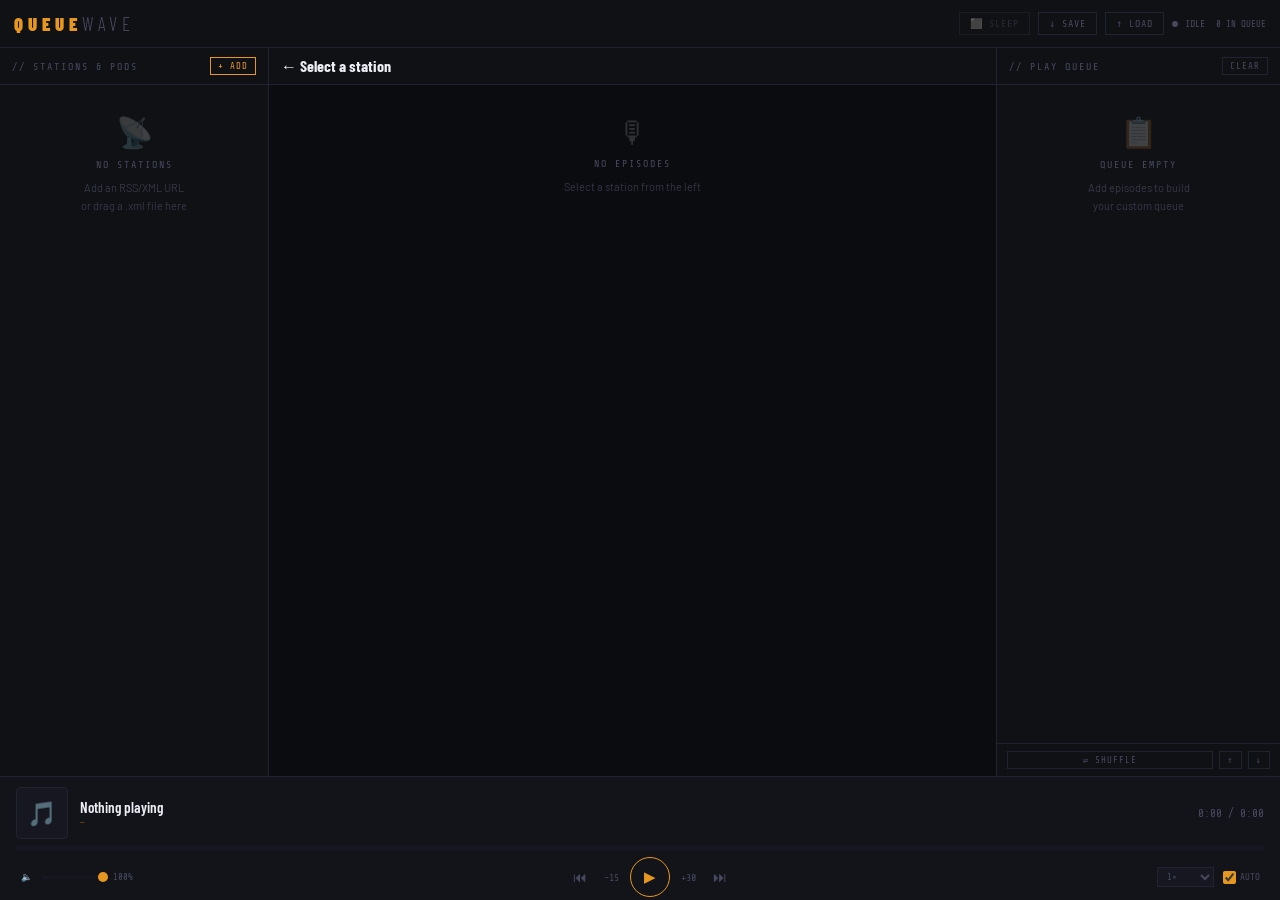
<file: html/bak/qWave.html>
<!DOCTYPE html>
<html lang="en">
<head>
<meta charset="UTF-8">
<meta name="viewport" content="width=device-width, initial-scale=1.0">
<title>QueueWave</title>
<link href="https://fonts.googleapis.com/css2?family=Share+Tech+Mono&family=Barlow+Condensed:wght@300;400;600;700;900&family=Barlow:wght@300;400;500&display=swap" rel="stylesheet">
<link rel="stylesheet" href="qWave.css">
</head>
<body>

<!-- BLACKOUT -->
<div id="blackout" onclick="exitBlackout()">
  <div id="blackout-hint">CLICK ANYWHERE TO WAKE</div>
</div>
<audio id="audio" preload="metadata"></audio>

<!-- HEADER -->
<header>
  <div class="logo">Queue<span>wave</span></div>
  <button class="hbtn sleep" onclick="enterBlackout()" title="B — Blackout / Sleep screen">⬛ SLEEP</button>
  <button class="hbtn" onclick="exportJSON()" title="Save stations & queue to file">↓ SAVE</button>
  <button class="hbtn" onclick="id('importFile').click()" title="Load saved .json file">↑ LOAD</button>
  <input type="file" id="importFile" accept=".json" onchange="importJSON(event)">
  <div class="status">
    <span class="dot" id="sdot"></span>
    <span id="stxt">IDLE</span>
    <span id="qct" style="margin-left:4px;font-size:9px;">0 IN QUEUE</span>
  </div>
</header>

<!-- THREE-COLUMN GRID -->
<div class="grid">

  <!-- ═══ FEEDS ═════════════════════════════════════════════════════ -->
  <div class="panel">
    <div class="ph">
      <span class="pt">// STATIONS &amp; PODS</span>
      <button class="btn pri sm" onclick="toggleForm()">+ ADD</button>
    </div>

    <div class="add-form" id="addForm">
      <div class="add-form-inner">
        <input type="url" id="urlInput" placeholder="https://feeds.example.com/rss.xml">
        <button class="btn pri" onclick="doURL()" style="width:100%">LOAD URL</button>
        <div class="or-sep">— or —</div>
        <label class="drop-zone" for="xmlFile">📂 DROP OR CLICK TO LOAD XML</label>
        <input type="file" id="xmlFile" accept=".xml,.rss" onchange="doFile(event)">
        <button class="btn sm" onclick="toggleForm()" style="align-self:flex-end">CANCEL</button>
      </div>
    </div>

    <div class="scroll" id="feedList">
      <div class="empty">
        <div class="empty-ico">📡</div>
        <div class="empty-ttl">No Stations</div>
        <div class="empty-sub">Add an RSS/XML URL<br>or drag a .xml file here</div>
      </div>
    </div>
  </div>

  <!-- ═══ EPISODES ══════════════════════════════════════════════════ -->
  <div class="panel" style="background:var(--bg);">
    <div class="ep-bar">
      <div class="ep-feed-title" id="epTitle">← Select a station</div>
      <button class="btn sm" id="addAllBtn" onclick="addAll()" style="display:none">+ ADD ALL</button>
    </div>
    <div class="scroll" id="epList">
      <div class="empty">
        <div class="empty-ico">🎙</div>
        <div class="empty-ttl">No Episodes</div>
        <div class="empty-sub">Select a station from the left</div>
      </div>
    </div>
  </div>

  <!-- ═══ QUEUE ═════════════════════════════════════════════════════ -->
  <div class="panel">
    <div class="ph">
      <span class="pt">// PLAY QUEUE</span>
      <button class="btn sm danger" onclick="clearQ()">CLEAR</button>
    </div>
    <div class="scroll" id="qList">
      <div class="empty">
        <div class="empty-ico">📋</div>
        <div class="empty-ttl">Queue Empty</div>
        <div class="empty-sub">Add episodes to build<br>your custom queue</div>
      </div>
    </div>
    <div class="pf">
      <button class="btn sm" onclick="shuffleQ()" style="flex:1">⇌ SHUFFLE</button>
      <button class="btn sm" onclick="moveUp()" title="Move selected up">↑</button>
      <button class="btn sm" onclick="moveDown()" title="Move selected down">↓</button>
    </div>
  </div>

</div><!-- /grid -->

<!-- ═══ PLAYER ═══════════════════════════════════════════════════════ -->
<div class="player">
  <div class="player-top">
    <div class="np-art" id="npArt">🎵</div>
    <div class="np-info">
      <div class="np-title" id="npTitle">Nothing playing</div>
      <div class="np-feed" id="npFeed">—</div>
    </div>
    <div class="np-time">
      <span id="curT">0:00</span> / <span id="totT">0:00</span>
    </div>
  </div>

  <div class="prog-wrap">
    <div class="prog" id="prog" onclick="seek(event)">
      <div class="prog-fill" id="progFill"></div>
    </div>
  </div>

  <div class="ctrl-row">
    <div class="mono-lbl">🔈</div>
    <input type="range" class="vol-sl" id="volSl" min="0" max="1" step="0.02" value="1" oninput="setVol(this.value)">
    <span class="vol-pct" id="volPct">100%</span>
    <div class="spc"></div>
    <button class="ctrl" onclick="prevTrack()" title="Prev / Restart">⏮</button>
    <button class="ctrl" onclick="skip(-15)" title="-15s" style="font-family:var(--mono);font-size:10px;">-15</button>
    <button class="ctrl play" id="playBtn" onclick="togglePlay()">▶</button>
    <button class="ctrl" onclick="skip(30)" title="+30s" style="font-family:var(--mono);font-size:10px;">+30</button>
    <button class="ctrl" onclick="nextTrack()" title="Next">⏭</button>
    <div class="spc"></div>
    <select class="spd" id="spd" onchange="setSpd(this.value)">
      <option value="0.75">0.75×</option>
      <option value="1" selected>1×</option>
      <option value="1.25">1.25×</option>
      <option value="1.5">1.5×</option>
      <option value="1.75">1.75×</option>
      <option value="2">2×</option>
    </select>
    <label class="auto-lbl"><input type="checkbox" id="autoAdv" checked> AUTO</label>
  </div>
</div>

<div id="toast"></div>

<script src="qWave.js"></script>
</body>
</html>
</file>
<file: css.css>
*,*::before,*::after{box-sizing:border-box;margin:0;padding:0;}
html,body{height:100%;overflow:hidden;}
:root{
  --bg:#0b0c0f; --bg2:#101114; --bg3:#161720; --panel:#13141a;
  --border:#222330; --border2:#1c1d28;
  --amber:#e8971e; --amber-lo:#7a4e08; --amber-glow:rgba(232,151,30,.13);
  --green:#38d47e; --red:#e05555; --blue:#4a9eff;
  --text:#bfc0cc; --dim:#484960; --bright:#ededf5;
  --mono:'Share Tech Mono',monospace;
  --cond:'Barlow Condensed',sans-serif;
  --sans:'Barlow',sans-serif;
  --hdr:48px; --ply:124px;
}
body{background:var(--bg);color:var(--text);font-family:var(--sans);display:flex;flex-direction:column;}

/* BLACKOUT */
#blackout{display:none;position:fixed;inset:0;background:#000;z-index:9999;cursor:pointer;}
#blackout.on{display:block;}
#bo-hint{position:absolute;bottom:32px;left:50%;transform:translateX(-50%);font-family:var(--mono);font-size:11px;color:#1a1a1a;letter-spacing:3px;animation:fadeHint 4s ease forwards;}
@keyframes fadeHint{0%{color:#333}80%{color:#333}100%{color:#000}}

/* HEADER */
header{flex:0 0 var(--hdr);height:var(--hdr);background:var(--bg2);border-bottom:1px solid var(--border);display:flex;align-items:center;padding:0 14px;gap:8px;z-index:20;}
.logo{font-family:var(--cond);font-weight:900;font-size:19px;letter-spacing:5px;color:var(--amber);text-transform:uppercase;margin-right:auto;}
.logo span{color:var(--dim);font-weight:300;}
.hbtn{font-family:var(--mono);font-size:10px;background:transparent;border:1px solid var(--border);color:var(--dim);padding:5px 10px;cursor:pointer;letter-spacing:1px;transition:all .15s;white-space:nowrap;}
.hbtn:hover{border-color:var(--amber);color:var(--amber);}
.hbtn.sleep{border-color:#1c1c24;color:#2a2a35;}
.hbtn.sleep:hover{border-color:#44445a;color:#888;background:#0a0a0c;}
.status{display:flex;align-items:center;gap:7px;font-family:var(--mono);font-size:10px;color:var(--dim);white-space:nowrap;}
.dot{width:6px;height:6px;border-radius:50%;background:var(--dim);}
.dot.live{background:var(--green);box-shadow:0 0 5px var(--green);animation:blink 2s infinite;}
@keyframes blink{0%,100%{opacity:1}50%{opacity:.25}}

/* GRID */
.grid{flex:1;min-height:0;display:grid;grid-template-columns:268px 1fr 284px;overflow:hidden;}

/* PANELS */
.panel{display:flex;flex-direction:column;overflow:hidden;background:var(--bg2);}
.panel+.panel{border-left:1px solid var(--border);}
.ph{flex:0 0 auto;padding:9px 12px;border-bottom:1px solid var(--border);display:flex;align-items:center;gap:6px;background:var(--bg2);}
.pt{font-family:var(--mono);font-size:10px;color:var(--dim);letter-spacing:2px;flex:1;}
.pf{flex:0 0 auto;border-top:1px solid var(--border);padding:7px 10px;display:flex;gap:6px;align-items:center;}
.scroll{flex:1;min-height:0;overflow-y:auto;overflow-x:hidden;}
::-webkit-scrollbar{width:3px;} ::-webkit-scrollbar-track{background:transparent;} ::-webkit-scrollbar-thumb{background:var(--border);} ::-webkit-scrollbar-thumb:hover{background:var(--amber-lo);}

/* BUTTONS */
.btn{font-family:var(--mono);font-size:10px;background:transparent;border:1px solid var(--border);color:var(--dim);padding:5px 9px;cursor:pointer;transition:all .15s;letter-spacing:1px;white-space:nowrap;}
.btn:hover{border-color:var(--amber);color:var(--amber);}
.btn.pri{border-color:var(--amber);color:var(--amber);}
.btn.pri:hover{background:var(--amber);color:#000;}
.btn.sm{padding:3px 7px;font-size:9px;}
.btn.danger:hover{border-color:var(--red);color:var(--red);}

/* INPUTS */
input[type=url],input[type=text]{width:100%;background:var(--bg);border:1px solid var(--border);color:var(--bright);font-family:var(--mono);font-size:11px;padding:7px 9px;outline:none;transition:border-color .15s;}
input:focus{border-color:var(--amber);} input::placeholder{color:var(--dim);} input[type=file]{display:none;}
input[type=range]{-webkit-appearance:none;height:3px;background:var(--bg3);outline:none;cursor:pointer;}
input[type=range]::-webkit-slider-thumb{-webkit-appearance:none;width:10px;height:10px;background:var(--amber);border-radius:50%;}
select.sort-sel{background:var(--bg3);border:1px solid var(--border);color:var(--dim);font-family:var(--mono);font-size:9px;padding:3px 5px;cursor:pointer;outline:none;flex:1;}
select.sort-sel:hover,select.sort-sel:focus{border-color:var(--amber);color:var(--amber);}

/* ADD FORM */
.add-form{flex:0 0 auto;overflow:hidden;max-height:0;transition:max-height .25s ease;background:var(--bg3);}
.add-form.open{max-height:230px;border-bottom:1px solid var(--border);}
.add-form-inner{padding:10px;display:flex;flex-direction:column;gap:7px;}
.drop-zone{border:1px dashed var(--border);padding:8px;text-align:center;font-family:var(--mono);font-size:10px;color:var(--dim);cursor:pointer;transition:all .15s;}
.drop-zone:hover{border-color:var(--amber);color:var(--amber);}
.or-sep{text-align:center;font-family:var(--mono);font-size:9px;color:var(--dim);}

/* SEARCH PANEL */
.search-panel{flex:0 0 auto;overflow:hidden;max-height:0;transition:max-height .3s ease;background:var(--bg3);}
.search-panel.open{max-height:480px;border-bottom:1px solid var(--border);}
.search-inner{padding:10px;display:flex;flex-direction:column;gap:7px;}
.search-row{display:flex;gap:6px;}
.search-row input{flex:1;}
.search-row button{flex-shrink:0;}
.search-results{overflow-y:auto;max-height:360px;}
.sr-card{
  padding:9px 10px;border-bottom:1px solid var(--border2);
  display:flex;gap:9px;align-items:flex-start;
  transition:background .1s;
}
.sr-card:hover{background:rgba(255,255,255,.03);}
.sr-art{
  width:42px;height:42px;flex-shrink:0;border-radius:3px;
  background:var(--bg);border:1px solid var(--border);
  overflow:hidden;display:flex;align-items:center;justify-content:center;font-size:18px;
}
.sr-art img{width:100%;height:100%;object-fit:cover;display:block;}
.sr-info{flex:1;min-width:0;}
.sr-name{font-family:var(--cond);font-weight:600;font-size:13px;color:var(--bright);white-space:nowrap;overflow:hidden;text-overflow:ellipsis;}
.sr-author{font-family:var(--mono);font-size:9px;color:var(--dim);margin-top:1px;white-space:nowrap;overflow:hidden;text-overflow:ellipsis;}
.sr-meta{font-family:var(--mono);font-size:9px;color:var(--amber-lo);margin-top:2px;}
.sr-add{
  flex-shrink:0;align-self:center;
  font-family:var(--mono);font-size:9px;
  background:none;border:1px solid var(--border);
  color:var(--amber);padding:3px 8px;cursor:pointer;
  transition:all .15s;white-space:nowrap;
}
.sr-add:hover{background:var(--amber);color:#000;border-color:var(--amber);}
.sr-add:disabled{color:var(--dim);border-color:var(--border2);cursor:default;background:transparent;}
.sr-none{padding:16px;text-align:center;font-family:var(--mono);font-size:10px;color:var(--dim);}
.search-tabs{display:flex;gap:0;border-bottom:1px solid var(--border);}
.stab{
  flex:1;padding:5px 0;text-align:center;
  font-family:var(--mono);font-size:9px;letter-spacing:1px;
  color:var(--dim);cursor:pointer;border:none;background:transparent;
  border-bottom:2px solid transparent;transition:all .15s;
}
.stab.on{color:var(--amber);border-bottom-color:var(--amber);}
.stab:hover{color:var(--text);}

/* FEED LIST */
.feed-row{
  padding:9px 10px 9px 12px;border-bottom:1px solid var(--border2);
  display:flex;align-items:center;gap:9px;
  cursor:grab;transition:background .1s;position:relative;
}
.feed-row:active{cursor:grabbing;}
.feed-row:hover{background:rgba(255,255,255,.02);}
.feed-row.active{background:var(--amber-glow);}
.feed-row.active::before{content:'';position:absolute;left:0;top:0;bottom:0;width:2px;background:var(--amber);}
.feed-row.drag-src{opacity:.3;}
.feed-row.drop-before{border-top:2px solid var(--amber);}
.feed-row.drop-after{border-bottom:2px solid var(--amber);}
.feed-art{width:36px;height:36px;flex-shrink:0;border-radius:3px;background:var(--bg3);border:1px solid var(--border);overflow:hidden;display:flex;align-items:center;justify-content:center;font-size:15px;pointer-events:none;}
.feed-art img{width:100%;height:100%;object-fit:cover;display:block;}
.feed-meta{flex:1;min-width:0;pointer-events:none;}
.feed-name{font-family:var(--cond);font-weight:600;font-size:13px;color:var(--bright);white-space:nowrap;overflow:hidden;text-overflow:ellipsis;}
.feed-ct{font-family:var(--mono);font-size:9px;color:var(--dim);margin-top:2px;}
.feed-actions{display:flex;gap:3px;opacity:0;transition:opacity .15s;flex-shrink:0;}
.feed-row:hover .feed-actions{opacity:1;}
.feed-ico-btn{background:none;border:none;cursor:pointer;font-size:12px;padding:3px 4px;color:var(--dim);transition:color .15s;}
.feed-ico-btn:hover{color:var(--amber);}
.feed-ico-btn.red:hover{color:var(--red);}
.feed-ico-btn.spinning{animation:spin .7s linear infinite;display:inline-block;}
@keyframes spin{to{transform:rotate(360deg)}}

/* EP BAR */
.ep-bar{flex:0 0 auto;padding:8px 12px;border-bottom:1px solid var(--border);display:flex;align-items:center;gap:8px;background:var(--bg2);}
.ep-feed-title{font-family:var(--cond);font-weight:700;font-size:16px;color:var(--bright);flex:1;min-width:0;white-space:nowrap;overflow:hidden;text-overflow:ellipsis;}

/* EPISODE ROWS */
.ep-row{padding:9px 12px;border-bottom:1px solid var(--border2);display:flex;gap:10px;transition:background .1s;cursor:grab;position:relative;}
.ep-row:active{cursor:grabbing;}
.ep-row:hover{background:rgba(255,255,255,.025);}
.ep-row.playing{background:var(--amber-glow);border-left:2px solid var(--amber);}
.ep-row.inq{opacity:.45;}
.ep-row.drag-src{opacity:.3;}
.ep-thumb{width:54px;height:54px;flex-shrink:0;border-radius:3px;background:var(--bg3);border:1px solid var(--border);overflow:hidden;display:flex;align-items:center;justify-content:center;font-size:22px;color:var(--dim);align-self:flex-start;}
.ep-thumb img{width:100%;height:100%;object-fit:cover;display:block;}
.ep-body{flex:1;min-width:0;pointer-events:none;}
.ep-title{font-size:13px;font-weight:500;color:var(--bright);line-height:1.35;display:-webkit-box;-webkit-line-clamp:2;-webkit-box-orient:vertical;overflow:hidden;}
.ep-meta{font-family:var(--mono);font-size:9px;color:var(--dim);margin:3px 0;display:flex;gap:10px;flex-wrap:wrap;}
.ep-desc{font-size:11px;color:var(--dim);line-height:1.45;display:-webkit-box;-webkit-line-clamp:2;-webkit-box-orient:vertical;overflow:hidden;cursor:help;}
.ep-btns{display:flex;flex-direction:column;gap:4px;flex-shrink:0;align-items:flex-end;}
.ep-add,.ep-play{opacity:0;font-family:var(--mono);font-size:9px;background:none;border:1px solid var(--border);padding:3px 7px;cursor:pointer;transition:all .15s;white-space:nowrap;}
.ep-row:hover .ep-add,.ep-row:hover .ep-play{opacity:1;}
.ep-add{color:var(--amber);}
.ep-add:hover{background:var(--amber);color:#000;border-color:var(--amber);}
.ep-add.done{color:var(--dim);cursor:default;}
.ep-add.done:hover{background:transparent;color:var(--dim);border-color:var(--border);}
.ep-play{color:var(--dim);}
.ep-play:hover{border-color:var(--green);color:var(--green);}

/* DESCRIPTION TOOLTIP */
#desc-tip{
  display:none;position:fixed;z-index:5000;
  max-width:320px;min-width:180px;
  background:var(--bg3);border:1px solid var(--border);
  padding:10px 12px;
  font-family:var(--sans);font-size:11px;color:var(--text);line-height:1.55;
  box-shadow:0 8px 28px rgba(0,0,0,.7);
  pointer-events:none;
}
#desc-tip.on{display:block;}
#desc-tip-title{font-family:var(--cond);font-weight:700;font-size:13px;color:var(--bright);margin-bottom:6px;}

/* QUEUE ROWS */
.q-row{padding:8px 10px;border-bottom:1px solid var(--border2);display:flex;gap:7px;align-items:flex-start;cursor:grab;transition:background .1s;position:relative;}
.q-row:active{cursor:grabbing;}
.q-row:hover{background:rgba(255,255,255,.02);}
.q-row.cur{background:var(--amber-glow);}
.q-row.sel{box-shadow:inset 0 0 0 1px var(--border);}
.q-row.drag-src{opacity:.3;}
.q-row.drop-before{border-top:2px solid var(--amber);}
.q-num{font-family:var(--mono);font-size:9px;color:var(--dim);width:18px;flex-shrink:0;padding-top:2px;}
.q-art{width:32px;height:32px;flex-shrink:0;border-radius:2px;background:var(--bg3);overflow:hidden;display:flex;align-items:center;justify-content:center;font-size:13px;}
.q-art img{width:100%;height:100%;object-fit:cover;display:block;}
.q-info{flex:1;min-width:0;pointer-events:none;}
.q-title{font-size:11px;color:var(--bright);line-height:1.35;display:-webkit-box;-webkit-line-clamp:2;-webkit-box-orient:vertical;overflow:hidden;}
.q-feed{font-family:var(--mono);font-size:9px;color:var(--amber-lo);margin-top:2px;}
.q-del{opacity:0;background:none;border:none;color:var(--red);cursor:pointer;font-size:11px;padding:1px 2px;transition:opacity .15s;flex-shrink:0;}
.q-row:hover .q-del{opacity:1;}
#qList.drop-active{outline:2px dashed var(--amber);outline-offset:-3px;}
#qList.drop-end::after{content:'';display:block;height:2px;background:var(--amber);margin:0 10px;}

/* TOUCH GHOST */
.dnd-ghost{position:fixed;pointer-events:none;z-index:8000;background:var(--bg3);border:1px solid var(--amber);padding:6px 10px;font-family:var(--mono);font-size:10px;color:var(--amber);max-width:220px;white-space:nowrap;overflow:hidden;text-overflow:ellipsis;box-shadow:0 8px 24px rgba(0,0,0,.7);opacity:.9;}

/* PLAYER */
.player{flex:0 0 var(--ply);height:var(--ply);background:var(--panel);border-top:1px solid var(--border);padding:10px 16px 8px;display:flex;flex-direction:column;gap:7px;}
.player-top{display:flex;align-items:center;gap:12px;}
.np-art{width:52px;height:52px;flex-shrink:0;border-radius:4px;background:var(--bg3);border:1px solid var(--border);overflow:hidden;display:flex;align-items:center;justify-content:center;font-size:24px;position:relative;}
.np-art img{width:100%;height:100%;object-fit:cover;display:block;}
.np-art.playing::after{content:'';position:absolute;inset:-3px;border:1px solid var(--amber);border-radius:5px;animation:pulse 2s infinite;}
@keyframes pulse{0%,100%{opacity:.9}50%{opacity:.15}}
.np-info{flex:1;min-width:0;}
.np-title{font-family:var(--cond);font-weight:600;font-size:15px;color:var(--bright);white-space:nowrap;overflow:hidden;text-overflow:ellipsis;}
.np-feed{font-family:var(--mono);font-size:9px;color:var(--amber-lo);margin-top:2px;}
.np-time{font-family:var(--mono);font-size:11px;color:var(--dim);white-space:nowrap;}
.prog-wrap{display:flex;align-items:center;}
.prog{flex:1;height:4px;background:var(--bg3);cursor:pointer;position:relative;transition:height .1s;}
.prog:hover{height:6px;}
.prog-fill{height:100%;background:var(--amber);width:0%;pointer-events:none;transition:width .2s linear;}
.ctrl-row{display:flex;align-items:center;gap:5px;}
.ctrl{background:none;border:none;color:var(--dim);cursor:pointer;padding:4px 6px;font-size:14px;transition:color .15s;display:flex;align-items:center;}
.ctrl:hover{color:var(--bright);}
.ctrl.play{width:40px;height:40px;border:1px solid var(--amber);color:var(--amber);border-radius:50%;font-size:15px;justify-content:center;transition:all .15s;}
.ctrl.play:hover{background:var(--amber);color:#000;}
.spc{flex:1;}
.mono-lbl{font-family:var(--mono);font-size:9px;color:var(--dim);padding:4px 5px;}
.vol-sl{width:66px;}
.vol-pct{font-family:var(--mono);font-size:9px;color:var(--dim);width:30px;}
select.spd{background:var(--bg3);border:1px solid var(--border);color:var(--dim);font-family:var(--mono);font-size:9px;padding:3px 5px;cursor:pointer;outline:none;}
select.spd:hover{border-color:var(--amber);color:var(--amber);}
.auto-lbl{font-family:var(--mono);font-size:9px;color:var(--dim);display:flex;align-items:center;gap:4px;cursor:pointer;padding:4px;}
.auto-lbl input{accent-color:var(--amber);}
audio{display:none;}

/* EMPTY / LOADING */
.empty{display:flex;flex-direction:column;align-items:center;justify-content:center;padding:28px 16px;gap:9px;text-align:center;}
.empty-ico{font-size:30px;opacity:.2;} .empty-ttl{font-family:var(--mono);font-size:10px;color:var(--dim);letter-spacing:2px;text-transform:uppercase;} .empty-sub{font-size:11px;color:var(--dim);line-height:1.6;opacity:.7;}
.loading{display:flex;align-items:center;justify-content:center;gap:9px;padding:22px;font-family:var(--mono);font-size:10px;color:var(--dim);}
.spin{width:12px;height:12px;border-radius:50%;border:2px solid var(--border);border-top-color:var(--amber);animation:spin .6s linear infinite;display:inline-block;}

/* TOAST */
#toast{position:fixed;bottom:calc(var(--ply) + 10px);left:50%;transform:translateX(-50%) translateY(6px);background:var(--amber);color:#000;font-family:var(--mono);font-size:10px;padding:6px 14px;letter-spacing:1px;opacity:0;transition:all .2s;pointer-events:none;z-index:1000;white-space:nowrap;max-width:90vw;overflow:hidden;text-overflow:ellipsis;}
#toast.on{opacity:1;transform:translateX(-50%) translateY(0);}

/* NEW BADGE */
.badge-new{display:inline-block;background:var(--green);color:#000;font-family:var(--mono);font-size:8px;padding:1px 4px;margin-left:5px;vertical-align:middle;letter-spacing:1px;}

/* ═══════════════════════════════════════════════════════════════
   MOBILE — single pane + bottom tab bar
   ═══════════════════════════════════════════════════════════════ */

/* Bottom tab bar — hidden on desktop */
#mob-tabs{display:none;}

@media(max-width:700px){

  :root{ --hdr:44px; --ply:108px; --mob-tabs:52px; }

  /* ── header collapses ── */
  header{padding:0 10px;gap:6px;}
  .logo{font-size:16px;letter-spacing:3px;}
  /* hide the text header buttons; keep sleep + status */
  .hbtn-hide{display:none;}
  .status{gap:5px;}
  #qct{display:none;}

  /* ── grid becomes a stack; each panel is full-screen ── */
  .grid{
    grid-template-columns:1fr;
    grid-template-rows:1fr;
    position:relative;
  }

  /* all panels absolute, only the active one visible */
  .panel{
    position:absolute;inset:0;
    transition:transform .22s ease, opacity .22s ease;
    transform:translateX(100%);
    opacity:0;
    pointer-events:none;
    z-index:1;
  }
  .panel.mob-active{
    transform:translateX(0);
    opacity:1;
    pointer-events:auto;
    z-index:2;
  }

  /* ── player shrinks ── */
  .player{
    padding:8px 10px 6px;
    gap:5px;
    --ply:108px;
    height:var(--ply);
    flex:0 0 var(--ply);
  }
  .np-art{width:40px;height:40px;font-size:18px;}
  .np-title{font-size:13px;}
  .vol-sl{width:52px;}
  .vol-pct{display:none;}
  .mono-lbl{display:none;}
  /* hide speed + auto on very small screens, show on slightly bigger */
  select.spd{font-size:8px;padding:2px 3px;}
  .auto-lbl{font-size:8px;padding:2px;}
  .np-time{font-size:10px;}
  .ctrl{font-size:16px;padding:5px 7px;}
  .ctrl.play{width:44px;height:44px;font-size:17px;}
  .prog{height:5px;}

  /* ── episode & queue buttons always visible on mobile ── */
  .ep-add,.ep-play{opacity:1 !important;}
  .q-del{opacity:1 !important;}
  .feed-actions{opacity:1 !important;}

  /* make touch targets bigger */
  .ep-add,.ep-play,.sr-add{padding:6px 10px;font-size:10px;}
  .q-del{font-size:14px;padding:4px 6px;}
  .feed-ico-btn{font-size:14px;padding:5px 6px;}

  /* episode thumb smaller */
  .ep-thumb{width:44px;height:44px;font-size:18px;}

  /* search panel max-height bigger so results show */
  .search-panel.open{max-height:60vh;}
  .search-results{max-height:calc(60vh - 120px);}

  /* toast above tab bar */
  #toast{bottom:calc(var(--ply) + var(--mob-tabs) + 6px);}

  /* ── BOTTOM TAB BAR ── */
  #mob-tabs{
    display:flex;
    flex:0 0 var(--mob-tabs);
    height:var(--mob-tabs);
    background:var(--bg2);
    border-top:1px solid var(--border);
    z-index:30;
  }
  .mtab{
    flex:1;display:flex;flex-direction:column;
    align-items:center;justify-content:center;gap:3px;
    background:none;border:none;cursor:pointer;
    font-family:var(--mono);font-size:8px;letter-spacing:1px;
    color:var(--dim);padding:6px 0;
    transition:color .15s;position:relative;
  }
  .mtab.on{color:var(--amber);}
  .mtab.on::before{
    content:'';position:absolute;top:0;left:20%;right:20%;
    height:2px;background:var(--amber);
  }
  .mtab-ico{font-size:18px;line-height:1;}
  .mtab-lbl{text-transform:uppercase;}

  /* queue badge */
  .mtab .q-badge{
    position:absolute;top:6px;right:calc(50% - 18px);
    background:var(--amber);color:#000;
    font-family:var(--mono);font-size:8px;
    padding:0 4px;border-radius:8px;
    min-width:14px;text-align:center;line-height:14px;
    display:none;
  }
  .mtab .q-badge.has{display:block;}

  /* episode panel: hide the desc tooltip on mobile (use native scroll) */
  #desc-tip{display:none !important;}

  /* header: show a compact menu for save/load/refresh */
  #mob-menu-btn{display:flex !important;}
  #mob-menu{position:fixed;top:var(--hdr);right:0;
    background:var(--bg2);border:1px solid var(--border);
    border-top:none;z-index:50;flex-direction:column;min-width:140px;}
  #mob-menu.on{display:flex !important;}
  #mob-menu .hbtn{border:none;border-bottom:1px solid var(--border);
    padding:11px 16px;text-align:left;width:100%;}
}

/* mid-range: 701–900px — 2 columns (feeds hidden, episodes+queue) */
@media(min-width:701px) and (max-width:900px){
  .grid{grid-template-columns:1fr 260px;}
  .panel:first-child{display:none;}
  #mob-tabs{display:none;}
  #mob-menu-btn{display:none !important;}
}

/* hide mob-menu-btn and mob-menu on desktop always */
#mob-menu-btn{display:none;}
#mob-menu{display:none;}
#mob-sleep-btn{display:none;}
</file>
<file: html/bak/qWave.css>
*,*::before,*::after{box-sizing:border-box;margin:0;padding:0;}
html,body{height:100%;overflow:hidden;}
:root{
  --bg:#0b0c0f; --bg2:#101114; --bg3:#161720; --panel:#13141a;
  --border:#222330; --border2:#1c1d28;
  --amber:#e8971e; --amber-lo:#7a4e08; --amber-glow:rgba(232,151,30,.13);
  --green:#38d47e; --red:#e05555;
  --text:#bfc0cc; --dim:#484960; --bright:#ededf5;
  --mono:'Share Tech Mono',monospace;
  --cond:'Barlow Condensed',sans-serif;
  --sans:'Barlow',sans-serif;
  --hdr:48px; --ply:124px;
}
body{background:var(--bg);color:var(--text);font-family:var(--sans);display:flex;flex-direction:column;}
 
/* BLACKOUT */
#blackout{display:none;position:fixed;inset:0;background:#000;z-index:9999;cursor:pointer;}
#blackout.on{display:block;}
#bo-hint{position:absolute;bottom:32px;left:50%;transform:translateX(-50%);font-family:var(--mono);font-size:11px;color:#1a1a1a;letter-spacing:3px;animation:fadeHint 4s ease forwards;}
@keyframes fadeHint{0%{color:#333}80%{color:#333}100%{color:#000}}
 
/* HEADER */
header{flex:0 0 var(--hdr);height:var(--hdr);background:var(--bg2);border-bottom:1px solid var(--border);display:flex;align-items:center;padding:0 14px;gap:8px;z-index:20;}
.logo{font-family:var(--cond);font-weight:900;font-size:19px;letter-spacing:5px;color:var(--amber);text-transform:uppercase;margin-right:auto;}
.logo span{color:var(--dim);font-weight:300;}
.hbtn{font-family:var(--mono);font-size:10px;background:transparent;border:1px solid var(--border);color:var(--dim);padding:5px 10px;cursor:pointer;letter-spacing:1px;transition:all .15s;white-space:nowrap;}
.hbtn:hover{border-color:var(--amber);color:var(--amber);}
.hbtn.sleep{border-color:#1c1c24;color:#2a2a35;}
.hbtn.sleep:hover{border-color:#44445a;color:#888;background:#0a0a0c;}
.status{display:flex;align-items:center;gap:7px;font-family:var(--mono);font-size:10px;color:var(--dim);white-space:nowrap;}
.dot{width:6px;height:6px;border-radius:50%;background:var(--dim);}
.dot.live{background:var(--green);box-shadow:0 0 5px var(--green);animation:blink 2s infinite;}
@keyframes blink{0%,100%{opacity:1}50%{opacity:.25}}
 
/* GRID */
.grid{flex:1;min-height:0;display:grid;grid-template-columns:268px 1fr 284px;overflow:hidden;}
 
/* PANELS */
.panel{display:flex;flex-direction:column;overflow:hidden;background:var(--bg2);}
.panel+.panel{border-left:1px solid var(--border);}
.ph{flex:0 0 auto;padding:9px 12px;border-bottom:1px solid var(--border);display:flex;align-items:center;gap:8px;background:var(--bg2);}
.pt{font-family:var(--mono);font-size:10px;color:var(--dim);letter-spacing:2px;flex:1;}
.pf{flex:0 0 auto;border-top:1px solid var(--border);padding:7px 10px;display:flex;gap:6px;}
.scroll{flex:1;min-height:0;overflow-y:auto;overflow-x:hidden;}
::-webkit-scrollbar{width:3px;} ::-webkit-scrollbar-track{background:transparent;} ::-webkit-scrollbar-thumb{background:var(--border);} ::-webkit-scrollbar-thumb:hover{background:var(--amber-lo);}
 
/* BUTTONS */
.btn{font-family:var(--mono);font-size:10px;background:transparent;border:1px solid var(--border);color:var(--dim);padding:5px 9px;cursor:pointer;transition:all .15s;letter-spacing:1px;white-space:nowrap;}
.btn:hover{border-color:var(--amber);color:var(--amber);}
.btn.pri{border-color:var(--amber);color:var(--amber);}
.btn.pri:hover{background:var(--amber);color:#000;}
.btn.sm{padding:3px 7px;font-size:9px;}
.btn.danger:hover{border-color:var(--red);color:var(--red);}
 
/* INPUTS */
input[type=url],input[type=text]{width:100%;background:var(--bg);border:1px solid var(--border);color:var(--bright);font-family:var(--mono);font-size:11px;padding:7px 9px;outline:none;transition:border-color .15s;}
input:focus{border-color:var(--amber);} input::placeholder{color:var(--dim);} input[type=file]{display:none;}
input[type=range]{-webkit-appearance:none;height:3px;background:var(--bg3);outline:none;cursor:pointer;}
input[type=range]::-webkit-slider-thumb{-webkit-appearance:none;width:10px;height:10px;background:var(--amber);border-radius:50%;}
 
/* ADD FORM */
.add-form{flex:0 0 auto;overflow:hidden;max-height:0;transition:max-height .25s ease;background:var(--bg3);}
.add-form.open{max-height:230px;border-bottom:1px solid var(--border);}
.add-form-inner{padding:10px;display:flex;flex-direction:column;gap:7px;}
.drop-zone{border:1px dashed var(--border);padding:8px;text-align:center;font-family:var(--mono);font-size:10px;color:var(--dim);cursor:pointer;transition:all .15s;}
.drop-zone:hover{border-color:var(--amber);color:var(--amber);}
.or-sep{text-align:center;font-family:var(--mono);font-size:9px;color:var(--dim);}
 
/* FEED LIST */
.feed-row{padding:9px 12px;border-bottom:1px solid var(--border2);display:flex;align-items:center;gap:9px;cursor:pointer;transition:background .1s;position:relative;}
.feed-row:hover{background:rgba(255,255,255,.02);}
.feed-row.active{background:var(--amber-glow);}
.feed-row.active::before{content:'';position:absolute;left:0;top:0;bottom:0;width:2px;background:var(--amber);}
.feed-art{width:36px;height:36px;flex-shrink:0;border-radius:3px;background:var(--bg3);border:1px solid var(--border);overflow:hidden;display:flex;align-items:center;justify-content:center;font-size:15px;}
.feed-art img{width:100%;height:100%;object-fit:cover;display:block;}
.feed-meta{flex:1;min-width:0;}
.feed-name{font-family:var(--cond);font-weight:600;font-size:13px;color:var(--bright);white-space:nowrap;overflow:hidden;text-overflow:ellipsis;}
.feed-ct{font-family:var(--mono);font-size:9px;color:var(--dim);margin-top:2px;}
.feed-del{opacity:0;background:none;border:none;color:var(--red);cursor:pointer;font-size:12px;padding:2px 3px;transition:opacity .15s;flex-shrink:0;}
.feed-row:hover .feed-del{opacity:1;}
 
/* EP BAR */
.ep-bar{flex:0 0 auto;padding:8px 12px;border-bottom:1px solid var(--border);display:flex;align-items:center;gap:8px;background:var(--bg2);}
.ep-feed-title{font-family:var(--cond);font-weight:700;font-size:16px;color:var(--bright);flex:1;min-width:0;white-space:nowrap;overflow:hidden;text-overflow:ellipsis;}
 
/* EPISODE ROWS */
.ep-row{padding:9px 12px;border-bottom:1px solid var(--border2);display:flex;gap:10px;transition:background .1s;cursor:grab;}
.ep-row:active{cursor:grabbing;}
.ep-row:hover{background:rgba(255,255,255,.025);}
.ep-row.playing{background:var(--amber-glow);border-left:2px solid var(--amber);}
.ep-row.inq{opacity:.45;}
.ep-row.drag-src{opacity:.3;}
.ep-thumb{width:54px;height:54px;flex-shrink:0;border-radius:3px;background:var(--bg3);border:1px solid var(--border);overflow:hidden;display:flex;align-items:center;justify-content:center;font-size:22px;color:var(--dim);align-self:flex-start;}
.ep-thumb img{width:100%;height:100%;object-fit:cover;display:block;}
.ep-body{flex:1;min-width:0;pointer-events:none;}
.ep-title{font-size:13px;font-weight:500;color:var(--bright);line-height:1.35;display:-webkit-box;-webkit-line-clamp:2;-webkit-box-orient:vertical;overflow:hidden;}
.ep-meta{font-family:var(--mono);font-size:9px;color:var(--dim);margin:3px 0;display:flex;gap:10px;flex-wrap:wrap;}
.ep-desc{font-size:11px;color:var(--dim);line-height:1.45;display:-webkit-box;-webkit-line-clamp:2;-webkit-box-orient:vertical;overflow:hidden;}
.ep-btns{display:flex;flex-direction:column;gap:4px;flex-shrink:0;align-items:flex-end;}
.ep-add,.ep-play{opacity:0;font-family:var(--mono);font-size:9px;background:none;border:1px solid var(--border);padding:3px 7px;cursor:pointer;transition:all .15s;white-space:nowrap;}
.ep-row:hover .ep-add,.ep-row:hover .ep-play{opacity:1;}
.ep-add{color:var(--amber);}
.ep-add:hover{background:var(--amber);color:#000;border-color:var(--amber);}
.ep-add.done{color:var(--dim);cursor:default;}
.ep-add.done:hover{background:transparent;color:var(--dim);border-color:var(--border);}
.ep-play{color:var(--dim);}
.ep-play:hover{border-color:var(--green);color:var(--green);}
 
/* QUEUE ROWS */
.q-row{padding:8px 10px;border-bottom:1px solid var(--border2);display:flex;gap:7px;align-items:flex-start;cursor:grab;transition:background .1s;position:relative;}
.q-row:active{cursor:grabbing;}
.q-row:hover{background:rgba(255,255,255,.02);}
.q-row.cur{background:var(--amber-glow);}
.q-row.sel{box-shadow:inset 0 0 0 1px var(--border);}
.q-row.drag-src{opacity:.3;}
.q-row.drop-before{border-top:2px solid var(--amber);}
.q-num{font-family:var(--mono);font-size:9px;color:var(--dim);width:18px;flex-shrink:0;padding-top:2px;}
.q-art{width:32px;height:32px;flex-shrink:0;border-radius:2px;background:var(--bg3);overflow:hidden;display:flex;align-items:center;justify-content:center;font-size:13px;}
.q-art img{width:100%;height:100%;object-fit:cover;display:block;}
.q-info{flex:1;min-width:0;pointer-events:none;}
.q-title{font-size:11px;color:var(--bright);line-height:1.35;display:-webkit-box;-webkit-line-clamp:2;-webkit-box-orient:vertical;overflow:hidden;}
.q-feed{font-family:var(--mono);font-size:9px;color:var(--amber-lo);margin-top:2px;}
.q-del{opacity:0;background:none;border:none;color:var(--red);cursor:pointer;font-size:11px;padding:1px 2px;transition:opacity .15s;flex-shrink:0;}
.q-row:hover .q-del{opacity:1;}
#qList.drop-active{outline:2px dashed var(--amber);outline-offset:-3px;}
#qList.drop-end::after{content:'';display:block;height:2px;background:var(--amber);margin:0 10px;}
 
/* TOUCH GHOST */
.dnd-ghost{position:fixed;pointer-events:none;z-index:8000;background:var(--bg3);border:1px solid var(--amber);padding:6px 10px;font-family:var(--mono);font-size:10px;color:var(--amber);max-width:220px;white-space:nowrap;overflow:hidden;text-overflow:ellipsis;box-shadow:0 8px 24px rgba(0,0,0,.7);opacity:.9;}
 
/* PLAYER */
.player{flex:0 0 var(--ply);height:var(--ply);background:var(--panel);border-top:1px solid var(--border);padding:10px 16px 8px;display:flex;flex-direction:column;gap:7px;}
.player-top{display:flex;align-items:center;gap:12px;}
.np-art{width:52px;height:52px;flex-shrink:0;border-radius:4px;background:var(--bg3);border:1px solid var(--border);overflow:hidden;display:flex;align-items:center;justify-content:center;font-size:24px;position:relative;}
.np-art img{width:100%;height:100%;object-fit:cover;display:block;}
.np-art.playing::after{content:'';position:absolute;inset:-3px;border:1px solid var(--amber);border-radius:5px;animation:pulse 2s infinite;}
@keyframes pulse{0%,100%{opacity:.9}50%{opacity:.15}}
.np-info{flex:1;min-width:0;}
.np-title{font-family:var(--cond);font-weight:600;font-size:15px;color:var(--bright);white-space:nowrap;overflow:hidden;text-overflow:ellipsis;}
.np-feed{font-family:var(--mono);font-size:9px;color:var(--amber-lo);margin-top:2px;}
.np-time{font-family:var(--mono);font-size:11px;color:var(--dim);white-space:nowrap;}
.prog-wrap{display:flex;align-items:center;}
.prog{flex:1;height:4px;background:var(--bg3);cursor:pointer;position:relative;transition:height .1s;}
.prog:hover{height:6px;}
.prog-fill{height:100%;background:var(--amber);width:0%;pointer-events:none;transition:width .2s linear;}
.ctrl-row{display:flex;align-items:center;gap:5px;}
.ctrl{background:none;border:none;color:var(--dim);cursor:pointer;padding:4px 6px;font-size:14px;transition:color .15s;display:flex;align-items:center;}
.ctrl:hover{color:var(--bright);}
.ctrl.play{width:40px;height:40px;border:1px solid var(--amber);color:var(--amber);border-radius:50%;font-size:15px;justify-content:center;transition:all .15s;}
.ctrl.play:hover{background:var(--amber);color:#000;}
.spc{flex:1;}
.mono-lbl{font-family:var(--mono);font-size:9px;color:var(--dim);padding:4px 5px;}
.vol-sl{width:66px;}
.vol-pct{font-family:var(--mono);font-size:9px;color:var(--dim);width:30px;}
select.spd{background:var(--bg3);border:1px solid var(--border);color:var(--dim);font-family:var(--mono);font-size:9px;padding:3px 5px;cursor:pointer;outline:none;}
select.spd:hover{border-color:var(--amber);color:var(--amber);}
.auto-lbl{font-family:var(--mono);font-size:9px;color:var(--dim);display:flex;align-items:center;gap:4px;cursor:pointer;padding:4px;}
.auto-lbl input{accent-color:var(--amber);}
audio{display:none;}
 
/* EMPTY / LOADING */
.empty{display:flex;flex-direction:column;align-items:center;justify-content:center;padding:28px 16px;gap:9px;text-align:center;}
.empty-ico{font-size:30px;opacity:.2;} .empty-ttl{font-family:var(--mono);font-size:10px;color:var(--dim);letter-spacing:2px;text-transform:uppercase;} .empty-sub{font-size:11px;color:var(--dim);line-height:1.6;opacity:.7;}
.loading{display:flex;align-items:center;justify-content:center;gap:9px;padding:22px;font-family:var(--mono);font-size:10px;color:var(--dim);}
.spin{width:12px;height:12px;border-radius:50%;border:2px solid var(--border);border-top-color:var(--amber);animation:spin .6s linear infinite;}
@keyframes spin{to{transform:rotate(360deg)}}
 
/* TOAST */
#toast{position:fixed;bottom:calc(var(--ply) + 10px);left:50%;transform:translateX(-50%) translateY(6px);background:var(--amber);color:#000;font-family:var(--mono);font-size:10px;padding:6px 14px;letter-spacing:1px;opacity:0;transition:all .2s;pointer-events:none;z-index:1000;white-space:nowrap;max-width:90vw;overflow:hidden;text-overflow:ellipsis;}
#toast.on{opacity:1;transform:translateX(-50%) translateY(0);}
</file>
